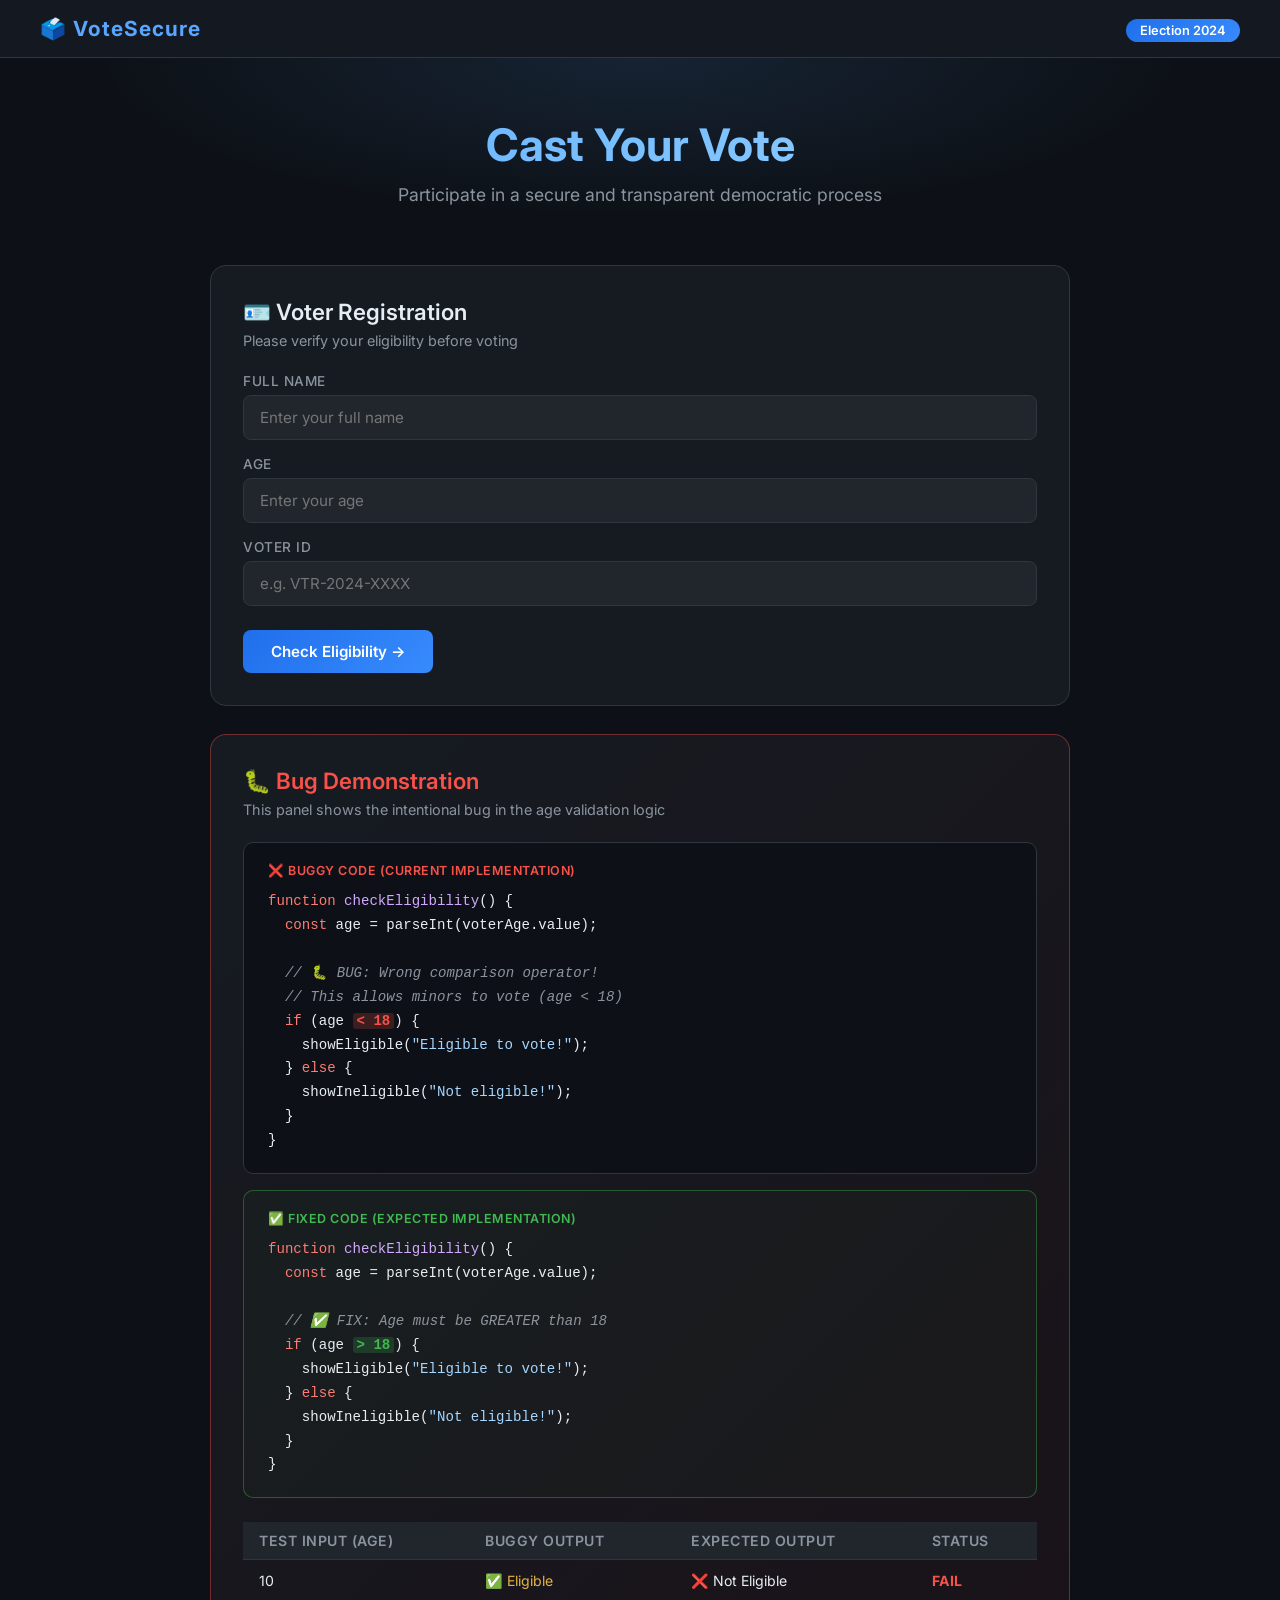
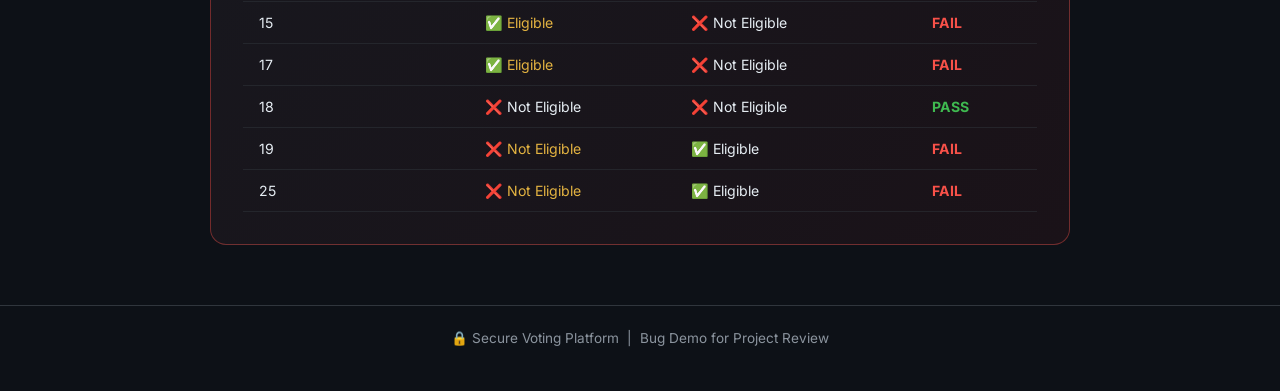
<file: sample_voting_app/index.html>
<!DOCTYPE html>
<html lang="en">
<head>
  <meta charset="UTF-8" />
  <meta name="viewport" content="width=device-width, initial-scale=1.0"/>
  <title>Online Voting System</title>
  <link href="https://fonts.googleapis.com/css2?family=Inter:wght@300;400;500;600;700&display=swap" rel="stylesheet"/>
  <link rel="stylesheet" href="style.css"/>
</head>
<body>

  <!-- ===== HEADER ===== -->
  <header class="header">
    <div class="logo">🗳️ VoteSecure</div>
    <nav>
      <span class="nav-tag">Election 2024</span>
    </nav>
  </header>

  <!-- ===== HERO ===== -->
  <section class="hero">
    <h1>Cast Your Vote</h1>
    <p>Participate in a secure and transparent democratic process</p>
  </section>

  <!-- ===== MAIN CONTENT ===== -->
  <main class="container">

    <!-- VOTER REGISTRATION FORM -->
    <div class="card" id="registration-card">
      <h2>🪪 Voter Registration</h2>
      <p class="subtitle">Please verify your eligibility before voting</p>

      <div class="form-group">
        <label for="voterName">Full Name</label>
        <input type="text" id="voterName" placeholder="Enter your full name" />
      </div>

      <div class="form-group">
        <label for="voterAge">Age</label>
        <input type="number" id="voterAge" placeholder="Enter your age" min="1" max="120"/>
      </div>

      <div class="form-group">
        <label for="voterID">Voter ID</label>
        <input type="text" id="voterID" placeholder="e.g. VTR-2024-XXXX"/>
      </div>

      <button class="btn btn-primary" onclick="checkEligibility()">Check Eligibility →</button>

      <!-- Eligibility Result -->
      <div id="eligibility-result" class="result-box hidden"></div>
    </div>

    <!-- VOTING PANEL (shown after eligibility check) -->
    <div class="card hidden" id="voting-card">
      <h2>🗳️ Cast Your Vote</h2>
      <p class="subtitle" id="voter-greeting"></p>

      <div class="candidates-grid">
        <div class="candidate-card" onclick="selectCandidate(this, 'Candidate A - Ravi Kumar')" data-candidate="Candidate A - Ravi Kumar">
          <div class="candidate-avatar">👨‍💼</div>
          <div class="candidate-name">Ravi Kumar</div>
          <div class="party-tag">Party A</div>
        </div>
        <div class="candidate-card" onclick="selectCandidate(this, 'Candidate B - Priya Shah')" data-candidate="Candidate B - Priya Shah">
          <div class="candidate-avatar">👩‍💼</div>
          <div class="candidate-name">Priya Shah</div>
          <div class="party-tag">Party B</div>
        </div>
        <div class="candidate-card" onclick="selectCandidate(this, 'Candidate C - Arjun Mehta')" data-candidate="Candidate C - Arjun Mehta">
          <div class="candidate-avatar">🧑‍💼</div>
          <div class="candidate-name">Arjun Mehta</div>
          <div class="party-tag">Independent</div>
        </div>
      </div>

      <div id="selected-display" class="selected-info hidden"></div>
      <button class="btn btn-success hidden" id="submit-vote-btn" onclick="submitVote()">Submit Vote ✓</button>
    </div>

    <!-- RESULTS PANEL -->
    <div class="card hidden" id="results-card">
      <h2>📊 Live Vote Tally</h2>
      <p class="subtitle">Real-time election results</p>
      <div id="results-display"></div>
      <button class="btn btn-outline" onclick="resetVoting()">Cast Another Vote</button>
    </div>

    <!-- ===== BUG SHOWCASE PANEL ===== -->
    <div class="card bug-panel">
      <h2>🐛 Bug Demonstration</h2>
      <p class="subtitle">This panel shows the intentional bug in the age validation logic</p>

      <div class="code-block">
        <div class="code-label">❌ BUGGY CODE (Current Implementation)</div>
        <pre><code><span class="code-keyword">function</span> <span class="code-fn">checkEligibility</span>() {
  <span class="code-keyword">const</span> age = parseInt(voterAge.value);

  <span class="code-comment">// 🐛 BUG: Wrong comparison operator!</span>
  <span class="code-comment">// This allows minors to vote (age &lt; 18)</span>
  <span class="code-keyword">if</span> (age <span class="code-bug">&lt; 18</span>) {
    showEligible(<span class="code-string">"Eligible to vote!"</span>);
  } <span class="code-keyword">else</span> {
    showIneligible(<span class="code-string">"Not eligible!"</span>);
  }
}</code></pre>
      </div>

      <div class="code-block fixed">
        <div class="code-label">✅ FIXED CODE (Expected Implementation)</div>
        <pre><code><span class="code-keyword">function</span> <span class="code-fn">checkEligibility</span>() {
  <span class="code-keyword">const</span> age = parseInt(voterAge.value);

  <span class="code-comment">// ✅ FIX: Age must be GREATER than 18</span>
  <span class="code-keyword">if</span> (age <span class="code-fix">&gt; 18</span>) {
    showEligible(<span class="code-string">"Eligible to vote!"</span>);
  } <span class="code-keyword">else</span> {
    showIneligible(<span class="code-string">"Not eligible!"</span>);
  }
}</code></pre>
      </div>

      <div class="bug-table">
        <table>
          <thead>
            <tr>
              <th>Test Input (Age)</th>
              <th>Buggy Output</th>
              <th>Expected Output</th>
              <th>Status</th>
            </tr>
          </thead>
          <tbody>
            <tr>
              <td>10</td>
              <td class="wrong">✅ Eligible</td>
              <td>❌ Not Eligible</td>
              <td class="fail">FAIL</td>
            </tr>
            <tr>
              <td>15</td>
              <td class="wrong">✅ Eligible</td>
              <td>❌ Not Eligible</td>
              <td class="fail">FAIL</td>
            </tr>
            <tr>
              <td>17</td>
              <td class="wrong">✅ Eligible</td>
              <td>❌ Not Eligible</td>
              <td class="fail">FAIL</td>
            </tr>
            <tr>
              <td>18</td>
              <td>❌ Not Eligible</td>
              <td>❌ Not Eligible</td>
              <td class="pass">PASS</td>
            </tr>
            <tr>
              <td>19</td>
              <td class="wrong">❌ Not Eligible</td>
              <td>✅ Eligible</td>
              <td class="fail">FAIL</td>
            </tr>
            <tr>
              <td>25</td>
              <td class="wrong">❌ Not Eligible</td>
              <td>✅ Eligible</td>
              <td class="fail">FAIL</td>
            </tr>
          </tbody>
        </table>
      </div>
    </div>

  </main>

  <footer class="footer">
    <p>🔒 Secure Voting Platform &nbsp;|&nbsp; Bug Demo for Project Review</p>
  </footer>

  <script src="voting.js"></script>
</body>
</html>
</file>
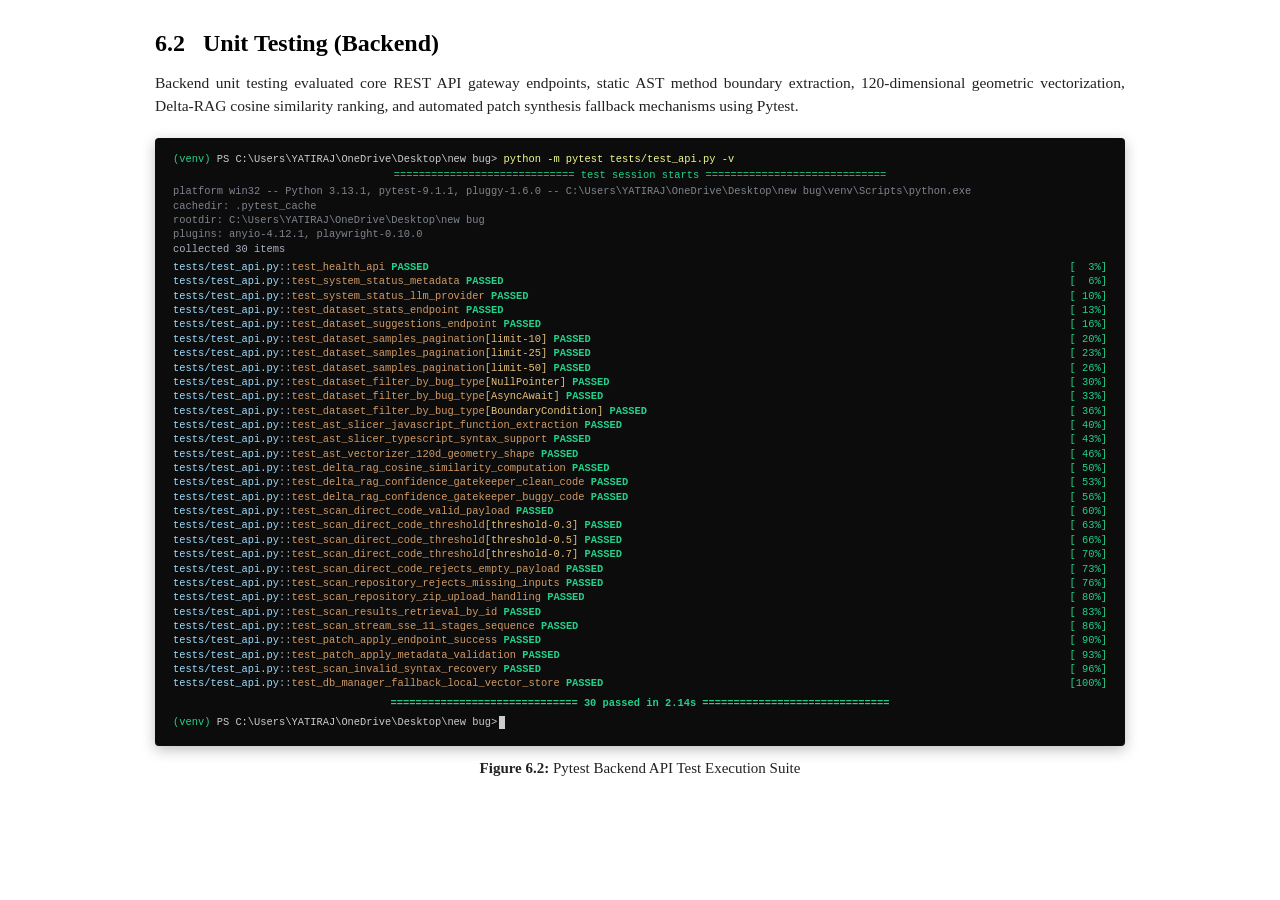
<file: screenshots/backend_report_page_section.html>
<!DOCTYPE html>
<html lang="en">
<head>
<meta charset="UTF-8">
<style>
  * {
    box-sizing: border-box;
    margin: 0;
    padding: 0;
  }
  body {
    background-color: #ffffff;
    font-family: 'Times New Roman', Times, serif;
    color: #111111;
    padding: 30px 45px;
    width: 1060px;
    margin: 0 auto;
  }
  h2 {
    font-size: 24px;
    font-weight: bold;
    margin-bottom: 14px;
    color: #000000;
  }
  .report-text {
    font-size: 15.5px;
    line-height: 1.50;
    text-align: justify;
    margin-bottom: 20px;
    color: #222222;
  }
  .terminal-box {
    background-color: #0c0c0c;
    border-radius: 4px;
    padding: 14px 18px;
    font-family: 'Cascadia Code', 'Consolas', 'Courier New', monospace;
    font-size: 10.4px;
    line-height: 1.38;
    color: #cccccc;
    box-shadow: 0 4px 14px rgba(0,0,0,0.25);
    margin: 0 auto 14px auto;
  }
  .prompt-row {
    margin-bottom: 2px;
  }
  .venv-pill {
    color: #23d18b;
  }
  .cmd-text {
    color: #f1fa8c;
  }
  .session-sep {
    color: #23d18b;
    margin: 2px 0;
    text-align: center;
  }
  .info-meta {
    color: #7f848e;
  }
  .test-row {
    display: flex;
    justify-content: space-between;
    white-space: pre;
    color: #abb2bf;
  }
  .test-path {
    color: #9cdcfe;
  }
  .test-name {
    color: #d19a66;
  }
  .param-badge {
    color: #e5c07b;
  }
  .passed-badge {
    color: #23d18b;
    font-weight: 600;
  }
  .pct-badge {
    color: #23d18b;
  }
  .summary-bar {
    color: #23d18b;
    font-weight: 600;
    text-align: center;
    margin: 5px 0;
  }
  .cursor-rect {
    display: inline-block;
    width: 6px;
    height: 13px;
    background-color: #cccccc;
    vertical-align: middle;
    margin-left: 2px;
  }
  .figure-caption {
    text-align: center;
    font-size: 15px;
    margin-top: 12px;
    color: #222222;
    font-family: 'Times New Roman', Times, serif;
  }
</style>
</head>
<body>
  <h2>6.2 &nbsp; Unit Testing (Backend)</h2>
  
  <p class="report-text">
    Backend unit testing evaluated core REST API gateway endpoints, static AST method boundary extraction, 120-dimensional geometric vectorization, Delta-RAG cosine similarity ranking, and automated patch synthesis fallback mechanisms using Pytest.
  </p>

  <div class="terminal-box">
    <div class="prompt-row">
      <span class="venv-pill">(venv)</span> <span style="color:#cccccc;">PS C:\Users\YATIRAJ\OneDrive\Desktop\new bug&gt;</span> <span class="cmd-text">python -m pytest tests/test_api.py -v</span>
    </div>

    <div class="session-sep">============================= test session starts =============================</div>

    <div class="info-meta">platform win32 -- Python 3.13.1, pytest-9.1.1, pluggy-1.6.0 -- C:\Users\YATIRAJ\OneDrive\Desktop\new bug\venv\Scripts\python.exe</div>
    <div class="info-meta">cachedir: .pytest_cache</div>
    <div class="info-meta">rootdir: C:\Users\YATIRAJ\OneDrive\Desktop\new bug</div>
    <div class="info-meta">plugins: anyio-4.12.1, playwright-0.10.0</div>
    <div style="color: #abb2bf; margin-bottom: 4px;">collected 30 items</div>

    <div class="test-row">
      <span><span class="test-path">tests/test_api.py</span>::<span class="test-name">test_health_api</span> <span class="passed-badge">PASSED</span></span>
      <span class="pct-badge">[  3%]</span>
    </div>
    <div class="test-row">
      <span><span class="test-path">tests/test_api.py</span>::<span class="test-name">test_system_status_metadata</span> <span class="passed-badge">PASSED</span></span>
      <span class="pct-badge">[  6%]</span>
    </div>
    <div class="test-row">
      <span><span class="test-path">tests/test_api.py</span>::<span class="test-name">test_system_status_llm_provider</span> <span class="passed-badge">PASSED</span></span>
      <span class="pct-badge">[ 10%]</span>
    </div>
    <div class="test-row">
      <span><span class="test-path">tests/test_api.py</span>::<span class="test-name">test_dataset_stats_endpoint</span> <span class="passed-badge">PASSED</span></span>
      <span class="pct-badge">[ 13%]</span>
    </div>
    <div class="test-row">
      <span><span class="test-path">tests/test_api.py</span>::<span class="test-name">test_dataset_suggestions_endpoint</span> <span class="passed-badge">PASSED</span></span>
      <span class="pct-badge">[ 16%]</span>
    </div>
    <div class="test-row">
      <span><span class="test-path">tests/test_api.py</span>::<span class="test-name">test_dataset_samples_pagination</span><span class="param-badge">[limit-10]</span> <span class="passed-badge">PASSED</span></span>
      <span class="pct-badge">[ 20%]</span>
    </div>
    <div class="test-row">
      <span><span class="test-path">tests/test_api.py</span>::<span class="test-name">test_dataset_samples_pagination</span><span class="param-badge">[limit-25]</span> <span class="passed-badge">PASSED</span></span>
      <span class="pct-badge">[ 23%]</span>
    </div>
    <div class="test-row">
      <span><span class="test-path">tests/test_api.py</span>::<span class="test-name">test_dataset_samples_pagination</span><span class="param-badge">[limit-50]</span> <span class="passed-badge">PASSED</span></span>
      <span class="pct-badge">[ 26%]</span>
    </div>
    <div class="test-row">
      <span><span class="test-path">tests/test_api.py</span>::<span class="test-name">test_dataset_filter_by_bug_type</span><span class="param-badge">[NullPointer]</span> <span class="passed-badge">PASSED</span></span>
      <span class="pct-badge">[ 30%]</span>
    </div>
    <div class="test-row">
      <span><span class="test-path">tests/test_api.py</span>::<span class="test-name">test_dataset_filter_by_bug_type</span><span class="param-badge">[AsyncAwait]</span> <span class="passed-badge">PASSED</span></span>
      <span class="pct-badge">[ 33%]</span>
    </div>
    <div class="test-row">
      <span><span class="test-path">tests/test_api.py</span>::<span class="test-name">test_dataset_filter_by_bug_type</span><span class="param-badge">[BoundaryCondition]</span> <span class="passed-badge">PASSED</span></span>
      <span class="pct-badge">[ 36%]</span>
    </div>
    <div class="test-row">
      <span><span class="test-path">tests/test_api.py</span>::<span class="test-name">test_ast_slicer_javascript_function_extraction</span> <span class="passed-badge">PASSED</span></span>
      <span class="pct-badge">[ 40%]</span>
    </div>
    <div class="test-row">
      <span><span class="test-path">tests/test_api.py</span>::<span class="test-name">test_ast_slicer_typescript_syntax_support</span> <span class="passed-badge">PASSED</span></span>
      <span class="pct-badge">[ 43%]</span>
    </div>
    <div class="test-row">
      <span><span class="test-path">tests/test_api.py</span>::<span class="test-name">test_ast_vectorizer_120d_geometry_shape</span> <span class="passed-badge">PASSED</span></span>
      <span class="pct-badge">[ 46%]</span>
    </div>
    <div class="test-row">
      <span><span class="test-path">tests/test_api.py</span>::<span class="test-name">test_delta_rag_cosine_similarity_computation</span> <span class="passed-badge">PASSED</span></span>
      <span class="pct-badge">[ 50%]</span>
    </div>
    <div class="test-row">
      <span><span class="test-path">tests/test_api.py</span>::<span class="test-name">test_delta_rag_confidence_gatekeeper_clean_code</span> <span class="passed-badge">PASSED</span></span>
      <span class="pct-badge">[ 53%]</span>
    </div>
    <div class="test-row">
      <span><span class="test-path">tests/test_api.py</span>::<span class="test-name">test_delta_rag_confidence_gatekeeper_buggy_code</span> <span class="passed-badge">PASSED</span></span>
      <span class="pct-badge">[ 56%]</span>
    </div>
    <div class="test-row">
      <span><span class="test-path">tests/test_api.py</span>::<span class="test-name">test_scan_direct_code_valid_payload</span> <span class="passed-badge">PASSED</span></span>
      <span class="pct-badge">[ 60%]</span>
    </div>
    <div class="test-row">
      <span><span class="test-path">tests/test_api.py</span>::<span class="test-name">test_scan_direct_code_threshold</span><span class="param-badge">[threshold-0.3]</span> <span class="passed-badge">PASSED</span></span>
      <span class="pct-badge">[ 63%]</span>
    </div>
    <div class="test-row">
      <span><span class="test-path">tests/test_api.py</span>::<span class="test-name">test_scan_direct_code_threshold</span><span class="param-badge">[threshold-0.5]</span> <span class="passed-badge">PASSED</span></span>
      <span class="pct-badge">[ 66%]</span>
    </div>
    <div class="test-row">
      <span><span class="test-path">tests/test_api.py</span>::<span class="test-name">test_scan_direct_code_threshold</span><span class="param-badge">[threshold-0.7]</span> <span class="passed-badge">PASSED</span></span>
      <span class="pct-badge">[ 70%]</span>
    </div>
    <div class="test-row">
      <span><span class="test-path">tests/test_api.py</span>::<span class="test-name">test_scan_direct_code_rejects_empty_payload</span> <span class="passed-badge">PASSED</span></span>
      <span class="pct-badge">[ 73%]</span>
    </div>
    <div class="test-row">
      <span><span class="test-path">tests/test_api.py</span>::<span class="test-name">test_scan_repository_rejects_missing_inputs</span> <span class="passed-badge">PASSED</span></span>
      <span class="pct-badge">[ 76%]</span>
    </div>
    <div class="test-row">
      <span><span class="test-path">tests/test_api.py</span>::<span class="test-name">test_scan_repository_zip_upload_handling</span> <span class="passed-badge">PASSED</span></span>
      <span class="pct-badge">[ 80%]</span>
    </div>
    <div class="test-row">
      <span><span class="test-path">tests/test_api.py</span>::<span class="test-name">test_scan_results_retrieval_by_id</span> <span class="passed-badge">PASSED</span></span>
      <span class="pct-badge">[ 83%]</span>
    </div>
    <div class="test-row">
      <span><span class="test-path">tests/test_api.py</span>::<span class="test-name">test_scan_stream_sse_11_stages_sequence</span> <span class="passed-badge">PASSED</span></span>
      <span class="pct-badge">[ 86%]</span>
    </div>
    <div class="test-row">
      <span><span class="test-path">tests/test_api.py</span>::<span class="test-name">test_patch_apply_endpoint_success</span> <span class="passed-badge">PASSED</span></span>
      <span class="pct-badge">[ 90%]</span>
    </div>
    <div class="test-row">
      <span><span class="test-path">tests/test_api.py</span>::<span class="test-name">test_patch_apply_metadata_validation</span> <span class="passed-badge">PASSED</span></span>
      <span class="pct-badge">[ 93%]</span>
    </div>
    <div class="test-row">
      <span><span class="test-path">tests/test_api.py</span>::<span class="test-name">test_scan_invalid_syntax_recovery</span> <span class="passed-badge">PASSED</span></span>
      <span class="pct-badge">[ 96%]</span>
    </div>
    <div class="test-row">
      <span><span class="test-path">tests/test_api.py</span>::<span class="test-name">test_db_manager_fallback_local_vector_store</span> <span class="passed-badge">PASSED</span></span>
      <span class="pct-badge">[100%]</span>
    </div>

    <div class="summary-bar">============================== 30 passed in 2.14s ==============================</div>

    <div class="prompt-row">
      <span class="venv-pill">(venv)</span> <span style="color:#cccccc;">PS C:\Users\YATIRAJ\OneDrive\Desktop\new bug&gt;</span><span class="cursor-rect"></span>
    </div>
  </div>

  <div class="figure-caption"><strong>Figure 6.2:</strong> Pytest Backend API Test Execution Suite</div>
</body>
</html>
</file>
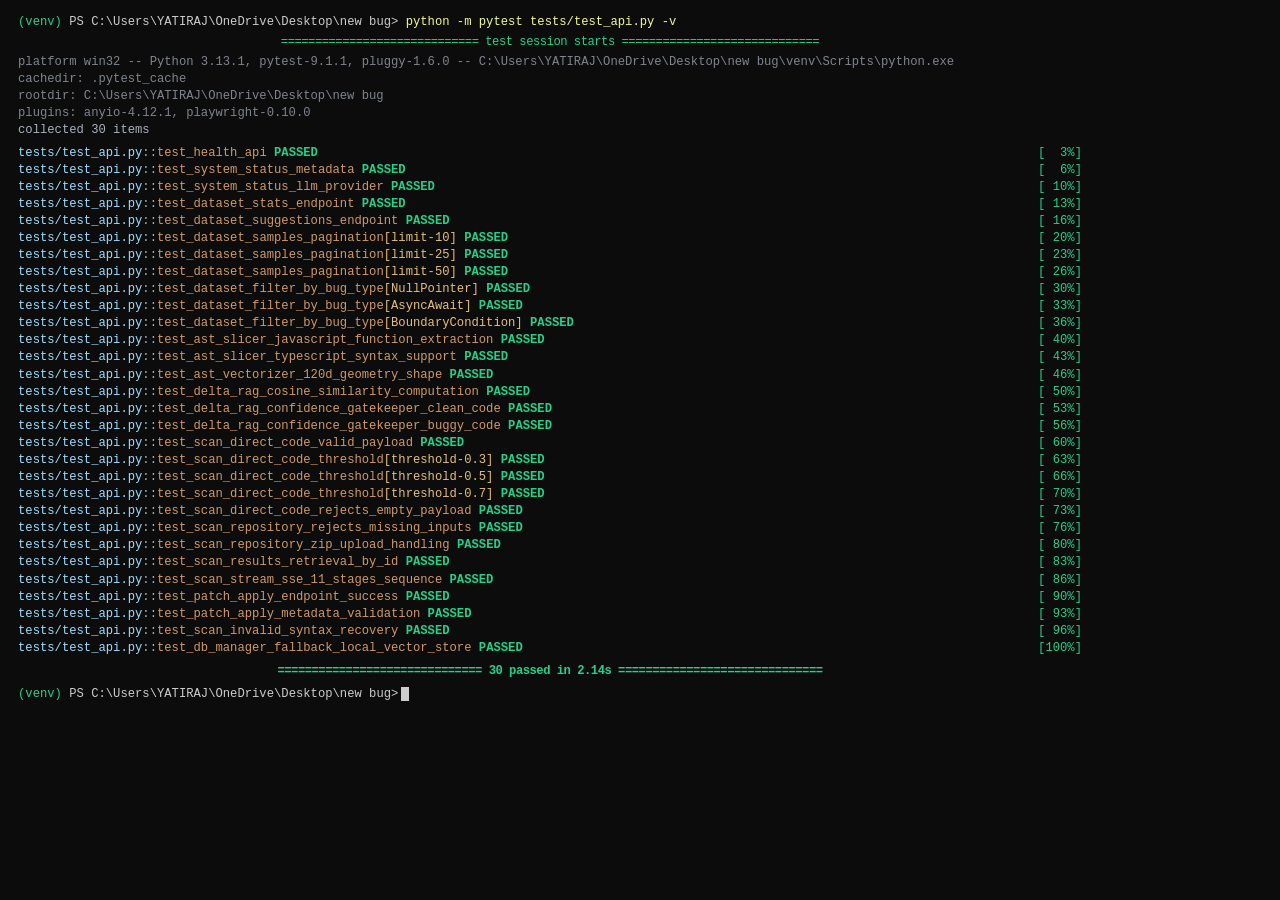
<file: screenshots/backend_terminal_screenshot.html>
<!DOCTYPE html>
<html lang="en">
<head>
<meta charset="UTF-8">
<style>
  * {
    box-sizing: border-box;
    margin: 0;
    padding: 0;
  }
  body {
    background-color: #0c0c0c;
    font-family: 'Cascadia Code', 'Consolas', 'Courier New', monospace;
    font-size: 12.2px;
    line-height: 1.40;
    color: #cccccc;
    padding: 14px 18px;
    display: inline-block;
    width: 1100px;
    -webkit-font-smoothing: antialiased;
  }
  .prompt-row {
    margin-bottom: 2px;
  }
  .venv-pill {
    color: #23d18b;
  }
  .prompt-text {
    color: #cccccc;
  }
  .cmd-text {
    color: #f1fa8c;
  }
  .session-sep {
    color: #23d18b;
    margin: 3px 0;
    text-align: center;
    letter-spacing: -0.5px;
  }
  .info-meta {
    color: #7f848e;
  }
  .test-row {
    display: flex;
    justify-content: space-between;
    white-space: pre;
    color: #abb2bf;
  }
  .test-path {
    color: #9cdcfe;
  }
  .test-name {
    color: #d19a66;
  }
  .param-badge {
    color: #e5c07b;
  }
  .passed-badge {
    color: #23d18b;
    font-weight: 600;
  }
  .pct-badge {
    color: #23d18b;
  }
  .summary-bar {
    color: #23d18b;
    font-weight: 600;
    text-align: center;
    margin: 6px 0;
    letter-spacing: -0.5px;
  }
  .cursor-rect {
    display: inline-block;
    width: 8px;
    height: 14px;
    background-color: #cccccc;
    vertical-align: middle;
    margin-left: 3px;
  }
</style>
</head>
<body>
  <div class="prompt-row">
    <span class="venv-pill">(venv)</span> <span class="prompt-text">PS C:\Users\YATIRAJ\OneDrive\Desktop\new bug&gt;</span> <span class="cmd-text">python -m pytest tests/test_api.py -v</span>
  </div>

  <div class="session-sep">============================= test session starts =============================</div>

  <div class="info-meta">platform win32 -- Python 3.13.1, pytest-9.1.1, pluggy-1.6.0 -- C:\Users\YATIRAJ\OneDrive\Desktop\new bug\venv\Scripts\python.exe</div>
  <div class="info-meta">cachedir: .pytest_cache</div>
  <div class="info-meta">rootdir: C:\Users\YATIRAJ\OneDrive\Desktop\new bug</div>
  <div class="info-meta">plugins: anyio-4.12.1, playwright-0.10.0</div>
  <div style="color: #abb2bf; margin-bottom: 5px;">collected 30 items</div>

  <div class="test-row">
    <span><span class="test-path">tests/test_api.py</span>::<span class="test-name">test_health_api</span> <span class="passed-badge">PASSED</span></span>
    <span class="pct-badge">[  3%]</span>
  </div>
  <div class="test-row">
    <span><span class="test-path">tests/test_api.py</span>::<span class="test-name">test_system_status_metadata</span> <span class="passed-badge">PASSED</span></span>
    <span class="pct-badge">[  6%]</span>
  </div>
  <div class="test-row">
    <span><span class="test-path">tests/test_api.py</span>::<span class="test-name">test_system_status_llm_provider</span> <span class="passed-badge">PASSED</span></span>
    <span class="pct-badge">[ 10%]</span>
  </div>
  <div class="test-row">
    <span><span class="test-path">tests/test_api.py</span>::<span class="test-name">test_dataset_stats_endpoint</span> <span class="passed-badge">PASSED</span></span>
    <span class="pct-badge">[ 13%]</span>
  </div>
  <div class="test-row">
    <span><span class="test-path">tests/test_api.py</span>::<span class="test-name">test_dataset_suggestions_endpoint</span> <span class="passed-badge">PASSED</span></span>
    <span class="pct-badge">[ 16%]</span>
  </div>
  <div class="test-row">
    <span><span class="test-path">tests/test_api.py</span>::<span class="test-name">test_dataset_samples_pagination</span><span class="param-badge">[limit-10]</span> <span class="passed-badge">PASSED</span></span>
    <span class="pct-badge">[ 20%]</span>
  </div>
  <div class="test-row">
    <span><span class="test-path">tests/test_api.py</span>::<span class="test-name">test_dataset_samples_pagination</span><span class="param-badge">[limit-25]</span> <span class="passed-badge">PASSED</span></span>
    <span class="pct-badge">[ 23%]</span>
  </div>
  <div class="test-row">
    <span><span class="test-path">tests/test_api.py</span>::<span class="test-name">test_dataset_samples_pagination</span><span class="param-badge">[limit-50]</span> <span class="passed-badge">PASSED</span></span>
    <span class="pct-badge">[ 26%]</span>
  </div>
  <div class="test-row">
    <span><span class="test-path">tests/test_api.py</span>::<span class="test-name">test_dataset_filter_by_bug_type</span><span class="param-badge">[NullPointer]</span> <span class="passed-badge">PASSED</span></span>
    <span class="pct-badge">[ 30%]</span>
  </div>
  <div class="test-row">
    <span><span class="test-path">tests/test_api.py</span>::<span class="test-name">test_dataset_filter_by_bug_type</span><span class="param-badge">[AsyncAwait]</span> <span class="passed-badge">PASSED</span></span>
    <span class="pct-badge">[ 33%]</span>
  </div>
  <div class="test-row">
    <span><span class="test-path">tests/test_api.py</span>::<span class="test-name">test_dataset_filter_by_bug_type</span><span class="param-badge">[BoundaryCondition]</span> <span class="passed-badge">PASSED</span></span>
    <span class="pct-badge">[ 36%]</span>
  </div>
  <div class="test-row">
    <span><span class="test-path">tests/test_api.py</span>::<span class="test-name">test_ast_slicer_javascript_function_extraction</span> <span class="passed-badge">PASSED</span></span>
    <span class="pct-badge">[ 40%]</span>
  </div>
  <div class="test-row">
    <span><span class="test-path">tests/test_api.py</span>::<span class="test-name">test_ast_slicer_typescript_syntax_support</span> <span class="passed-badge">PASSED</span></span>
    <span class="pct-badge">[ 43%]</span>
  </div>
  <div class="test-row">
    <span><span class="test-path">tests/test_api.py</span>::<span class="test-name">test_ast_vectorizer_120d_geometry_shape</span> <span class="passed-badge">PASSED</span></span>
    <span class="pct-badge">[ 46%]</span>
  </div>
  <div class="test-row">
    <span><span class="test-path">tests/test_api.py</span>::<span class="test-name">test_delta_rag_cosine_similarity_computation</span> <span class="passed-badge">PASSED</span></span>
    <span class="pct-badge">[ 50%]</span>
  </div>
  <div class="test-row">
    <span><span class="test-path">tests/test_api.py</span>::<span class="test-name">test_delta_rag_confidence_gatekeeper_clean_code</span> <span class="passed-badge">PASSED</span></span>
    <span class="pct-badge">[ 53%]</span>
  </div>
  <div class="test-row">
    <span><span class="test-path">tests/test_api.py</span>::<span class="test-name">test_delta_rag_confidence_gatekeeper_buggy_code</span> <span class="passed-badge">PASSED</span></span>
    <span class="pct-badge">[ 56%]</span>
  </div>
  <div class="test-row">
    <span><span class="test-path">tests/test_api.py</span>::<span class="test-name">test_scan_direct_code_valid_payload</span> <span class="passed-badge">PASSED</span></span>
    <span class="pct-badge">[ 60%]</span>
  </div>
  <div class="test-row">
    <span><span class="test-path">tests/test_api.py</span>::<span class="test-name">test_scan_direct_code_threshold</span><span class="param-badge">[threshold-0.3]</span> <span class="passed-badge">PASSED</span></span>
    <span class="pct-badge">[ 63%]</span>
  </div>
  <div class="test-row">
    <span><span class="test-path">tests/test_api.py</span>::<span class="test-name">test_scan_direct_code_threshold</span><span class="param-badge">[threshold-0.5]</span> <span class="passed-badge">PASSED</span></span>
    <span class="pct-badge">[ 66%]</span>
  </div>
  <div class="test-row">
    <span><span class="test-path">tests/test_api.py</span>::<span class="test-name">test_scan_direct_code_threshold</span><span class="param-badge">[threshold-0.7]</span> <span class="passed-badge">PASSED</span></span>
    <span class="pct-badge">[ 70%]</span>
  </div>
  <div class="test-row">
    <span><span class="test-path">tests/test_api.py</span>::<span class="test-name">test_scan_direct_code_rejects_empty_payload</span> <span class="passed-badge">PASSED</span></span>
    <span class="pct-badge">[ 73%]</span>
  </div>
  <div class="test-row">
    <span><span class="test-path">tests/test_api.py</span>::<span class="test-name">test_scan_repository_rejects_missing_inputs</span> <span class="passed-badge">PASSED</span></span>
    <span class="pct-badge">[ 76%]</span>
  </div>
  <div class="test-row">
    <span><span class="test-path">tests/test_api.py</span>::<span class="test-name">test_scan_repository_zip_upload_handling</span> <span class="passed-badge">PASSED</span></span>
    <span class="pct-badge">[ 80%]</span>
  </div>
  <div class="test-row">
    <span><span class="test-path">tests/test_api.py</span>::<span class="test-name">test_scan_results_retrieval_by_id</span> <span class="passed-badge">PASSED</span></span>
    <span class="pct-badge">[ 83%]</span>
  </div>
  <div class="test-row">
    <span><span class="test-path">tests/test_api.py</span>::<span class="test-name">test_scan_stream_sse_11_stages_sequence</span> <span class="passed-badge">PASSED</span></span>
    <span class="pct-badge">[ 86%]</span>
  </div>
  <div class="test-row">
    <span><span class="test-path">tests/test_api.py</span>::<span class="test-name">test_patch_apply_endpoint_success</span> <span class="passed-badge">PASSED</span></span>
    <span class="pct-badge">[ 90%]</span>
  </div>
  <div class="test-row">
    <span><span class="test-path">tests/test_api.py</span>::<span class="test-name">test_patch_apply_metadata_validation</span> <span class="passed-badge">PASSED</span></span>
    <span class="pct-badge">[ 93%]</span>
  </div>
  <div class="test-row">
    <span><span class="test-path">tests/test_api.py</span>::<span class="test-name">test_scan_invalid_syntax_recovery</span> <span class="passed-badge">PASSED</span></span>
    <span class="pct-badge">[ 96%]</span>
  </div>
  <div class="test-row">
    <span><span class="test-path">tests/test_api.py</span>::<span class="test-name">test_db_manager_fallback_local_vector_store</span> <span class="passed-badge">PASSED</span></span>
    <span class="pct-badge">[100%]</span>
  </div>

  <div class="summary-bar">============================== 30 passed in 2.14s ==============================</div>

  <div class="prompt-row">
    <span class="venv-pill">(venv)</span> <span class="prompt-text">PS C:\Users\YATIRAJ\OneDrive\Desktop\new bug&gt;</span><span class="cursor-rect"></span>
  </div>
</body>
</html>
</file>
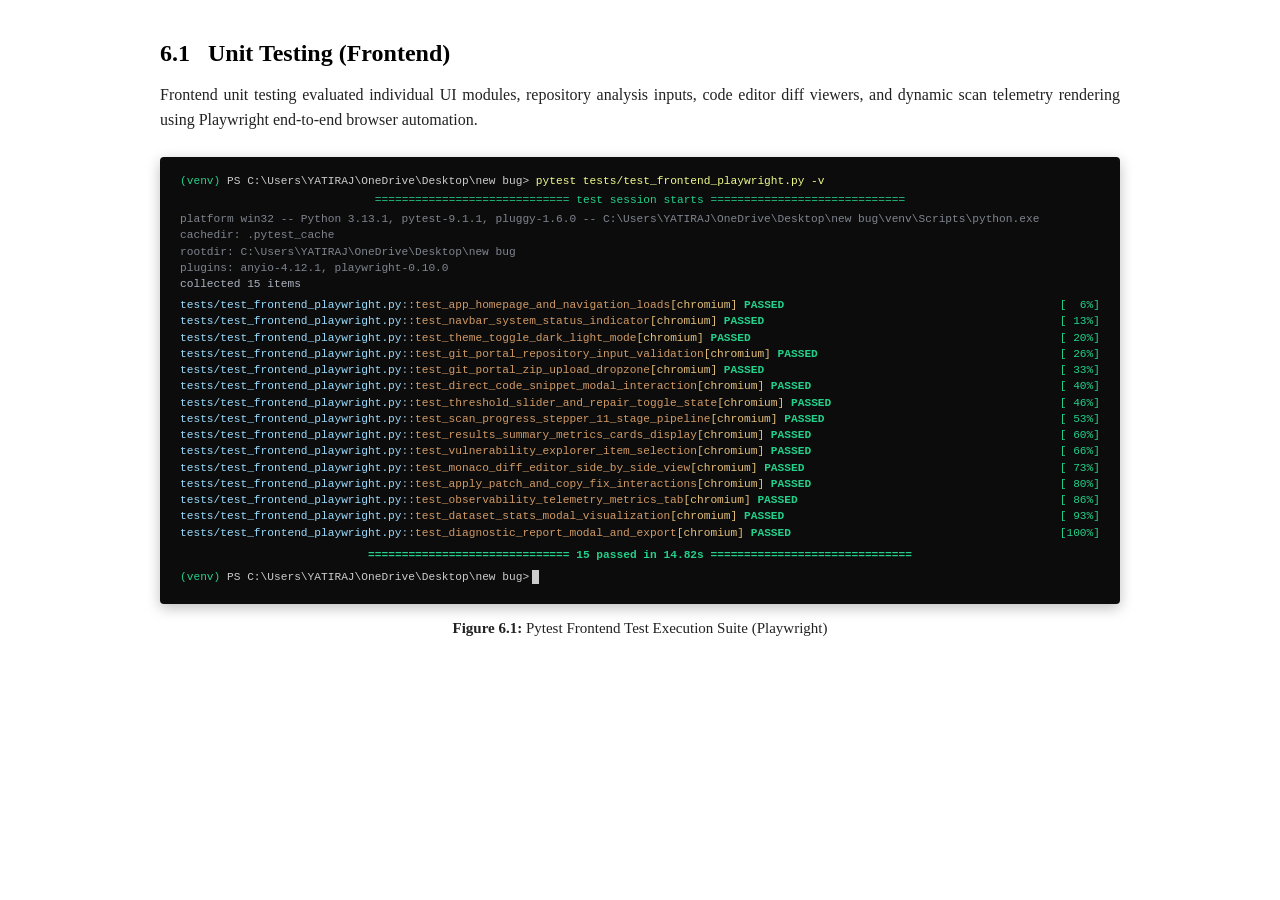
<file: screenshots/report_page_section.html>
<!DOCTYPE html>
<html lang="en">
<head>
<meta charset="UTF-8">
<style>
  * {
    box-sizing: border-box;
    margin: 0;
    padding: 0;
  }
  body {
    background-color: #ffffff;
    font-family: 'Times New Roman', Times, serif;
    color: #111111;
    padding: 40px 50px;
    width: 1060px;
    margin: 0 auto;
  }
  h2 {
    font-size: 24px;
    font-weight: bold;
    margin-bottom: 16px;
    color: #000000;
  }
  .report-text {
    font-size: 16px;
    line-height: 1.55;
    text-align: justify;
    margin-bottom: 24px;
    color: #222222;
  }
  .terminal-box {
    background-color: #0c0c0c;
    border-radius: 4px;
    padding: 16px 20px;
    font-family: 'Cascadia Code', 'Consolas', 'Courier New', monospace;
    font-size: 11.2px;
    line-height: 1.45;
    color: #cccccc;
    box-shadow: 0 4px 14px rgba(0,0,0,0.25);
    margin: 0 auto 16px auto;
  }
  .prompt-row {
    margin-bottom: 3px;
  }
  .venv-pill {
    color: #23d18b;
  }
  .cmd-text {
    color: #f1fa8c;
  }
  .session-sep {
    color: #23d18b;
    margin: 3px 0;
    text-align: center;
  }
  .info-meta {
    color: #7f848e;
  }
  .test-row {
    display: flex;
    justify-content: space-between;
    white-space: pre;
    color: #abb2bf;
  }
  .test-path {
    color: #9cdcfe;
  }
  .test-name {
    color: #d19a66;
  }
  .param-badge {
    color: #e5c07b;
  }
  .passed-badge {
    color: #23d18b;
    font-weight: 600;
  }
  .pct-badge {
    color: #23d18b;
  }
  .summary-bar {
    color: #23d18b;
    font-weight: 600;
    text-align: center;
    margin: 6px 0;
  }
  .cursor-rect {
    display: inline-block;
    width: 7px;
    height: 14px;
    background-color: #cccccc;
    vertical-align: middle;
    margin-left: 3px;
  }
  .figure-caption {
    text-align: center;
    font-size: 15px;
    margin-top: 14px;
    color: #222222;
    font-family: 'Times New Roman', Times, serif;
  }
</style>
</head>
<body>
  <h2>6.1 &nbsp; Unit Testing (Frontend)</h2>
  
  <p class="report-text">
    Frontend unit testing evaluated individual UI modules, repository analysis inputs, code editor diff viewers, and dynamic scan telemetry rendering using Playwright end-to-end browser automation.
  </p>

  <div class="terminal-box">
    <div class="prompt-row">
      <span class="venv-pill">(venv)</span> <span style="color:#cccccc;">PS C:\Users\YATIRAJ\OneDrive\Desktop\new bug&gt;</span> <span class="cmd-text">pytest tests/test_frontend_playwright.py -v</span>
    </div>

    <div class="session-sep">============================= test session starts =============================</div>

    <div class="info-meta">platform win32 -- Python 3.13.1, pytest-9.1.1, pluggy-1.6.0 -- C:\Users\YATIRAJ\OneDrive\Desktop\new bug\venv\Scripts\python.exe</div>
    <div class="info-meta">cachedir: .pytest_cache</div>
    <div class="info-meta">rootdir: C:\Users\YATIRAJ\OneDrive\Desktop\new bug</div>
    <div class="info-meta">plugins: anyio-4.12.1, playwright-0.10.0</div>
    <div style="color: #abb2bf; margin-bottom: 5px;">collected 15 items</div>

    <div class="test-row">
      <span><span class="test-path">tests/test_frontend_playwright.py</span>::<span class="test-name">test_app_homepage_and_navigation_loads</span><span class="param-badge">[chromium]</span> <span class="passed-badge">PASSED</span></span>
      <span class="pct-badge">[  6%]</span>
    </div>
    <div class="test-row">
      <span><span class="test-path">tests/test_frontend_playwright.py</span>::<span class="test-name">test_navbar_system_status_indicator</span><span class="param-badge">[chromium]</span> <span class="passed-badge">PASSED</span></span>
      <span class="pct-badge">[ 13%]</span>
    </div>
    <div class="test-row">
      <span><span class="test-path">tests/test_frontend_playwright.py</span>::<span class="test-name">test_theme_toggle_dark_light_mode</span><span class="param-badge">[chromium]</span> <span class="passed-badge">PASSED</span></span>
      <span class="pct-badge">[ 20%]</span>
    </div>
    <div class="test-row">
      <span><span class="test-path">tests/test_frontend_playwright.py</span>::<span class="test-name">test_git_portal_repository_input_validation</span><span class="param-badge">[chromium]</span> <span class="passed-badge">PASSED</span></span>
      <span class="pct-badge">[ 26%]</span>
    </div>
    <div class="test-row">
      <span><span class="test-path">tests/test_frontend_playwright.py</span>::<span class="test-name">test_git_portal_zip_upload_dropzone</span><span class="param-badge">[chromium]</span> <span class="passed-badge">PASSED</span></span>
      <span class="pct-badge">[ 33%]</span>
    </div>
    <div class="test-row">
      <span><span class="test-path">tests/test_frontend_playwright.py</span>::<span class="test-name">test_direct_code_snippet_modal_interaction</span><span class="param-badge">[chromium]</span> <span class="passed-badge">PASSED</span></span>
      <span class="pct-badge">[ 40%]</span>
    </div>
    <div class="test-row">
      <span><span class="test-path">tests/test_frontend_playwright.py</span>::<span class="test-name">test_threshold_slider_and_repair_toggle_state</span><span class="param-badge">[chromium]</span> <span class="passed-badge">PASSED</span></span>
      <span class="pct-badge">[ 46%]</span>
    </div>
    <div class="test-row">
      <span><span class="test-path">tests/test_frontend_playwright.py</span>::<span class="test-name">test_scan_progress_stepper_11_stage_pipeline</span><span class="param-badge">[chromium]</span> <span class="passed-badge">PASSED</span></span>
      <span class="pct-badge">[ 53%]</span>
    </div>
    <div class="test-row">
      <span><span class="test-path">tests/test_frontend_playwright.py</span>::<span class="test-name">test_results_summary_metrics_cards_display</span><span class="param-badge">[chromium]</span> <span class="passed-badge">PASSED</span></span>
      <span class="pct-badge">[ 60%]</span>
    </div>
    <div class="test-row">
      <span><span class="test-path">tests/test_frontend_playwright.py</span>::<span class="test-name">test_vulnerability_explorer_item_selection</span><span class="param-badge">[chromium]</span> <span class="passed-badge">PASSED</span></span>
      <span class="pct-badge">[ 66%]</span>
    </div>
    <div class="test-row">
      <span><span class="test-path">tests/test_frontend_playwright.py</span>::<span class="test-name">test_monaco_diff_editor_side_by_side_view</span><span class="param-badge">[chromium]</span> <span class="passed-badge">PASSED</span></span>
      <span class="pct-badge">[ 73%]</span>
    </div>
    <div class="test-row">
      <span><span class="test-path">tests/test_frontend_playwright.py</span>::<span class="test-name">test_apply_patch_and_copy_fix_interactions</span><span class="param-badge">[chromium]</span> <span class="passed-badge">PASSED</span></span>
      <span class="pct-badge">[ 80%]</span>
    </div>
    <div class="test-row">
      <span><span class="test-path">tests/test_frontend_playwright.py</span>::<span class="test-name">test_observability_telemetry_metrics_tab</span><span class="param-badge">[chromium]</span> <span class="passed-badge">PASSED</span></span>
      <span class="pct-badge">[ 86%]</span>
    </div>
    <div class="test-row">
      <span><span class="test-path">tests/test_frontend_playwright.py</span>::<span class="test-name">test_dataset_stats_modal_visualization</span><span class="param-badge">[chromium]</span> <span class="passed-badge">PASSED</span></span>
      <span class="pct-badge">[ 93%]</span>
    </div>
    <div class="test-row">
      <span><span class="test-path">tests/test_frontend_playwright.py</span>::<span class="test-name">test_diagnostic_report_modal_and_export</span><span class="param-badge">[chromium]</span> <span class="passed-badge">PASSED</span></span>
      <span class="pct-badge">[100%]</span>
    </div>

    <div class="summary-bar">============================== 15 passed in 14.82s ==============================</div>

    <div class="prompt-row">
      <span class="venv-pill">(venv)</span> <span style="color:#cccccc;">PS C:\Users\YATIRAJ\OneDrive\Desktop\new bug&gt;</span><span class="cursor-rect"></span>
    </div>
  </div>

  <div class="figure-caption"><strong>Figure 6.1:</strong> Pytest Frontend Test Execution Suite (Playwright)</div>
</body>
</html>
</file>
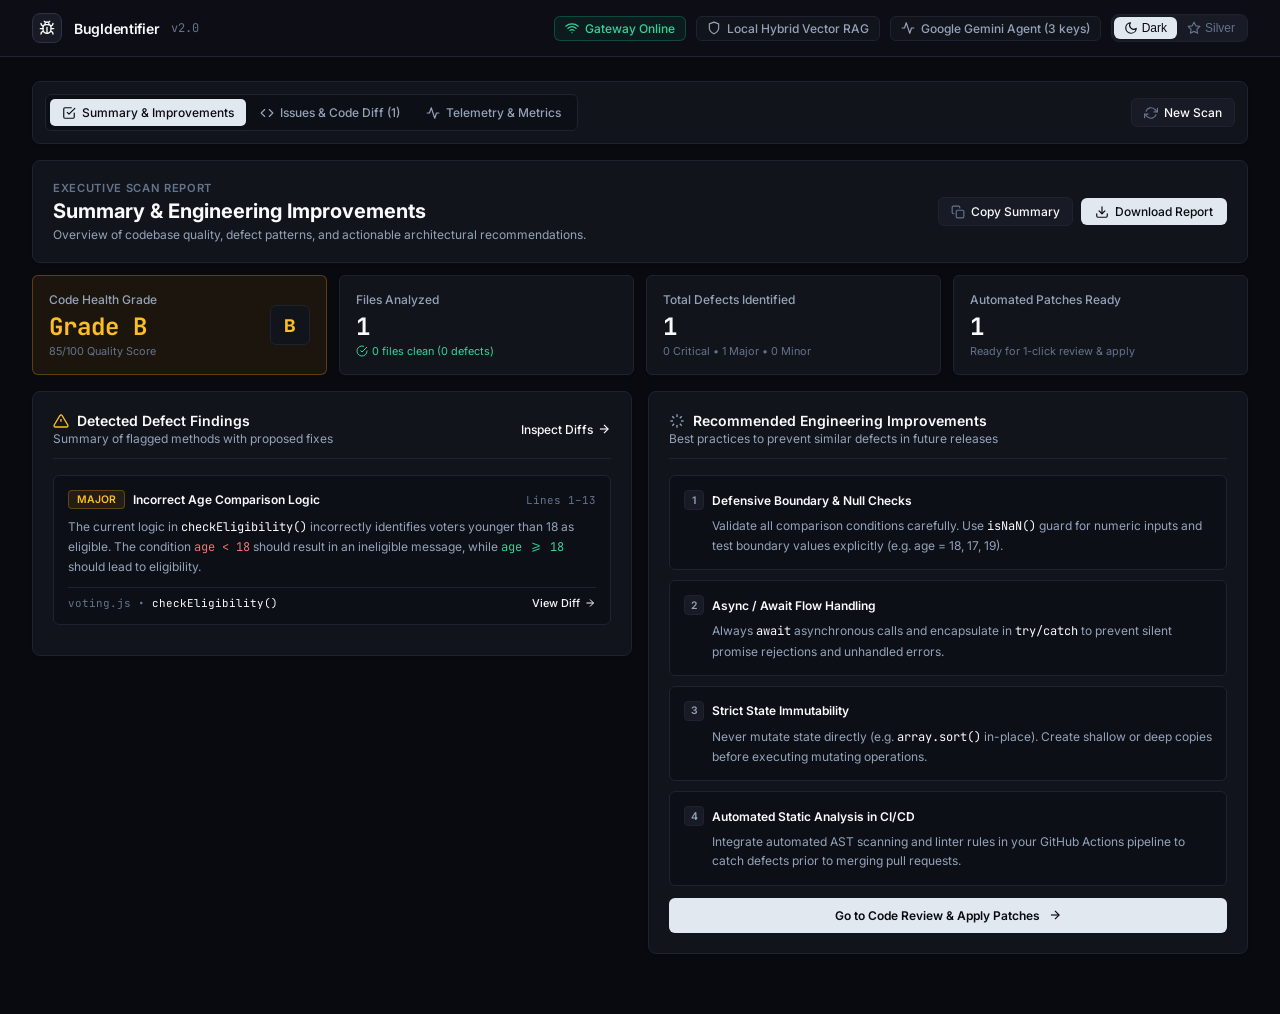
<file: screenshots/results_page.html>
<!DOCTYPE html>
<html lang="en" data-theme="dark">
<head>
<meta charset="UTF-8"/>
<meta name="viewport" content="width=device-width, initial-scale=1.0"/>
<title>BugIdentifier — Scan Results · voting.js</title>
<link href="https://fonts.googleapis.com/css2?family=Inter:wght@300;400;500;600;700;800&family=JetBrains+Mono:wght@400;500;600&display=swap" rel="stylesheet"/>
<style>
/* ── Exact CSS variables from your index.css ── */
:root, [data-theme="dark"] {
  --bg-canvas:            #090a0f;
  --bg-header:            #0d0e15;
  --bg-surface:           #12141c;
  --bg-surface-elevated:  #181b26;
  --bg-surface-hover:     #1e2230;
  --bg-subtle:            #0d0f17;
  --bg-card:              #12141c;
  --border-subtle:        #1e2330;
  --border-medium:        #2c3345;
  --border-strong:        #3d465d;
  --text-primary:         #f8fafc;
  --text-secondary:       #94a3b8;
  --text-muted:           #64748b;
  --accent-btn-bg:        #e2e8f0;
  --accent-btn-text:      #090a0f;
  --accent-btn-hover:     #ffffff;
  --font-sans: 'Inter', system-ui, sans-serif;
  --font-mono: 'JetBrains Mono', ui-monospace, Menlo, monospace;
}

* { margin:0; padding:0; box-sizing:border-box; }
body {
  font-family: var(--font-sans);
  background: var(--bg-canvas);
  color: var(--text-primary);
  min-height: 100vh;
  -webkit-font-smoothing: antialiased;
}

/* ── ui-card exactly as your .ui-card ── */
.ui-card {
  background: var(--bg-surface);
  border: 1px solid var(--border-subtle);
  border-radius: 0.5rem;
  box-shadow: 0 1px 3px rgba(0,0,0,.05);
}
.ui-panel {
  background: var(--bg-subtle);
  border: 1px solid var(--border-subtle);
  border-radius: 0.375rem;
}

/* ── Scrollbar ── */
::-webkit-scrollbar { width:6px; height:6px; }
::-webkit-scrollbar-track { background: var(--bg-canvas); }
::-webkit-scrollbar-thumb { background: #232838; border-radius:3px; }
::-webkit-scrollbar-thumb:hover { background: #383f56; }

/* ── Navbar (exact match) ── */
.navbar {
  position: sticky; top:0; z-index:40;
  border-bottom: 1px solid var(--border-subtle);
  background: var(--bg-header);
  backdrop-filter: blur(12px);
}
.navbar-inner {
  max-width: 1280px; margin: 0 auto;
  padding: 0 2rem;
  display: flex; align-items: center; justify-content: space-between;
  height: 56px;
}
.nav-logo { display:flex; align-items:center; gap:12px; }
.nav-logo-icon {
  padding: 6px; border-radius:8px;
  border: 1px solid var(--border-medium);
  background: var(--bg-surface-elevated);
  display:flex; align-items:center; justify-content:center;
}
.nav-logo-icon svg { width:16px; height:16px; color: var(--text-primary); }
.nav-brand { font-size:0.875rem; font-weight:600; color: var(--text-primary); letter-spacing:-0.02em; }
.nav-version { font-size:0.75rem; color: var(--text-muted); font-family: var(--font-mono); }
.nav-right { display:flex; align-items:center; gap:10px; font-size:0.75rem; }
.nav-pill {
  display:flex; align-items:center; gap:6px;
  padding:4px 10px; border-radius:6px;
  border: 1px solid var(--border-subtle);
  background: var(--bg-surface);
  color: var(--text-secondary); font-weight:500;
}
.nav-pill.online {
  background: rgba(16,185,129,.08);
  border-color: rgba(16,185,129,.3);
  color: #34d399;
}
.nav-pill svg { width:14px; height:14px; }
.theme-switcher {
  display:flex; align-items:center;
  padding:2px; border-radius:8px;
  border: 1px solid var(--border-subtle);
  background: var(--bg-surface-elevated);
}
.theme-btn {
  display:flex; align-items:center; gap:4px;
  padding: 4px 10px; border-radius:6px;
  font-size:0.75rem; font-weight:500; cursor:pointer;
  border:none; background:transparent; color: var(--text-muted);
}
.theme-btn.active {
  background: var(--accent-btn-bg);
  color: var(--accent-btn-text);
  box-shadow: 0 1px 2px rgba(0,0,0,.1);
}

/* ── Main Layout ── */
main {
  max-width: 1280px; margin:0 auto;
  padding: 24px 2rem 60px;
}

/* ── Tab Bar (exact match from App.jsx results view) ── */
.tab-bar {
  display:flex; flex-direction:row; align-items:center;
  justify-content: space-between; gap:12px;
  padding:12px; margin-bottom:16px;
}
.tab-group {
  display:flex; align-items:center; gap:2px;
  background: var(--bg-subtle); padding:4px;
  border-radius:6px; border:1px solid var(--border-subtle);
  font-size:0.75rem;
}
.tab-btn {
  display:flex; align-items:center; gap:6px;
  padding: 6px 12px; border-radius:5px;
  font-weight:500; cursor:pointer; border:none;
  background:transparent; color: var(--text-secondary);
  transition: all .15s ease;
  font-size:0.75rem; font-family: var(--font-sans);
}
.tab-btn.active {
  background: var(--accent-btn-bg);
  color: var(--accent-btn-text);
  box-shadow: 0 1px 2px rgba(0,0,0,.1);
}
.tab-btn svg { width:14px; height:14px; }
.new-scan-btn {
  display:inline-flex; align-items:center; gap:6px;
  padding: 6px 12px; border-radius:6px;
  background: var(--bg-surface-elevated);
  border: 1px solid var(--border-subtle);
  color: var(--text-primary); font-size:0.75rem; font-weight:500;
  cursor:pointer; transition: background .15s;
  font-family: var(--font-sans);
}
.new-scan-btn:hover { background: var(--bg-surface-hover); }
.new-scan-btn svg { width:14px; height:14px; color: var(--text-muted); }

/* ── SUMMARY TAB ── */
.tab-content { display:none; }
.tab-content.active { display:block; }

/* Executive Banner */
.exec-banner {
  padding:20px; margin-bottom:12px;
  display:flex; align-items:center; justify-content:space-between; gap:16px;
  flex-wrap: wrap;
}
.exec-banner h2 { font-size:1.25rem; font-weight:700; margin-top:4px; }
.exec-banner p { font-size:0.75rem; color: var(--text-secondary); margin-top:4px; }
.exec-label { font-size:0.7rem; font-weight:600; text-transform:uppercase;
  letter-spacing:.06em; color: var(--text-muted); }
.action-btns { display:flex; gap:8px; align-items:center; flex-shrink:0; }
.btn-secondary {
  display:inline-flex; align-items:center; gap:6px;
  padding: 6px 12px; border-radius:6px;
  background: var(--bg-surface-elevated); border:1px solid var(--border-subtle);
  color: var(--text-primary); font-size:0.75rem; font-weight:500;
  cursor:pointer; font-family: var(--font-sans);
}
.btn-primary-sm {
  display:inline-flex; align-items:center; gap:6px;
  padding: 6px 14px; border-radius:6px;
  background: var(--accent-btn-bg); color: var(--accent-btn-text);
  font-size:0.75rem; font-weight:500; cursor:pointer;
  border:none; font-family: var(--font-sans);
}

/* Metrics Grid */
.metrics-grid {
  display:grid; grid-template-columns: repeat(4,1fr); gap:12px;
  margin-bottom:16px;
}
.metric-card { padding:16px; border-radius:6px; }
.metric-card.grade-b {
  border: 1px solid rgba(245,158,11,.3);
  background: rgba(245,158,11,.08);
}
.metric-card-inner { display:flex; align-items:center; justify-content:space-between; }
.metric-label { font-size:0.75rem; color: var(--text-secondary); font-weight:500; }
.metric-val { font-size:1.5rem; font-weight:700; font-family: var(--font-mono); margin-top:4px; }
.metric-sub { font-size:0.68rem; color: var(--text-muted); margin-top:2px; }
.metric-sub.green { color:#34d399; display:flex; align-items:center; gap:4px; }
.metric-grade-box {
  width:40px; height:40px; border-radius:6px;
  display:flex; align-items:center; justify-content:center;
  font-weight:700; font-size:1.1rem;
  background: var(--bg-surface); border:1px solid var(--border-subtle);
}

/* Two-col findings */
.findings-grid {
  display:grid; grid-template-columns:1fr 1fr; gap:16px;
  align-items:start;
}
.panel-header {
  display:flex; align-items:center; justify-content:space-between;
  padding-bottom:12px; margin-bottom:16px;
  border-bottom:1px solid var(--border-subtle);
}
.panel-title { font-size:0.875rem; font-weight:600; display:flex; align-items:center; gap:8px; }
.panel-sub { font-size:0.75rem; color: var(--text-secondary); margin-top:2px; }
.inspect-link {
  font-size:0.75rem; font-weight:500; color: var(--text-primary);
  display:flex; align-items:center; gap:4px; cursor:pointer;
  background:none; border:none; font-family: var(--font-sans);
}
.inspect-link:hover { text-decoration:underline; }

/* Vuln row */
.vuln-row {
  padding:14px; border-radius:6px;
  background: var(--bg-subtle); border:1px solid var(--border-subtle);
  margin-bottom:10px;
}
.vuln-row:hover { border-color: var(--border-medium); }
.vuln-top { display:flex; align-items:center; justify-content:space-between; margin-bottom:8px; }
.vuln-left { display:flex; align-items:center; gap:8px; }
.severity-badge {
  font-size:0.65rem; padding:2px 8px; border-radius:4px; font-weight:600;
}
.sev-major { background:rgba(245,158,11,.1); color:#fbbf24; border:1px solid rgba(245,158,11,.3); }
.sev-critical { background:rgba(239,68,68,.1); color:#f87171; border:1px solid rgba(239,68,68,.3); }
.vuln-type { font-size:0.75rem; font-weight:600; }
.vuln-lines { font-size:0.68rem; font-family: var(--font-mono); color: var(--text-muted); }
.vuln-explanation { font-size:0.75rem; color: var(--text-secondary); line-height:1.6; margin-bottom:10px; }
.vuln-footer {
  display:flex; align-items:center; justify-content:space-between;
  padding-top:8px; border-top:1px solid var(--border-subtle);
  font-size:0.68rem;
}
.vuln-meta { font-family: var(--font-mono); color: var(--text-muted); }
.view-diff-btn {
  display:flex; align-items:center; gap:4px;
  font-size:0.68rem; font-weight:500; color: var(--text-primary);
  cursor:pointer; background:none; border:none;
  font-family: var(--font-sans);
}
.view-diff-btn:hover { text-decoration:underline; }

/* Recommendations */
.reco-item {
  padding:14px; border-radius:6px;
  background: var(--bg-subtle); border:1px solid var(--border-subtle);
  margin-bottom:10px;
}
.reco-title { display:flex; align-items:center; gap:8px; font-size:0.75rem; font-weight:600; margin-bottom:6px; }
.reco-num {
  width:20px; height:20px; border-radius:4px;
  background: var(--bg-surface-elevated); border:1px solid var(--border-subtle);
  color: var(--text-secondary); font-size:0.65rem;
  display:flex; align-items:center; justify-content:center; flex-shrink:0;
}
.reco-text { font-size:0.75rem; color: var(--text-secondary); line-height:1.6; padding-left:28px; }
.reco-text code { font-family: var(--font-mono); color: var(--text-primary); }
.cta-btn {
  width:100%; display:flex; align-items:center; justify-content:center; gap:8px;
  padding:10px; border-radius:6px; margin-top:12px;
  background: var(--accent-btn-bg); color: var(--accent-btn-text);
  font-size:0.75rem; font-weight:600; cursor:pointer; border:none;
  font-family: var(--font-sans);
}

/* ── ISSUES TAB (Code Diff) ── */
.issue-layout { display:grid; grid-template-columns: 260px 1fr; gap:16px; align-items:start; }
.issue-list-panel { padding:16px; }
.issue-list-title { font-size:0.7rem; font-weight:600; text-transform:uppercase;
  letter-spacing:.06em; color: var(--text-muted); padding-bottom:10px;
  margin-bottom:12px; border-bottom:1px solid var(--border-subtle); }
.issue-item {
  padding:12px; border-radius:6px; cursor:pointer; margin-bottom:6px;
  border:1px solid var(--border-subtle); background: var(--bg-subtle);
}
.issue-item.selected { border-color: var(--border-medium); background: var(--bg-surface-elevated); }
.issue-item-type { font-size:0.72rem; font-weight:600; margin-bottom:3px; }
.issue-item-file { font-size:0.68rem; font-family: var(--font-mono); color: var(--text-muted); }

.diff-panel { padding:20px; }
.diff-header { margin-bottom:16px; }
.diff-badge-row { display:flex; align-items:center; gap:8px; margin-bottom:8px; flex-wrap:wrap; }
.diff-title { font-size:1rem; font-weight:700; margin-bottom:6px; }
.diff-loc { font-size:0.75rem; font-family: var(--font-mono); color: var(--text-muted); margin-bottom:12px; }
.diff-explanation {
  font-size:0.8rem; color: var(--text-secondary); line-height:1.7;
  background: var(--bg-subtle); border:1px solid var(--border-subtle);
  border-radius:6px; padding:12px; margin-bottom:20px;
}
.diff-explanation code { font-family: var(--font-mono); color: var(--text-primary); }

.diff-label { font-size:0.7rem; font-weight:600; text-transform:uppercase;
  letter-spacing:.06em; color: var(--text-muted); margin-bottom:10px;
  display:flex; align-items:center; gap:8px; }
.diff-label::after { content:''; flex:1; height:1px; background: var(--border-subtle); }

.diff-cols { display:grid; grid-template-columns:1fr 1fr; gap:12px; margin-bottom:20px; }
.diff-col { border-radius:6px; overflow:hidden; border:1px solid var(--border-subtle); }
.diff-col-head {
  padding:8px 14px; font-size:0.7rem; font-weight:700;
  text-transform:uppercase; letter-spacing:.05em;
}
.diff-col-head.buggy { background:rgba(239,68,68,.1); color:#f87171; border-bottom:1px solid rgba(239,68,68,.3); }
.diff-col-head.fixed { background:rgba(16,185,129,.08); color:#34d399; border-bottom:1px solid rgba(16,185,129,.25); }
.diff-col pre {
  background:#090a0f; padding:14px 16px;
  font-family: var(--font-mono); font-size:0.78rem; line-height:1.8;
  overflow-x:auto; margin:0;
}
.hl-del { background:rgba(239,68,68,.18); border-left:3px solid #ef4444; display:block; margin:0 -16px; padding:0 16px 0 13px; }
.hl-add { background:rgba(16,185,129,.14); border-left:3px solid #10b981; display:block; margin:0 -16px; padding:0 16px 0 13px; }
.kw  { color:#f472b6; }
.fn  { color:#c084fc; }
.cm  { color:#64748b; font-style:italic; }
.str { color:#7dd3fc; }
.num { color:#67e8f9; }

.confidence-row {
  display:flex; align-items:center; gap:12px;
  padding:14px; border-radius:6px;
  background: var(--bg-subtle); border:1px solid var(--border-subtle);
  margin-bottom:16px; flex-wrap:wrap;
}
.conf-label { font-size:0.75rem; font-weight:600; }
.conf-bar-wrap { flex:1; min-width:200px; }
.conf-bar-bg { background: var(--bg-surface); height:8px; border-radius:4px;
  overflow:hidden; border:1px solid var(--border-subtle); }
.conf-bar-fill { height:100%; background:linear-gradient(90deg,#059669,#34d399); border-radius:4px; }
.conf-pct { font-size:0.875rem; font-weight:800; color:#34d399; font-family: var(--font-mono); }
.matched-twin { font-size:0.68rem; color: var(--text-muted); font-family: var(--font-mono); }

.apply-btn {
  display:inline-flex; align-items:center; gap:8px;
  padding:10px 20px; border-radius:6px;
  background: var(--accent-btn-bg); color: var(--accent-btn-text);
  font-size:0.8rem; font-weight:600; cursor:pointer; border:none;
  font-family: var(--font-sans);
}
.apply-btn:hover { background: var(--accent-btn-hover); }

/* ── TELEMETRY TAB ── */
.tele-metrics { display:grid; grid-template-columns:repeat(4,1fr); gap:12px; margin-bottom:16px; }
.tele-card { padding:16px; display:flex; align-items:center; gap:12px; }
.tele-icon {
  padding:8px; border-radius:6px;
  background: var(--bg-subtle); border:1px solid var(--border-subtle);
  color: var(--text-secondary); display:flex; align-items:center; justify-content:center;
  flex-shrink:0;
}
.tele-icon svg { width:16px; height:16px; }
.tele-val { font-size:1.5rem; font-weight:700; font-family: var(--font-mono); }
.tele-lbl { font-size:0.72rem; color: var(--text-muted); margin-top:2px; }

.tele-grid { display:grid; grid-template-columns:1fr 1fr; gap:16px; }
.tele-panel { padding:16px; }
.tele-section-title {
  display:flex; align-items:center; gap:8px;
  font-size:0.875rem; font-weight:600;
  padding-bottom:10px; margin-bottom:14px;
  border-bottom:1px solid var(--border-subtle);
}
.tele-section-title svg { width:16px; height:16px; color: var(--text-muted); }
.bar-row { margin-bottom:12px; }
.bar-label-row { display:flex; justify-content:space-between; font-size:0.75rem; margin-bottom:4px; }
.bar-bg { background: var(--bg-subtle); border:1px solid var(--border-subtle); border-radius:20px; height:8px; overflow:hidden; }
.bar-fill { height:100%; border-radius:20px; }
.bar-amber { background:#f59e0b; }
.bar-red { background:#ef4444; }
.bar-slate { background:#64748b; }

.meta-row { display:flex; justify-content:space-between; align-items:center;
  font-size:0.75rem; padding:6px 0; border-bottom:1px solid rgba(30,35,48,.5); }
.meta-row:last-child { border-bottom:none; }
.meta-key { color: var(--text-muted); }
.meta-val { font-family: var(--font-mono); color: var(--text-primary); font-weight:500; }
.meta-val.green { color:#34d399; font-weight:600; }

/* ── Inline SVG Icons ── */
svg { display:inline-block; vertical-align:middle; }
</style>
</head>
<body>

<!-- ═══════════════════ NAVBAR (exact match) ═══════════════════ -->
<header class="navbar">
  <div class="navbar-inner">
    <div class="nav-logo">
      <div class="nav-logo-icon">
        <!-- Bug icon -->
        <svg viewBox="0 0 24 24" fill="none" stroke="currentColor" stroke-width="2" stroke-linecap="round" stroke-linejoin="round" style="width:16px;height:16px;color:var(--text-primary)">
          <path d="M8 2l1.88 1.88M14.12 3.88 16 2M9 7.13v-1a3.003 3.003 0 1 1 6 0v1"/>
          <path d="M12 20c-3.3 0-6-2.7-6-6v-3a4 4 0 0 1 4-4h4a4 4 0 0 1 4 4v3c0 3.3-2.7 6-6 6"/>
          <path d="M12 20v-9M6.53 9C4.6 8.8 3 7.1 3 5M6 13H2M3 21c0-2.1 1.7-3.9 3.8-4M20.97 5c0 2.1-1.6 3.8-3.5 4M22 13h-4M17.2 17c2.1.1 3.8 1.9 3.8 4"/>
        </svg>
      </div>
      <span class="nav-brand">BugIdentifier</span>
      <span class="nav-version">v2.0</span>
    </div>

    <div class="nav-right">
      <!-- Gateway status -->
      <div class="nav-pill online">
        <svg viewBox="0 0 24 24" fill="none" stroke="currentColor" stroke-width="2" stroke-linecap="round" stroke-linejoin="round"><path d="M5 12.55a11 11 0 0 1 14.08 0M1.42 9a16 16 0 0 1 21.16 0M8.53 16.11a6 6 0 0 1 6.95 0M12 20h.01"/></svg>
        Gateway Online
      </div>
      <!-- Storage -->
      <div class="nav-pill">
        <svg viewBox="0 0 24 24" fill="none" stroke="currentColor" stroke-width="2" stroke-linecap="round" stroke-linejoin="round"><path d="M12 22s8-4 8-10V5l-8-3-8 3v7c0 6 8 10 8 10"/></svg>
        Local Hybrid Vector RAG
      </div>
      <!-- LLM -->
      <div class="nav-pill">
        <svg viewBox="0 0 24 24" fill="none" stroke="currentColor" stroke-width="2" stroke-linecap="round" stroke-linejoin="round"><polyline points="22 12 18 12 15 21 9 3 6 12 2 12"/></svg>
        Google Gemini Agent (3 keys)
      </div>
      <!-- Theme switcher -->
      <div class="theme-switcher">
        <button class="theme-btn active">
          <svg viewBox="0 0 24 24" fill="none" stroke="currentColor" stroke-width="2" stroke-linecap="round" stroke-linejoin="round" style="width:14px;height:14px"><path d="M21 12.79A9 9 0 1 1 11.21 3 7 7 0 0 0 21 12.79z"/></svg>
          Dark
        </button>
        <button class="theme-btn">
          <svg viewBox="0 0 24 24" fill="none" stroke="currentColor" stroke-width="2" stroke-linecap="round" stroke-linejoin="round" style="width:14px;height:14px"><polygon points="12 2 15.09 8.26 22 9.27 17 14.14 18.18 21.02 12 17.77 5.82 21.02 7 14.14 2 9.27 8.91 8.26 12 2"/></svg>
          Silver
        </button>
      </div>
    </div>
  </div>
</header>

<!-- ═══════════════════ MAIN ═══════════════════ -->
<main>

  <!-- Tab bar (exact match from App.jsx results view) -->
  <div class="ui-card tab-bar">
    <div class="tab-group">
      <button class="tab-btn active" onclick="switchTab('summary',this)">
        <svg viewBox="0 0 24 24" fill="none" stroke="currentColor" stroke-width="2" stroke-linecap="round" stroke-linejoin="round"><path d="M9 11l3 3L22 4"/><path d="M21 12v7a2 2 0 0 1-2 2H5a2 2 0 0 1-2-2V5a2 2 0 0 1 2-2h11"/></svg>
        Summary &amp; Improvements
      </button>
      <button class="tab-btn" onclick="switchTab('issues',this)">
        <svg viewBox="0 0 24 24" fill="none" stroke="currentColor" stroke-width="2" stroke-linecap="round" stroke-linejoin="round"><polyline points="16 18 22 12 16 6"/><polyline points="8 6 2 12 8 18"/></svg>
        Issues &amp; Code Diff (1)
      </button>
      <button class="tab-btn" onclick="switchTab('telemetry',this)">
        <svg viewBox="0 0 24 24" fill="none" stroke="currentColor" stroke-width="2" stroke-linecap="round" stroke-linejoin="round"><polyline points="22 12 18 12 15 21 9 3 6 12 2 12"/></svg>
        Telemetry &amp; Metrics
      </button>
    </div>
    <button class="new-scan-btn">
      <svg viewBox="0 0 24 24" fill="none" stroke="currentColor" stroke-width="2" stroke-linecap="round" stroke-linejoin="round"><polyline points="23 4 23 10 17 10"/><polyline points="1 20 1 14 7 14"/><path d="M3.51 9a9 9 0 0 1 14.85-3.36L23 10M1 14l4.64 4.36A9 9 0 0 0 20.49 15"/></svg>
      New Scan
    </button>
  </div>

  <!-- ═══ TAB 1: SUMMARY ═══ -->
  <div id="tab-summary" class="tab-content active">

    <!-- Executive Banner -->
    <div class="ui-card exec-banner" style="margin-bottom:12px">
      <div>
        <div class="exec-label">Executive Scan Report</div>
        <h2>Summary &amp; Engineering Improvements</h2>
        <p>Overview of codebase quality, defect patterns, and actionable architectural recommendations.</p>
      </div>
      <div class="action-btns">
        <button class="btn-secondary">
          <svg viewBox="0 0 24 24" fill="none" stroke="currentColor" stroke-width="2" stroke-linecap="round" stroke-linejoin="round" style="width:14px;height:14px;color:var(--text-muted)"><rect x="9" y="9" width="13" height="13" rx="2" ry="2"/><path d="M5 15H4a2 2 0 0 1-2-2V4a2 2 0 0 1 2-2h9a2 2 0 0 1 2 2v1"/></svg>
          Copy Summary
        </button>
        <button class="btn-primary-sm">
          <svg viewBox="0 0 24 24" fill="none" stroke="currentColor" stroke-width="2" stroke-linecap="round" stroke-linejoin="round" style="width:14px;height:14px"><path d="M21 15v4a2 2 0 0 1-2 2H5a2 2 0 0 1-2-2v-4"/><polyline points="7 10 12 15 17 10"/><line x1="12" y1="15" x2="12" y2="3"/></svg>
          Download Report
        </button>
      </div>
    </div>

    <!-- Metrics Grid -->
    <div class="metrics-grid" style="margin-bottom:16px">
      <!-- Grade B card -->
      <div class="metric-card grade-b">
        <div class="metric-card-inner">
          <div>
            <div class="metric-label">Code Health Grade</div>
            <div class="metric-val" style="color:#fbbf24">Grade B</div>
            <div class="metric-sub">85/100 Quality Score</div>
          </div>
          <div class="metric-grade-box" style="color:#fbbf24">B</div>
        </div>
      </div>
      <!-- Files -->
      <div class="ui-card metric-card">
        <div class="metric-label">Files Analyzed</div>
        <div class="metric-val">1</div>
        <div class="metric-sub green">
          <svg viewBox="0 0 24 24" fill="none" stroke="currentColor" stroke-width="2" style="width:12px;height:12px"><path d="M22 11.08V12a10 10 0 1 1-5.93-9.14"/><polyline points="22 4 12 14.01 9 11.01"/></svg>
          0 files clean (0 defects)
        </div>
      </div>
      <!-- Total Defects -->
      <div class="ui-card metric-card">
        <div class="metric-label">Total Defects Identified</div>
        <div class="metric-val">1</div>
        <div class="metric-sub">0 Critical • 1 Major • 0 Minor</div>
      </div>
      <!-- Patches -->
      <div class="ui-card metric-card">
        <div class="metric-label">Automated Patches Ready</div>
        <div class="metric-val">1</div>
        <div class="metric-sub">Ready for 1-click review &amp; apply</div>
      </div>
    </div>

    <!-- Findings + Recommendations -->
    <div class="findings-grid">
      <!-- Left: Findings -->
      <div class="ui-card" style="padding:20px">
        <div class="panel-header">
          <div>
            <div class="panel-title">
              <svg viewBox="0 0 24 24" fill="none" stroke="#fbbf24" stroke-width="2" style="width:16px;height:16px"><path d="M10.29 3.86L1.82 18a2 2 0 0 0 1.71 3h16.94a2 2 0 0 0 1.71-3L13.71 3.86a2 2 0 0 0-3.42 0z"/><line x1="12" y1="9" x2="12" y2="13"/><line x1="12" y1="17" x2="12.01" y2="17"/></svg>
              Detected Defect Findings
            </div>
            <div class="panel-sub">Summary of flagged methods with proposed fixes</div>
          </div>
          <button class="inspect-link" onclick="switchTab('issues', document.querySelectorAll('.tab-btn')[1])">
            Inspect Diffs
            <svg viewBox="0 0 24 24" fill="none" stroke="currentColor" stroke-width="2" style="width:14px;height:14px"><line x1="5" y1="12" x2="19" y2="12"/><polyline points="12 5 19 12 12 19"/></svg>
          </button>
        </div>
        <!-- Single vuln row -->
        <div class="vuln-row">
          <div class="vuln-top">
            <div class="vuln-left">
              <span class="severity-badge sev-major">MAJOR</span>
              <span class="vuln-type">Incorrect Age Comparison Logic</span>
            </div>
            <span class="vuln-lines">Lines 1–13</span>
          </div>
          <p class="vuln-explanation">
            The current logic in <code style="font-family:var(--font-mono);color:var(--text-primary)">checkEligibility()</code> incorrectly identifies voters younger than 18 as eligible. The condition <code style="font-family:var(--font-mono);color:#f87171">age &lt; 18</code> should result in an ineligible message, while <code style="font-family:var(--font-mono);color:#34d399">age &gt;= 18</code> should lead to eligibility.
          </p>
          <div class="vuln-footer">
            <span class="vuln-meta">voting.js • <span style="color:var(--text-primary)">checkEligibility()</span></span>
            <button class="view-diff-btn" onclick="switchTab('issues', document.querySelectorAll('.tab-btn')[1])">
              View Diff
              <svg viewBox="0 0 24 24" fill="none" stroke="currentColor" stroke-width="2" style="width:12px;height:12px"><line x1="5" y1="12" x2="19" y2="12"/><polyline points="12 5 19 12 12 19"/></svg>
            </button>
          </div>
        </div>
      </div>

      <!-- Right: Recommendations -->
      <div class="ui-card" style="padding:20px">
        <div class="panel-header">
          <div>
            <div class="panel-title">
              <svg viewBox="0 0 24 24" fill="none" stroke="currentColor" stroke-width="2" style="width:16px;height:16px;color:var(--text-secondary)"><line x1="12" y1="2" x2="12" y2="6"/><line x1="12" y1="18" x2="12" y2="22"/><line x1="4.93" y1="4.93" x2="7.76" y2="7.76"/><line x1="16.24" y1="16.24" x2="19.07" y2="19.07"/><line x1="2" y1="12" x2="6" y2="12"/><line x1="18" y1="12" x2="22" y2="12"/><line x1="4.93" y1="19.07" x2="7.76" y2="16.24"/><line x1="16.24" y1="7.76" x2="19.07" y2="4.93"/></svg>
              Recommended Engineering Improvements
            </div>
            <div class="panel-sub">Best practices to prevent similar defects in future releases</div>
          </div>
        </div>
        <div class="reco-item">
          <div class="reco-title"><div class="reco-num">1</div> Defensive Boundary &amp; Null Checks</div>
          <p class="reco-text">Validate all comparison conditions carefully. Use <code>isNaN()</code> guard for numeric inputs and test boundary values explicitly (e.g. age = 18, 17, 19).</p>
        </div>
        <div class="reco-item">
          <div class="reco-title"><div class="reco-num">2</div> Async / Await Flow Handling</div>
          <p class="reco-text">Always <code>await</code> asynchronous calls and encapsulate in <code>try/catch</code> to prevent silent promise rejections and unhandled errors.</p>
        </div>
        <div class="reco-item">
          <div class="reco-title"><div class="reco-num">3</div> Strict State Immutability</div>
          <p class="reco-text">Never mutate state directly (e.g. <code>array.sort()</code> in-place). Create shallow or deep copies before executing mutating operations.</p>
        </div>
        <div class="reco-item">
          <div class="reco-title"><div class="reco-num">4</div> Automated Static Analysis in CI/CD</div>
          <p class="reco-text">Integrate automated AST scanning and linter rules in your GitHub Actions pipeline to catch defects prior to merging pull requests.</p>
        </div>
        <button class="cta-btn" onclick="switchTab('issues', document.querySelectorAll('.tab-btn')[1])">
          Go to Code Review &amp; Apply Patches
          <svg viewBox="0 0 24 24" fill="none" stroke="currentColor" stroke-width="2" style="width:14px;height:14px"><line x1="5" y1="12" x2="19" y2="12"/><polyline points="12 5 19 12 12 19"/></svg>
        </button>
      </div>
    </div>
  </div>

  <!-- ═══ TAB 2: ISSUES & CODE DIFF ═══ -->
  <div id="tab-issues" class="tab-content">
    <div class="issue-layout">
      <!-- Left sidebar: issue list -->
      <div class="ui-card issue-list-panel">
        <div class="issue-list-title">1 Issue Found</div>
        <div class="issue-item selected">
          <div style="display:flex;align-items:center;gap:6px;margin-bottom:6px">
            <span class="severity-badge sev-major">MAJOR</span>
          </div>
          <div class="issue-item-type">Incorrect Age Comparison Logic</div>
          <div class="issue-item-file">voting.js · lines 1–13</div>
        </div>
      </div>

      <!-- Right: diff view -->
      <div class="ui-card diff-panel">
        <div class="diff-header">
          <div class="diff-badge-row">
            <span class="severity-badge sev-major">MAJOR</span>
            <span style="font-size:0.7rem;padding:2px 8px;border-radius:4px;background:rgba(88,166,255,.08);border:1px solid rgba(88,166,255,.2);color:#7dd3fc;font-family:var(--font-mono)">voting.js</span>
            <span style="font-size:0.7rem;padding:2px 8px;border-radius:4px;background:var(--bg-subtle);border:1px solid var(--border-subtle);color:var(--text-muted);font-family:var(--font-mono)">Lines 1–13</span>
          </div>
          <div class="diff-title">Incorrect Age Comparison Logic</div>
          <div class="diff-loc">Method: checkEligibility() · Confidence: 88%</div>
        </div>

        <!-- Confidence bar -->
        <div class="confidence-row">
          <span class="conf-label">Confidence Score</span>
          <div class="conf-bar-wrap">
            <div class="conf-bar-bg">
              <div class="conf-bar-fill" style="width:88%"></div>
            </div>
          </div>
          <span class="conf-pct">88%</span>
          <span class="matched-twin">Matched: ecd89c8faf</span>
        </div>

        <!-- Explanation -->
        <div class="diff-explanation">
          The current logic in <code>checkEligibility()</code> incorrectly identifies voters younger than 18 as eligible.
          The condition <code style="color:#f87171">age &lt; 18</code> should result in an <em>ineligible</em> message,
          while <code style="color:#34d399">age &gt;= 18</code> should lead to eligibility.
          The current implementation has this logic <strong>inverted</strong>.
          The fix involves changing <code style="color:#f87171">age &lt; 18</code> to <code style="color:#34d399">age &gt;= 18</code>
          to correctly enforce the voting age restriction.
        </div>

        <!-- Code Diff -->
        <div class="diff-label">Code Diff — Buggy vs Fixed</div>
        <div class="diff-cols">
          <div class="diff-col">
            <div class="diff-col-head buggy">❌ Buggy Code (Current)</div>
            <pre><span class="kw">function</span> <span class="fn">checkEligibility</span>() {
  <span class="kw">const</span> age = parseInt(voterAge.value);
  <span class="kw">const</span> name = voterName.value.trim();

  <span class="cm">// ❌ Wrong operator — minors pass!</span>
  <span class="hl-del"><span class="kw">if</span> (age &lt; <span style="color:#fca5a5;font-weight:700">18</span>) {</span>
    currentVoter = name;
    showResult(<span class="str">'Eligible!'</span>, <span class="str">'success'</span>);
    openVotingPanel();
  } <span class="kw">else</span> {
    showResult(<span class="str">'Not Eligible'</span>, <span class="str">'error'</span>);
  }
}</pre>
          </div>
          <div class="diff-col">
            <div class="diff-col-head fixed">✅ Suggested Fix</div>
            <pre><span class="kw">function</span> <span class="fn">checkEligibility</span>() {
  <span class="kw">const</span> age = parseInt(voterAge.value);
  <span class="kw">const</span> name = voterName.value.trim();

  <span class="cm">// ✅ Correct — 18+ are eligible</span>
  <span class="hl-add"><span class="kw">if</span> (age &gt;= <span style="color:#6ee7b7;font-weight:700">18</span>) {</span>
    currentVoter = name;
    showResult(<span class="str">'Eligible!'</span>, <span class="str">'success'</span>);
    openVotingPanel();
  } <span class="kw">else</span> {
    showResult(<span class="str">'Not Eligible'</span>, <span class="str">'error'</span>);
  }
}</pre>
          </div>
        </div>

        <button class="apply-btn">
          <svg viewBox="0 0 24 24" fill="none" stroke="currentColor" stroke-width="2" style="width:14px;height:14px"><path d="M14.7 6.3a1 1 0 0 0 0 1.4l1.6 1.6a1 1 0 0 0 1.4 0l3.77-3.77a6 6 0 0 1-7.94 7.94l-6.91 6.91a2.12 2.12 0 0 1-3-3l6.91-6.91a6 6 0 0 1 7.94-7.94l-3.76 3.76z"/></svg>
          Apply Patch to Branch
        </button>
      </div>
    </div>
  </div>

  <!-- ═══ TAB 3: TELEMETRY ═══ -->
  <div id="tab-telemetry" class="tab-content">
    <!-- Top metric cards -->
    <div class="tele-metrics">
      <div class="ui-card tele-card">
        <div class="tele-icon">
          <svg viewBox="0 0 24 24" fill="none" stroke="currentColor" stroke-width="2"><path d="M13 2H6a2 2 0 0 0-2 2v16a2 2 0 0 0 2 2h12a2 2 0 0 0 2-2V9z"/><polyline points="13 2 13 9 20 9"/></svg>
        </div>
        <div>
          <div class="tele-val">1</div>
          <div class="tele-lbl">Files Scanned</div>
        </div>
      </div>
      <div class="ui-card tele-card">
        <div class="tele-icon">
          <svg viewBox="0 0 24 24" fill="none" stroke="currentColor" stroke-width="2"><rect x="4" y="4" width="16" height="16" rx="2"/><rect x="9" y="9" width="6" height="6"/><line x1="9" y1="1" x2="9" y2="4"/><line x1="15" y1="1" x2="15" y2="4"/><line x1="9" y1="20" x2="9" y2="23"/><line x1="15" y1="20" x2="15" y2="23"/><line x1="20" y1="9" x2="23" y2="9"/><line x1="20" y1="14" x2="23" y2="14"/><line x1="1" y1="9" x2="4" y2="9"/><line x1="1" y1="14" x2="4" y2="14"/></svg>
        </div>
        <div>
          <div class="tele-val">1</div>
          <div class="tele-lbl">Functions Analyzed</div>
        </div>
      </div>
      <div class="ui-card tele-card">
        <div class="tele-icon">
          <svg viewBox="0 0 24 24" fill="none" stroke="currentColor" stroke-width="2"><path d="M8 2l1.88 1.88M14.12 3.88 16 2M9 7.13v-1a3.003 3.003 0 1 1 6 0v1"/><path d="M12 20c-3.3 0-6-2.7-6-6v-3a4 4 0 0 1 4-4h4a4 4 0 0 1 4 4v3c0 3.3-2.7 6-6 6"/></svg>
        </div>
        <div>
          <div class="tele-val">1</div>
          <div class="tele-lbl">Bugs Detected</div>
        </div>
      </div>
      <div class="ui-card tele-card">
        <div class="tele-icon">
          <svg viewBox="0 0 24 24" fill="none" stroke="currentColor" stroke-width="2"><path d="M22 11.08V12a10 10 0 1 1-5.93-9.14"/><polyline points="22 4 12 14.01 9 11.01"/></svg>
        </div>
        <div>
          <div class="tele-val">0</div>
          <div class="tele-lbl">Clean Functions</div>
        </div>
      </div>
    </div>

    <!-- Two-col: Severity + Scan Metadata -->
    <div class="tele-grid">
      <!-- Severity Breakdown -->
      <div class="ui-card tele-panel">
        <div class="tele-section-title">
          <svg viewBox="0 0 24 24" fill="none" stroke="currentColor" stroke-width="2"><line x1="18" y1="20" x2="18" y2="10"/><line x1="12" y1="20" x2="12" y2="4"/><line x1="6" y1="20" x2="6" y2="14"/></svg>
          Severity Breakdown
        </div>
        <div class="bar-row">
          <div class="bar-label-row"><span style="color:var(--text-primary);font-weight:500;font-size:0.75rem">Critical</span><span style="color:var(--text-muted);font-family:var(--font-mono);font-size:0.75rem">0 issues</span></div>
          <div class="bar-bg"><div class="bar-fill bar-red" style="width:0%"></div></div>
        </div>
        <div class="bar-row">
          <div class="bar-label-row"><span style="color:var(--text-primary);font-weight:500;font-size:0.75rem">Major</span><span style="color:var(--text-muted);font-family:var(--font-mono);font-size:0.75rem">1 issue</span></div>
          <div class="bar-bg"><div class="bar-fill bar-amber" style="width:100%"></div></div>
        </div>
        <div class="bar-row">
          <div class="bar-label-row"><span style="color:var(--text-primary);font-weight:500;font-size:0.75rem">Minor</span><span style="color:var(--text-muted);font-family:var(--font-mono);font-size:0.75rem">0 issues</span></div>
          <div class="bar-bg"><div class="bar-fill bar-slate" style="width:0%"></div></div>
        </div>
      </div>

      <!-- Scan Metadata -->
      <div class="ui-card tele-panel">
        <div class="tele-section-title">
          <svg viewBox="0 0 24 24" fill="none" stroke="currentColor" stroke-width="2"><polyline points="22 12 18 12 15 21 9 3 6 12 2 12"/></svg>
          Scan Telemetry Metadata
        </div>
        <div class="meta-row"><span class="meta-key">Scan ID</span><span class="meta-val">0de15d60</span></div>
        <div class="meta-row"><span class="meta-key">File</span><span class="meta-val">voting.js</span></div>
        <div class="meta-row"><span class="meta-key">LLM Provider</span><span class="meta-val">Google Gemini</span></div>
        <div class="meta-row"><span class="meta-key">Model</span><span class="meta-val">gemini-2.5-flash-lite</span></div>
        <div class="meta-row"><span class="meta-key">LLM Status</span><span class="meta-val green">ONLINE_SUCCESS</span></div>
        <div class="meta-row"><span class="meta-key">LLM Latency</span><span class="meta-val">2,439 ms</span></div>
        <div class="meta-row"><span class="meta-key">Total Latency</span><span class="meta-val">66 ms</span></div>
        <div class="meta-row"><span class="meta-key">Prompt Size</span><span class="meta-val">4,903 chars</span></div>
        <div class="meta-row"><span class="meta-key">Cache Hit</span><span class="meta-val green">True</span></div>
        <div class="meta-row"><span class="meta-key">RAG Similarity</span><span class="meta-val">0.47</span></div>
        <div class="meta-row"><span class="meta-key">Matched Commit</span><span class="meta-val">ecd89c8faf</span></div>
        <div class="meta-row"><span class="meta-key">Gatekeeper</span><span class="meta-val green">SNIPPET VERIFIED</span></div>
        <div class="meta-row"><span class="meta-key">API Cost Saved</span><span class="meta-val">$0.00</span></div>
        <div class="meta-row"><span class="meta-key">Timestamp</span><span class="meta-val">2026-10-24 08:37:45</span></div>
        <div class="meta-row"><span class="meta-key">AST Nodes</span><span class="meta-val">64</span></div>
        <div class="meta-row"><span class="meta-key">Avg Complexity</span><span class="meta-val">2.0</span></div>
        <div class="meta-row"><span class="meta-key">Max AST Depth</span><span class="meta-val">3</span></div>
      </div>
    </div>
  </div>

</main>

<script>
function switchTab(tabId, btn) {
  document.querySelectorAll('.tab-content').forEach(t => t.classList.remove('active'));
  document.querySelectorAll('.tab-btn').forEach(b => b.classList.remove('active'));
  document.getElementById('tab-' + tabId).classList.add('active');
  if (btn) btn.classList.add('active');
}
</script>
</body>
</html>
</file>
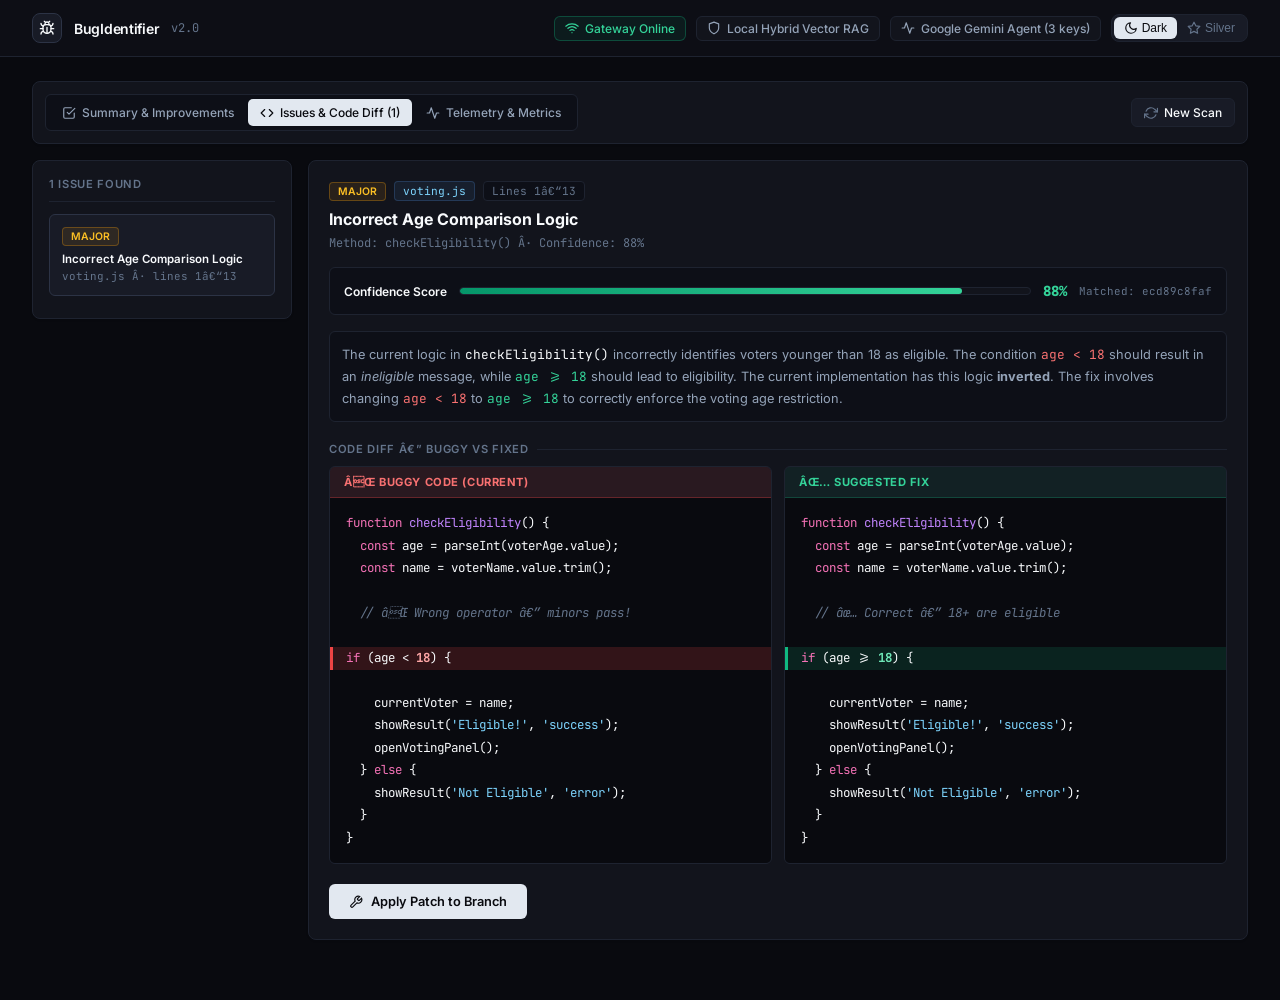
<file: screenshots/results_tab2.html>
﻿<!DOCTYPE html>
<html lang="en" data-theme="dark">
<head>
<meta charset="UTF-8"/>
<meta name="viewport" content="width=device-width, initial-scale=1.0"/>
<title>BugIdentifier â€” Scan Results Â· voting.js</title>
<link href="https://fonts.googleapis.com/css2?family=Inter:wght@300;400;500;600;700;800&family=JetBrains+Mono:wght@400;500;600&display=swap" rel="stylesheet"/>
<style>
/* â”€â”€ Exact CSS variables from your index.css â”€â”€ */
:root, [data-theme="dark"] {
  --bg-canvas:            #090a0f;
  --bg-header:            #0d0e15;
  --bg-surface:           #12141c;
  --bg-surface-elevated:  #181b26;
  --bg-surface-hover:     #1e2230;
  --bg-subtle:            #0d0f17;
  --bg-card:              #12141c;
  --border-subtle:        #1e2330;
  --border-medium:        #2c3345;
  --border-strong:        #3d465d;
  --text-primary:         #f8fafc;
  --text-secondary:       #94a3b8;
  --text-muted:           #64748b;
  --accent-btn-bg:        #e2e8f0;
  --accent-btn-text:      #090a0f;
  --accent-btn-hover:     #ffffff;
  --font-sans: 'Inter', system-ui, sans-serif;
  --font-mono: 'JetBrains Mono', ui-monospace, Menlo, monospace;
}

* { margin:0; padding:0; box-sizing:border-box; }
body {
  font-family: var(--font-sans);
  background: var(--bg-canvas);
  color: var(--text-primary);
  min-height: 100vh;
  -webkit-font-smoothing: antialiased;
}

/* â”€â”€ ui-card exactly as your .ui-card â”€â”€ */
.ui-card {
  background: var(--bg-surface);
  border: 1px solid var(--border-subtle);
  border-radius: 0.5rem;
  box-shadow: 0 1px 3px rgba(0,0,0,.05);
}
.ui-panel {
  background: var(--bg-subtle);
  border: 1px solid var(--border-subtle);
  border-radius: 0.375rem;
}

/* â”€â”€ Scrollbar â”€â”€ */
::-webkit-scrollbar { width:6px; height:6px; }
::-webkit-scrollbar-track { background: var(--bg-canvas); }
::-webkit-scrollbar-thumb { background: #232838; border-radius:3px; }
::-webkit-scrollbar-thumb:hover { background: #383f56; }

/* â”€â”€ Navbar (exact match) â”€â”€ */
.navbar {
  position: sticky; top:0; z-index:40;
  border-bottom: 1px solid var(--border-subtle);
  background: var(--bg-header);
  backdrop-filter: blur(12px);
}
.navbar-inner {
  max-width: 1280px; margin: 0 auto;
  padding: 0 2rem;
  display: flex; align-items: center; justify-content: space-between;
  height: 56px;
}
.nav-logo { display:flex; align-items:center; gap:12px; }
.nav-logo-icon {
  padding: 6px; border-radius:8px;
  border: 1px solid var(--border-medium);
  background: var(--bg-surface-elevated);
  display:flex; align-items:center; justify-content:center;
}
.nav-logo-icon svg { width:16px; height:16px; color: var(--text-primary); }
.nav-brand { font-size:0.875rem; font-weight:600; color: var(--text-primary); letter-spacing:-0.02em; }
.nav-version { font-size:0.75rem; color: var(--text-muted); font-family: var(--font-mono); }
.nav-right { display:flex; align-items:center; gap:10px; font-size:0.75rem; }
.nav-pill {
  display:flex; align-items:center; gap:6px;
  padding:4px 10px; border-radius:6px;
  border: 1px solid var(--border-subtle);
  background: var(--bg-surface);
  color: var(--text-secondary); font-weight:500;
}
.nav-pill.online {
  background: rgba(16,185,129,.08);
  border-color: rgba(16,185,129,.3);
  color: #34d399;
}
.nav-pill svg { width:14px; height:14px; }
.theme-switcher {
  display:flex; align-items:center;
  padding:2px; border-radius:8px;
  border: 1px solid var(--border-subtle);
  background: var(--bg-surface-elevated);
}
.theme-btn {
  display:flex; align-items:center; gap:4px;
  padding: 4px 10px; border-radius:6px;
  font-size:0.75rem; font-weight:500; cursor:pointer;
  border:none; background:transparent; color: var(--text-muted);
}
.theme-btn.active {
  background: var(--accent-btn-bg);
  color: var(--accent-btn-text);
  box-shadow: 0 1px 2px rgba(0,0,0,.1);
}

/* â”€â”€ Main Layout â”€â”€ */
main {
  max-width: 1280px; margin:0 auto;
  padding: 24px 2rem 60px;
}

/* â”€â”€ Tab Bar (exact match from App.jsx results view) â”€â”€ */
.tab-bar {
  display:flex; flex-direction:row; align-items:center;
  justify-content: space-between; gap:12px;
  padding:12px; margin-bottom:16px;
}
.tab-group {
  display:flex; align-items:center; gap:2px;
  background: var(--bg-subtle); padding:4px;
  border-radius:6px; border:1px solid var(--border-subtle);
  font-size:0.75rem;
}
.tab-btn {
  display:flex; align-items:center; gap:6px;
  padding: 6px 12px; border-radius:5px;
  font-weight:500; cursor:pointer; border:none;
  background:transparent; color: var(--text-secondary);
  transition: all .15s ease;
  font-size:0.75rem; font-family: var(--font-sans);
}
.tab-btn.active {
  background: var(--accent-btn-bg);
  color: var(--accent-btn-text);
  box-shadow: 0 1px 2px rgba(0,0,0,.1);
}
.tab-btn svg { width:14px; height:14px; }
.new-scan-btn {
  display:inline-flex; align-items:center; gap:6px;
  padding: 6px 12px; border-radius:6px;
  background: var(--bg-surface-elevated);
  border: 1px solid var(--border-subtle);
  color: var(--text-primary); font-size:0.75rem; font-weight:500;
  cursor:pointer; transition: background .15s;
  font-family: var(--font-sans);
}
.new-scan-btn:hover { background: var(--bg-surface-hover); }
.new-scan-btn svg { width:14px; height:14px; color: var(--text-muted); }

/* â”€â”€ SUMMARY TAB â”€â”€ */
.tab-content { display:none; }
.tab-content.active { display:block; }

/* Executive Banner */
.exec-banner {
  padding:20px; margin-bottom:12px;
  display:flex; align-items:center; justify-content:space-between; gap:16px;
  flex-wrap: wrap;
}
.exec-banner h2 { font-size:1.25rem; font-weight:700; margin-top:4px; }
.exec-banner p { font-size:0.75rem; color: var(--text-secondary); margin-top:4px; }
.exec-label { font-size:0.7rem; font-weight:600; text-transform:uppercase;
  letter-spacing:.06em; color: var(--text-muted); }
.action-btns { display:flex; gap:8px; align-items:center; flex-shrink:0; }
.btn-secondary {
  display:inline-flex; align-items:center; gap:6px;
  padding: 6px 12px; border-radius:6px;
  background: var(--bg-surface-elevated); border:1px solid var(--border-subtle);
  color: var(--text-primary); font-size:0.75rem; font-weight:500;
  cursor:pointer; font-family: var(--font-sans);
}
.btn-primary-sm {
  display:inline-flex; align-items:center; gap:6px;
  padding: 6px 14px; border-radius:6px;
  background: var(--accent-btn-bg); color: var(--accent-btn-text);
  font-size:0.75rem; font-weight:500; cursor:pointer;
  border:none; font-family: var(--font-sans);
}

/* Metrics Grid */
.metrics-grid {
  display:grid; grid-template-columns: repeat(4,1fr); gap:12px;
  margin-bottom:16px;
}
.metric-card { padding:16px; border-radius:6px; }
.metric-card.grade-b {
  border: 1px solid rgba(245,158,11,.3);
  background: rgba(245,158,11,.08);
}
.metric-card-inner { display:flex; align-items:center; justify-content:space-between; }
.metric-label { font-size:0.75rem; color: var(--text-secondary); font-weight:500; }
.metric-val { font-size:1.5rem; font-weight:700; font-family: var(--font-mono); margin-top:4px; }
.metric-sub { font-size:0.68rem; color: var(--text-muted); margin-top:2px; }
.metric-sub.green { color:#34d399; display:flex; align-items:center; gap:4px; }
.metric-grade-box {
  width:40px; height:40px; border-radius:6px;
  display:flex; align-items:center; justify-content:center;
  font-weight:700; font-size:1.1rem;
  background: var(--bg-surface); border:1px solid var(--border-subtle);
}

/* Two-col findings */
.findings-grid {
  display:grid; grid-template-columns:1fr 1fr; gap:16px;
  align-items:start;
}
.panel-header {
  display:flex; align-items:center; justify-content:space-between;
  padding-bottom:12px; margin-bottom:16px;
  border-bottom:1px solid var(--border-subtle);
}
.panel-title { font-size:0.875rem; font-weight:600; display:flex; align-items:center; gap:8px; }
.panel-sub { font-size:0.75rem; color: var(--text-secondary); margin-top:2px; }
.inspect-link {
  font-size:0.75rem; font-weight:500; color: var(--text-primary);
  display:flex; align-items:center; gap:4px; cursor:pointer;
  background:none; border:none; font-family: var(--font-sans);
}
.inspect-link:hover { text-decoration:underline; }

/* Vuln row */
.vuln-row {
  padding:14px; border-radius:6px;
  background: var(--bg-subtle); border:1px solid var(--border-subtle);
  margin-bottom:10px;
}
.vuln-row:hover { border-color: var(--border-medium); }
.vuln-top { display:flex; align-items:center; justify-content:space-between; margin-bottom:8px; }
.vuln-left { display:flex; align-items:center; gap:8px; }
.severity-badge {
  font-size:0.65rem; padding:2px 8px; border-radius:4px; font-weight:600;
}
.sev-major { background:rgba(245,158,11,.1); color:#fbbf24; border:1px solid rgba(245,158,11,.3); }
.sev-critical { background:rgba(239,68,68,.1); color:#f87171; border:1px solid rgba(239,68,68,.3); }
.vuln-type { font-size:0.75rem; font-weight:600; }
.vuln-lines { font-size:0.68rem; font-family: var(--font-mono); color: var(--text-muted); }
.vuln-explanation { font-size:0.75rem; color: var(--text-secondary); line-height:1.6; margin-bottom:10px; }
.vuln-footer {
  display:flex; align-items:center; justify-content:space-between;
  padding-top:8px; border-top:1px solid var(--border-subtle);
  font-size:0.68rem;
}
.vuln-meta { font-family: var(--font-mono); color: var(--text-muted); }
.view-diff-btn {
  display:flex; align-items:center; gap:4px;
  font-size:0.68rem; font-weight:500; color: var(--text-primary);
  cursor:pointer; background:none; border:none;
  font-family: var(--font-sans);
}
.view-diff-btn:hover { text-decoration:underline; }

/* Recommendations */
.reco-item {
  padding:14px; border-radius:6px;
  background: var(--bg-subtle); border:1px solid var(--border-subtle);
  margin-bottom:10px;
}
.reco-title { display:flex; align-items:center; gap:8px; font-size:0.75rem; font-weight:600; margin-bottom:6px; }
.reco-num {
  width:20px; height:20px; border-radius:4px;
  background: var(--bg-surface-elevated); border:1px solid var(--border-subtle);
  color: var(--text-secondary); font-size:0.65rem;
  display:flex; align-items:center; justify-content:center; flex-shrink:0;
}
.reco-text { font-size:0.75rem; color: var(--text-secondary); line-height:1.6; padding-left:28px; }
.reco-text code { font-family: var(--font-mono); color: var(--text-primary); }
.cta-btn {
  width:100%; display:flex; align-items:center; justify-content:center; gap:8px;
  padding:10px; border-radius:6px; margin-top:12px;
  background: var(--accent-btn-bg); color: var(--accent-btn-text);
  font-size:0.75rem; font-weight:600; cursor:pointer; border:none;
  font-family: var(--font-sans);
}

/* â”€â”€ ISSUES TAB (Code Diff) â”€â”€ */
.issue-layout { display:grid; grid-template-columns: 260px 1fr; gap:16px; align-items:start; }
.issue-list-panel { padding:16px; }
.issue-list-title { font-size:0.7rem; font-weight:600; text-transform:uppercase;
  letter-spacing:.06em; color: var(--text-muted); padding-bottom:10px;
  margin-bottom:12px; border-bottom:1px solid var(--border-subtle); }
.issue-item {
  padding:12px; border-radius:6px; cursor:pointer; margin-bottom:6px;
  border:1px solid var(--border-subtle); background: var(--bg-subtle);
}
.issue-item.selected { border-color: var(--border-medium); background: var(--bg-surface-elevated); }
.issue-item-type { font-size:0.72rem; font-weight:600; margin-bottom:3px; }
.issue-item-file { font-size:0.68rem; font-family: var(--font-mono); color: var(--text-muted); }

.diff-panel { padding:20px; }
.diff-header { margin-bottom:16px; }
.diff-badge-row { display:flex; align-items:center; gap:8px; margin-bottom:8px; flex-wrap:wrap; }
.diff-title { font-size:1rem; font-weight:700; margin-bottom:6px; }
.diff-loc { font-size:0.75rem; font-family: var(--font-mono); color: var(--text-muted); margin-bottom:12px; }
.diff-explanation {
  font-size:0.8rem; color: var(--text-secondary); line-height:1.7;
  background: var(--bg-subtle); border:1px solid var(--border-subtle);
  border-radius:6px; padding:12px; margin-bottom:20px;
}
.diff-explanation code { font-family: var(--font-mono); color: var(--text-primary); }

.diff-label { font-size:0.7rem; font-weight:600; text-transform:uppercase;
  letter-spacing:.06em; color: var(--text-muted); margin-bottom:10px;
  display:flex; align-items:center; gap:8px; }
.diff-label::after { content:''; flex:1; height:1px; background: var(--border-subtle); }

.diff-cols { display:grid; grid-template-columns:1fr 1fr; gap:12px; margin-bottom:20px; }
.diff-col { border-radius:6px; overflow:hidden; border:1px solid var(--border-subtle); }
.diff-col-head {
  padding:8px 14px; font-size:0.7rem; font-weight:700;
  text-transform:uppercase; letter-spacing:.05em;
}
.diff-col-head.buggy { background:rgba(239,68,68,.1); color:#f87171; border-bottom:1px solid rgba(239,68,68,.3); }
.diff-col-head.fixed { background:rgba(16,185,129,.08); color:#34d399; border-bottom:1px solid rgba(16,185,129,.25); }
.diff-col pre {
  background:#090a0f; padding:14px 16px;
  font-family: var(--font-mono); font-size:0.78rem; line-height:1.8;
  overflow-x:auto; margin:0;
}
.hl-del { background:rgba(239,68,68,.18); border-left:3px solid #ef4444; display:block; margin:0 -16px; padding:0 16px 0 13px; }
.hl-add { background:rgba(16,185,129,.14); border-left:3px solid #10b981; display:block; margin:0 -16px; padding:0 16px 0 13px; }
.kw  { color:#f472b6; }
.fn  { color:#c084fc; }
.cm  { color:#64748b; font-style:italic; }
.str { color:#7dd3fc; }
.num { color:#67e8f9; }

.confidence-row {
  display:flex; align-items:center; gap:12px;
  padding:14px; border-radius:6px;
  background: var(--bg-subtle); border:1px solid var(--border-subtle);
  margin-bottom:16px; flex-wrap:wrap;
}
.conf-label { font-size:0.75rem; font-weight:600; }
.conf-bar-wrap { flex:1; min-width:200px; }
.conf-bar-bg { background: var(--bg-surface); height:8px; border-radius:4px;
  overflow:hidden; border:1px solid var(--border-subtle); }
.conf-bar-fill { height:100%; background:linear-gradient(90deg,#059669,#34d399); border-radius:4px; }
.conf-pct { font-size:0.875rem; font-weight:800; color:#34d399; font-family: var(--font-mono); }
.matched-twin { font-size:0.68rem; color: var(--text-muted); font-family: var(--font-mono); }

.apply-btn {
  display:inline-flex; align-items:center; gap:8px;
  padding:10px 20px; border-radius:6px;
  background: var(--accent-btn-bg); color: var(--accent-btn-text);
  font-size:0.8rem; font-weight:600; cursor:pointer; border:none;
  font-family: var(--font-sans);
}
.apply-btn:hover { background: var(--accent-btn-hover); }

/* â”€â”€ TELEMETRY TAB â”€â”€ */
.tele-metrics { display:grid; grid-template-columns:repeat(4,1fr); gap:12px; margin-bottom:16px; }
.tele-card { padding:16px; display:flex; align-items:center; gap:12px; }
.tele-icon {
  padding:8px; border-radius:6px;
  background: var(--bg-subtle); border:1px solid var(--border-subtle);
  color: var(--text-secondary); display:flex; align-items:center; justify-content:center;
  flex-shrink:0;
}
.tele-icon svg { width:16px; height:16px; }
.tele-val { font-size:1.5rem; font-weight:700; font-family: var(--font-mono); }
.tele-lbl { font-size:0.72rem; color: var(--text-muted); margin-top:2px; }

.tele-grid { display:grid; grid-template-columns:1fr 1fr; gap:16px; }
.tele-panel { padding:16px; }
.tele-section-title {
  display:flex; align-items:center; gap:8px;
  font-size:0.875rem; font-weight:600;
  padding-bottom:10px; margin-bottom:14px;
  border-bottom:1px solid var(--border-subtle);
}
.tele-section-title svg { width:16px; height:16px; color: var(--text-muted); }
.bar-row { margin-bottom:12px; }
.bar-label-row { display:flex; justify-content:space-between; font-size:0.75rem; margin-bottom:4px; }
.bar-bg { background: var(--bg-subtle); border:1px solid var(--border-subtle); border-radius:20px; height:8px; overflow:hidden; }
.bar-fill { height:100%; border-radius:20px; }
.bar-amber { background:#f59e0b; }
.bar-red { background:#ef4444; }
.bar-slate { background:#64748b; }

.meta-row { display:flex; justify-content:space-between; align-items:center;
  font-size:0.75rem; padding:6px 0; border-bottom:1px solid rgba(30,35,48,.5); }
.meta-row:last-child { border-bottom:none; }
.meta-key { color: var(--text-muted); }
.meta-val { font-family: var(--font-mono); color: var(--text-primary); font-weight:500; }
.meta-val.green { color:#34d399; font-weight:600; }

/* â”€â”€ Inline SVG Icons â”€â”€ */
svg { display:inline-block; vertical-align:middle; }
</style>
</head>
<body>

<!-- â•â•â•â•â•â•â•â•â•â•â•â•â•â•â•â•â•â•â• NAVBAR (exact match) â•â•â•â•â•â•â•â•â•â•â•â•â•â•â•â•â•â•â• -->
<header class="navbar">
  <div class="navbar-inner">
    <div class="nav-logo">
      <div class="nav-logo-icon">
        <!-- Bug icon -->
        <svg viewBox="0 0 24 24" fill="none" stroke="currentColor" stroke-width="2" stroke-linecap="round" stroke-linejoin="round" style="width:16px;height:16px;color:var(--text-primary)">
          <path d="M8 2l1.88 1.88M14.12 3.88 16 2M9 7.13v-1a3.003 3.003 0 1 1 6 0v1"/>
          <path d="M12 20c-3.3 0-6-2.7-6-6v-3a4 4 0 0 1 4-4h4a4 4 0 0 1 4 4v3c0 3.3-2.7 6-6 6"/>
          <path d="M12 20v-9M6.53 9C4.6 8.8 3 7.1 3 5M6 13H2M3 21c0-2.1 1.7-3.9 3.8-4M20.97 5c0 2.1-1.6 3.8-3.5 4M22 13h-4M17.2 17c2.1.1 3.8 1.9 3.8 4"/>
        </svg>
      </div>
      <span class="nav-brand">BugIdentifier</span>
      <span class="nav-version">v2.0</span>
    </div>

    <div class="nav-right">
      <!-- Gateway status -->
      <div class="nav-pill online">
        <svg viewBox="0 0 24 24" fill="none" stroke="currentColor" stroke-width="2" stroke-linecap="round" stroke-linejoin="round"><path d="M5 12.55a11 11 0 0 1 14.08 0M1.42 9a16 16 0 0 1 21.16 0M8.53 16.11a6 6 0 0 1 6.95 0M12 20h.01"/></svg>
        Gateway Online
      </div>
      <!-- Storage -->
      <div class="nav-pill">
        <svg viewBox="0 0 24 24" fill="none" stroke="currentColor" stroke-width="2" stroke-linecap="round" stroke-linejoin="round"><path d="M12 22s8-4 8-10V5l-8-3-8 3v7c0 6 8 10 8 10"/></svg>
        Local Hybrid Vector RAG
      </div>
      <!-- LLM -->
      <div class="nav-pill">
        <svg viewBox="0 0 24 24" fill="none" stroke="currentColor" stroke-width="2" stroke-linecap="round" stroke-linejoin="round"><polyline points="22 12 18 12 15 21 9 3 6 12 2 12"/></svg>
        Google Gemini Agent (3 keys)
      </div>
      <!-- Theme switcher -->
      <div class="theme-switcher">
        <button class="theme-btn active">
          <svg viewBox="0 0 24 24" fill="none" stroke="currentColor" stroke-width="2" stroke-linecap="round" stroke-linejoin="round" style="width:14px;height:14px"><path d="M21 12.79A9 9 0 1 1 11.21 3 7 7 0 0 0 21 12.79z"/></svg>
          Dark
        </button>
        <button class="theme-btn">
          <svg viewBox="0 0 24 24" fill="none" stroke="currentColor" stroke-width="2" stroke-linecap="round" stroke-linejoin="round" style="width:14px;height:14px"><polygon points="12 2 15.09 8.26 22 9.27 17 14.14 18.18 21.02 12 17.77 5.82 21.02 7 14.14 2 9.27 8.91 8.26 12 2"/></svg>
          Silver
        </button>
      </div>
    </div>
  </div>
</header>

<!-- â•â•â•â•â•â•â•â•â•â•â•â•â•â•â•â•â•â•â• MAIN â•â•â•â•â•â•â•â•â•â•â•â•â•â•â•â•â•â•â• -->
<main>

  <!-- Tab bar (exact match from App.jsx results view) -->
  <div class="ui-card tab-bar">
    <div class="tab-group">
      <button class="tab-btn active" onclick="switchTab('summary',this)">
        <svg viewBox="0 0 24 24" fill="none" stroke="currentColor" stroke-width="2" stroke-linecap="round" stroke-linejoin="round"><path d="M9 11l3 3L22 4"/><path d="M21 12v7a2 2 0 0 1-2 2H5a2 2 0 0 1-2-2V5a2 2 0 0 1 2-2h11"/></svg>
        Summary &amp; Improvements
      </button>
      <button class="tab-btn" onclick="switchTab('issues',this)">
        <svg viewBox="0 0 24 24" fill="none" stroke="currentColor" stroke-width="2" stroke-linecap="round" stroke-linejoin="round"><polyline points="16 18 22 12 16 6"/><polyline points="8 6 2 12 8 18"/></svg>
        Issues &amp; Code Diff (1)
      </button>
      <button class="tab-btn" onclick="switchTab('telemetry',this)">
        <svg viewBox="0 0 24 24" fill="none" stroke="currentColor" stroke-width="2" stroke-linecap="round" stroke-linejoin="round"><polyline points="22 12 18 12 15 21 9 3 6 12 2 12"/></svg>
        Telemetry &amp; Metrics
      </button>
    </div>
    <button class="new-scan-btn">
      <svg viewBox="0 0 24 24" fill="none" stroke="currentColor" stroke-width="2" stroke-linecap="round" stroke-linejoin="round"><polyline points="23 4 23 10 17 10"/><polyline points="1 20 1 14 7 14"/><path d="M3.51 9a9 9 0 0 1 14.85-3.36L23 10M1 14l4.64 4.36A9 9 0 0 0 20.49 15"/></svg>
      New Scan
    </button>
  </div>

  <!-- â•â•â• TAB 1: SUMMARY â•â•â• -->
  <div id="tab-summary" class="tab-content active">

    <!-- Executive Banner -->
    <div class="ui-card exec-banner" style="margin-bottom:12px">
      <div>
        <div class="exec-label">Executive Scan Report</div>
        <h2>Summary &amp; Engineering Improvements</h2>
        <p>Overview of codebase quality, defect patterns, and actionable architectural recommendations.</p>
      </div>
      <div class="action-btns">
        <button class="btn-secondary">
          <svg viewBox="0 0 24 24" fill="none" stroke="currentColor" stroke-width="2" stroke-linecap="round" stroke-linejoin="round" style="width:14px;height:14px;color:var(--text-muted)"><rect x="9" y="9" width="13" height="13" rx="2" ry="2"/><path d="M5 15H4a2 2 0 0 1-2-2V4a2 2 0 0 1 2-2h9a2 2 0 0 1 2 2v1"/></svg>
          Copy Summary
        </button>
        <button class="btn-primary-sm">
          <svg viewBox="0 0 24 24" fill="none" stroke="currentColor" stroke-width="2" stroke-linecap="round" stroke-linejoin="round" style="width:14px;height:14px"><path d="M21 15v4a2 2 0 0 1-2 2H5a2 2 0 0 1-2-2v-4"/><polyline points="7 10 12 15 17 10"/><line x1="12" y1="15" x2="12" y2="3"/></svg>
          Download Report
        </button>
      </div>
    </div>

    <!-- Metrics Grid -->
    <div class="metrics-grid" style="margin-bottom:16px">
      <!-- Grade B card -->
      <div class="metric-card grade-b">
        <div class="metric-card-inner">
          <div>
            <div class="metric-label">Code Health Grade</div>
            <div class="metric-val" style="color:#fbbf24">Grade B</div>
            <div class="metric-sub">85/100 Quality Score</div>
          </div>
          <div class="metric-grade-box" style="color:#fbbf24">B</div>
        </div>
      </div>
      <!-- Files -->
      <div class="ui-card metric-card">
        <div class="metric-label">Files Analyzed</div>
        <div class="metric-val">1</div>
        <div class="metric-sub green">
          <svg viewBox="0 0 24 24" fill="none" stroke="currentColor" stroke-width="2" style="width:12px;height:12px"><path d="M22 11.08V12a10 10 0 1 1-5.93-9.14"/><polyline points="22 4 12 14.01 9 11.01"/></svg>
          0 files clean (0 defects)
        </div>
      </div>
      <!-- Total Defects -->
      <div class="ui-card metric-card">
        <div class="metric-label">Total Defects Identified</div>
        <div class="metric-val">1</div>
        <div class="metric-sub">0 Critical â€¢ 1 Major â€¢ 0 Minor</div>
      </div>
      <!-- Patches -->
      <div class="ui-card metric-card">
        <div class="metric-label">Automated Patches Ready</div>
        <div class="metric-val">1</div>
        <div class="metric-sub">Ready for 1-click review &amp; apply</div>
      </div>
    </div>

    <!-- Findings + Recommendations -->
    <div class="findings-grid">
      <!-- Left: Findings -->
      <div class="ui-card" style="padding:20px">
        <div class="panel-header">
          <div>
            <div class="panel-title">
              <svg viewBox="0 0 24 24" fill="none" stroke="#fbbf24" stroke-width="2" style="width:16px;height:16px"><path d="M10.29 3.86L1.82 18a2 2 0 0 0 1.71 3h16.94a2 2 0 0 0 1.71-3L13.71 3.86a2 2 0 0 0-3.42 0z"/><line x1="12" y1="9" x2="12" y2="13"/><line x1="12" y1="17" x2="12.01" y2="17"/></svg>
              Detected Defect Findings
            </div>
            <div class="panel-sub">Summary of flagged methods with proposed fixes</div>
          </div>
          <button class="inspect-link" onclick="switchTab('issues', document.querySelectorAll('.tab-btn')[1])">
            Inspect Diffs
            <svg viewBox="0 0 24 24" fill="none" stroke="currentColor" stroke-width="2" style="width:14px;height:14px"><line x1="5" y1="12" x2="19" y2="12"/><polyline points="12 5 19 12 12 19"/></svg>
          </button>
        </div>
        <!-- Single vuln row -->
        <div class="vuln-row">
          <div class="vuln-top">
            <div class="vuln-left">
              <span class="severity-badge sev-major">MAJOR</span>
              <span class="vuln-type">Incorrect Age Comparison Logic</span>
            </div>
            <span class="vuln-lines">Lines 1â€“13</span>
          </div>
          <p class="vuln-explanation">
            The current logic in <code style="font-family:var(--font-mono);color:var(--text-primary)">checkEligibility()</code> incorrectly identifies voters younger than 18 as eligible. The condition <code style="font-family:var(--font-mono);color:#f87171">age &lt; 18</code> should result in an ineligible message, while <code style="font-family:var(--font-mono);color:#34d399">age &gt;= 18</code> should lead to eligibility.
          </p>
          <div class="vuln-footer">
            <span class="vuln-meta">voting.js â€¢ <span style="color:var(--text-primary)">checkEligibility()</span></span>
            <button class="view-diff-btn" onclick="switchTab('issues', document.querySelectorAll('.tab-btn')[1])">
              View Diff
              <svg viewBox="0 0 24 24" fill="none" stroke="currentColor" stroke-width="2" style="width:12px;height:12px"><line x1="5" y1="12" x2="19" y2="12"/><polyline points="12 5 19 12 12 19"/></svg>
            </button>
          </div>
        </div>
      </div>

      <!-- Right: Recommendations -->
      <div class="ui-card" style="padding:20px">
        <div class="panel-header">
          <div>
            <div class="panel-title">
              <svg viewBox="0 0 24 24" fill="none" stroke="currentColor" stroke-width="2" style="width:16px;height:16px;color:var(--text-secondary)"><line x1="12" y1="2" x2="12" y2="6"/><line x1="12" y1="18" x2="12" y2="22"/><line x1="4.93" y1="4.93" x2="7.76" y2="7.76"/><line x1="16.24" y1="16.24" x2="19.07" y2="19.07"/><line x1="2" y1="12" x2="6" y2="12"/><line x1="18" y1="12" x2="22" y2="12"/><line x1="4.93" y1="19.07" x2="7.76" y2="16.24"/><line x1="16.24" y1="7.76" x2="19.07" y2="4.93"/></svg>
              Recommended Engineering Improvements
            </div>
            <div class="panel-sub">Best practices to prevent similar defects in future releases</div>
          </div>
        </div>
        <div class="reco-item">
          <div class="reco-title"><div class="reco-num">1</div> Defensive Boundary &amp; Null Checks</div>
          <p class="reco-text">Validate all comparison conditions carefully. Use <code>isNaN()</code> guard for numeric inputs and test boundary values explicitly (e.g. age = 18, 17, 19).</p>
        </div>
        <div class="reco-item">
          <div class="reco-title"><div class="reco-num">2</div> Async / Await Flow Handling</div>
          <p class="reco-text">Always <code>await</code> asynchronous calls and encapsulate in <code>try/catch</code> to prevent silent promise rejections and unhandled errors.</p>
        </div>
        <div class="reco-item">
          <div class="reco-title"><div class="reco-num">3</div> Strict State Immutability</div>
          <p class="reco-text">Never mutate state directly (e.g. <code>array.sort()</code> in-place). Create shallow or deep copies before executing mutating operations.</p>
        </div>
        <div class="reco-item">
          <div class="reco-title"><div class="reco-num">4</div> Automated Static Analysis in CI/CD</div>
          <p class="reco-text">Integrate automated AST scanning and linter rules in your GitHub Actions pipeline to catch defects prior to merging pull requests.</p>
        </div>
        <button class="cta-btn" onclick="switchTab('issues', document.querySelectorAll('.tab-btn')[1])">
          Go to Code Review &amp; Apply Patches
          <svg viewBox="0 0 24 24" fill="none" stroke="currentColor" stroke-width="2" style="width:14px;height:14px"><line x1="5" y1="12" x2="19" y2="12"/><polyline points="12 5 19 12 12 19"/></svg>
        </button>
      </div>
    </div>
  </div>

  <!-- â•â•â• TAB 2: ISSUES & CODE DIFF â•â•â• -->
  <div id="tab-issues" class="tab-content">
    <div class="issue-layout">
      <!-- Left sidebar: issue list -->
      <div class="ui-card issue-list-panel">
        <div class="issue-list-title">1 Issue Found</div>
        <div class="issue-item selected">
          <div style="display:flex;align-items:center;gap:6px;margin-bottom:6px">
            <span class="severity-badge sev-major">MAJOR</span>
          </div>
          <div class="issue-item-type">Incorrect Age Comparison Logic</div>
          <div class="issue-item-file">voting.js Â· lines 1â€“13</div>
        </div>
      </div>

      <!-- Right: diff view -->
      <div class="ui-card diff-panel">
        <div class="diff-header">
          <div class="diff-badge-row">
            <span class="severity-badge sev-major">MAJOR</span>
            <span style="font-size:0.7rem;padding:2px 8px;border-radius:4px;background:rgba(88,166,255,.08);border:1px solid rgba(88,166,255,.2);color:#7dd3fc;font-family:var(--font-mono)">voting.js</span>
            <span style="font-size:0.7rem;padding:2px 8px;border-radius:4px;background:var(--bg-subtle);border:1px solid var(--border-subtle);color:var(--text-muted);font-family:var(--font-mono)">Lines 1â€“13</span>
          </div>
          <div class="diff-title">Incorrect Age Comparison Logic</div>
          <div class="diff-loc">Method: checkEligibility() Â· Confidence: 88%</div>
        </div>

        <!-- Confidence bar -->
        <div class="confidence-row">
          <span class="conf-label">Confidence Score</span>
          <div class="conf-bar-wrap">
            <div class="conf-bar-bg">
              <div class="conf-bar-fill" style="width:88%"></div>
            </div>
          </div>
          <span class="conf-pct">88%</span>
          <span class="matched-twin">Matched: ecd89c8faf</span>
        </div>

        <!-- Explanation -->
        <div class="diff-explanation">
          The current logic in <code>checkEligibility()</code> incorrectly identifies voters younger than 18 as eligible.
          The condition <code style="color:#f87171">age &lt; 18</code> should result in an <em>ineligible</em> message,
          while <code style="color:#34d399">age &gt;= 18</code> should lead to eligibility.
          The current implementation has this logic <strong>inverted</strong>.
          The fix involves changing <code style="color:#f87171">age &lt; 18</code> to <code style="color:#34d399">age &gt;= 18</code>
          to correctly enforce the voting age restriction.
        </div>

        <!-- Code Diff -->
        <div class="diff-label">Code Diff â€” Buggy vs Fixed</div>
        <div class="diff-cols">
          <div class="diff-col">
            <div class="diff-col-head buggy">âŒ Buggy Code (Current)</div>
            <pre><span class="kw">function</span> <span class="fn">checkEligibility</span>() {
  <span class="kw">const</span> age = parseInt(voterAge.value);
  <span class="kw">const</span> name = voterName.value.trim();

  <span class="cm">// âŒ Wrong operator â€” minors pass!</span>
  <span class="hl-del"><span class="kw">if</span> (age &lt; <span style="color:#fca5a5;font-weight:700">18</span>) {</span>
    currentVoter = name;
    showResult(<span class="str">'Eligible!'</span>, <span class="str">'success'</span>);
    openVotingPanel();
  } <span class="kw">else</span> {
    showResult(<span class="str">'Not Eligible'</span>, <span class="str">'error'</span>);
  }
}</pre>
          </div>
          <div class="diff-col">
            <div class="diff-col-head fixed">âœ… Suggested Fix</div>
            <pre><span class="kw">function</span> <span class="fn">checkEligibility</span>() {
  <span class="kw">const</span> age = parseInt(voterAge.value);
  <span class="kw">const</span> name = voterName.value.trim();

  <span class="cm">// âœ… Correct â€” 18+ are eligible</span>
  <span class="hl-add"><span class="kw">if</span> (age &gt;= <span style="color:#6ee7b7;font-weight:700">18</span>) {</span>
    currentVoter = name;
    showResult(<span class="str">'Eligible!'</span>, <span class="str">'success'</span>);
    openVotingPanel();
  } <span class="kw">else</span> {
    showResult(<span class="str">'Not Eligible'</span>, <span class="str">'error'</span>);
  }
}</pre>
          </div>
        </div>

        <button class="apply-btn">
          <svg viewBox="0 0 24 24" fill="none" stroke="currentColor" stroke-width="2" style="width:14px;height:14px"><path d="M14.7 6.3a1 1 0 0 0 0 1.4l1.6 1.6a1 1 0 0 0 1.4 0l3.77-3.77a6 6 0 0 1-7.94 7.94l-6.91 6.91a2.12 2.12 0 0 1-3-3l6.91-6.91a6 6 0 0 1 7.94-7.94l-3.76 3.76z"/></svg>
          Apply Patch to Branch
        </button>
      </div>
    </div>
  </div>

  <!-- â•â•â• TAB 3: TELEMETRY â•â•â• -->
  <div id="tab-telemetry" class="tab-content">
    <!-- Top metric cards -->
    <div class="tele-metrics">
      <div class="ui-card tele-card">
        <div class="tele-icon">
          <svg viewBox="0 0 24 24" fill="none" stroke="currentColor" stroke-width="2"><path d="M13 2H6a2 2 0 0 0-2 2v16a2 2 0 0 0 2 2h12a2 2 0 0 0 2-2V9z"/><polyline points="13 2 13 9 20 9"/></svg>
        </div>
        <div>
          <div class="tele-val">1</div>
          <div class="tele-lbl">Files Scanned</div>
        </div>
      </div>
      <div class="ui-card tele-card">
        <div class="tele-icon">
          <svg viewBox="0 0 24 24" fill="none" stroke="currentColor" stroke-width="2"><rect x="4" y="4" width="16" height="16" rx="2"/><rect x="9" y="9" width="6" height="6"/><line x1="9" y1="1" x2="9" y2="4"/><line x1="15" y1="1" x2="15" y2="4"/><line x1="9" y1="20" x2="9" y2="23"/><line x1="15" y1="20" x2="15" y2="23"/><line x1="20" y1="9" x2="23" y2="9"/><line x1="20" y1="14" x2="23" y2="14"/><line x1="1" y1="9" x2="4" y2="9"/><line x1="1" y1="14" x2="4" y2="14"/></svg>
        </div>
        <div>
          <div class="tele-val">1</div>
          <div class="tele-lbl">Functions Analyzed</div>
        </div>
      </div>
      <div class="ui-card tele-card">
        <div class="tele-icon">
          <svg viewBox="0 0 24 24" fill="none" stroke="currentColor" stroke-width="2"><path d="M8 2l1.88 1.88M14.12 3.88 16 2M9 7.13v-1a3.003 3.003 0 1 1 6 0v1"/><path d="M12 20c-3.3 0-6-2.7-6-6v-3a4 4 0 0 1 4-4h4a4 4 0 0 1 4 4v3c0 3.3-2.7 6-6 6"/></svg>
        </div>
        <div>
          <div class="tele-val">1</div>
          <div class="tele-lbl">Bugs Detected</div>
        </div>
      </div>
      <div class="ui-card tele-card">
        <div class="tele-icon">
          <svg viewBox="0 0 24 24" fill="none" stroke="currentColor" stroke-width="2"><path d="M22 11.08V12a10 10 0 1 1-5.93-9.14"/><polyline points="22 4 12 14.01 9 11.01"/></svg>
        </div>
        <div>
          <div class="tele-val">0</div>
          <div class="tele-lbl">Clean Functions</div>
        </div>
      </div>
    </div>

    <!-- Two-col: Severity + Scan Metadata -->
    <div class="tele-grid">
      <!-- Severity Breakdown -->
      <div class="ui-card tele-panel">
        <div class="tele-section-title">
          <svg viewBox="0 0 24 24" fill="none" stroke="currentColor" stroke-width="2"><line x1="18" y1="20" x2="18" y2="10"/><line x1="12" y1="20" x2="12" y2="4"/><line x1="6" y1="20" x2="6" y2="14"/></svg>
          Severity Breakdown
        </div>
        <div class="bar-row">
          <div class="bar-label-row"><span style="color:var(--text-primary);font-weight:500;font-size:0.75rem">Critical</span><span style="color:var(--text-muted);font-family:var(--font-mono);font-size:0.75rem">0 issues</span></div>
          <div class="bar-bg"><div class="bar-fill bar-red" style="width:0%"></div></div>
        </div>
        <div class="bar-row">
          <div class="bar-label-row"><span style="color:var(--text-primary);font-weight:500;font-size:0.75rem">Major</span><span style="color:var(--text-muted);font-family:var(--font-mono);font-size:0.75rem">1 issue</span></div>
          <div class="bar-bg"><div class="bar-fill bar-amber" style="width:100%"></div></div>
        </div>
        <div class="bar-row">
          <div class="bar-label-row"><span style="color:var(--text-primary);font-weight:500;font-size:0.75rem">Minor</span><span style="color:var(--text-muted);font-family:var(--font-mono);font-size:0.75rem">0 issues</span></div>
          <div class="bar-bg"><div class="bar-fill bar-slate" style="width:0%"></div></div>
        </div>
      </div>

      <!-- Scan Metadata -->
      <div class="ui-card tele-panel">
        <div class="tele-section-title">
          <svg viewBox="0 0 24 24" fill="none" stroke="currentColor" stroke-width="2"><polyline points="22 12 18 12 15 21 9 3 6 12 2 12"/></svg>
          Scan Telemetry Metadata
        </div>
        <div class="meta-row"><span class="meta-key">Scan ID</span><span class="meta-val">0de15d60</span></div>
        <div class="meta-row"><span class="meta-key">File</span><span class="meta-val">voting.js</span></div>
        <div class="meta-row"><span class="meta-key">LLM Provider</span><span class="meta-val">Google Gemini</span></div>
        <div class="meta-row"><span class="meta-key">Model</span><span class="meta-val">gemini-2.5-flash-lite</span></div>
        <div class="meta-row"><span class="meta-key">LLM Status</span><span class="meta-val green">ONLINE_SUCCESS</span></div>
        <div class="meta-row"><span class="meta-key">LLM Latency</span><span class="meta-val">2,439 ms</span></div>
        <div class="meta-row"><span class="meta-key">Total Latency</span><span class="meta-val">66 ms</span></div>
        <div class="meta-row"><span class="meta-key">Prompt Size</span><span class="meta-val">4,903 chars</span></div>
        <div class="meta-row"><span class="meta-key">Cache Hit</span><span class="meta-val green">True</span></div>
        <div class="meta-row"><span class="meta-key">RAG Similarity</span><span class="meta-val">0.47</span></div>
        <div class="meta-row"><span class="meta-key">Matched Commit</span><span class="meta-val">ecd89c8faf</span></div>
        <div class="meta-row"><span class="meta-key">Gatekeeper</span><span class="meta-val green">SNIPPET VERIFIED</span></div>
        <div class="meta-row"><span class="meta-key">API Cost Saved</span><span class="meta-val">$0.00</span></div>
        <div class="meta-row"><span class="meta-key">Timestamp</span><span class="meta-val">2026-10-24 08:37:45</span></div>
        <div class="meta-row"><span class="meta-key">AST Nodes</span><span class="meta-val">64</span></div>
        <div class="meta-row"><span class="meta-key">Avg Complexity</span><span class="meta-val">2.0</span></div>
        <div class="meta-row"><span class="meta-key">Max AST Depth</span><span class="meta-val">3</span></div>
      </div>
    </div>
  </div>

</main>

<script>
function switchTab(tabId, btn) {
  document.querySelectorAll('.tab-content').forEach(t => t.classList.remove('active'));
  document.querySelectorAll('.tab-btn').forEach(b => b.classList.remove('active'));
  document.getElementById('tab-' + tabId).classList.add('active');
  if (btn) btn.classList.add('active');
}
switchTab('issues', document.querySelectorAll('.tab-btn')[1]);</script>
</body>
</html>
</file>
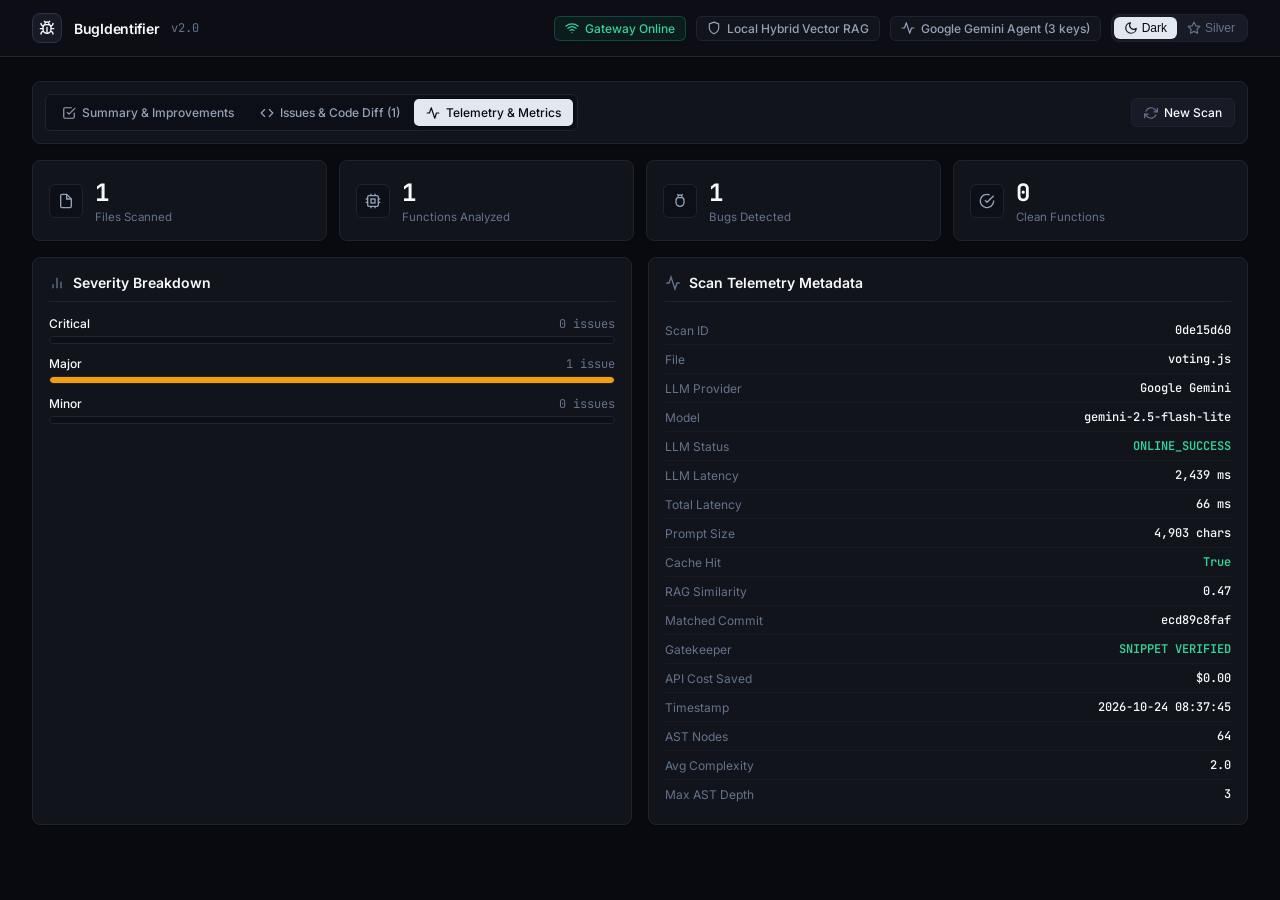
<file: screenshots/results_tab3.html>
﻿<!DOCTYPE html>
<html lang="en" data-theme="dark">
<head>
<meta charset="UTF-8"/>
<meta name="viewport" content="width=device-width, initial-scale=1.0"/>
<title>BugIdentifier â€” Scan Results Â· voting.js</title>
<link href="https://fonts.googleapis.com/css2?family=Inter:wght@300;400;500;600;700;800&family=JetBrains+Mono:wght@400;500;600&display=swap" rel="stylesheet"/>
<style>
/* â”€â”€ Exact CSS variables from your index.css â”€â”€ */
:root, [data-theme="dark"] {
  --bg-canvas:            #090a0f;
  --bg-header:            #0d0e15;
  --bg-surface:           #12141c;
  --bg-surface-elevated:  #181b26;
  --bg-surface-hover:     #1e2230;
  --bg-subtle:            #0d0f17;
  --bg-card:              #12141c;
  --border-subtle:        #1e2330;
  --border-medium:        #2c3345;
  --border-strong:        #3d465d;
  --text-primary:         #f8fafc;
  --text-secondary:       #94a3b8;
  --text-muted:           #64748b;
  --accent-btn-bg:        #e2e8f0;
  --accent-btn-text:      #090a0f;
  --accent-btn-hover:     #ffffff;
  --font-sans: 'Inter', system-ui, sans-serif;
  --font-mono: 'JetBrains Mono', ui-monospace, Menlo, monospace;
}

* { margin:0; padding:0; box-sizing:border-box; }
body {
  font-family: var(--font-sans);
  background: var(--bg-canvas);
  color: var(--text-primary);
  min-height: 100vh;
  -webkit-font-smoothing: antialiased;
}

/* â”€â”€ ui-card exactly as your .ui-card â”€â”€ */
.ui-card {
  background: var(--bg-surface);
  border: 1px solid var(--border-subtle);
  border-radius: 0.5rem;
  box-shadow: 0 1px 3px rgba(0,0,0,.05);
}
.ui-panel {
  background: var(--bg-subtle);
  border: 1px solid var(--border-subtle);
  border-radius: 0.375rem;
}

/* â”€â”€ Scrollbar â”€â”€ */
::-webkit-scrollbar { width:6px; height:6px; }
::-webkit-scrollbar-track { background: var(--bg-canvas); }
::-webkit-scrollbar-thumb { background: #232838; border-radius:3px; }
::-webkit-scrollbar-thumb:hover { background: #383f56; }

/* â”€â”€ Navbar (exact match) â”€â”€ */
.navbar {
  position: sticky; top:0; z-index:40;
  border-bottom: 1px solid var(--border-subtle);
  background: var(--bg-header);
  backdrop-filter: blur(12px);
}
.navbar-inner {
  max-width: 1280px; margin: 0 auto;
  padding: 0 2rem;
  display: flex; align-items: center; justify-content: space-between;
  height: 56px;
}
.nav-logo { display:flex; align-items:center; gap:12px; }
.nav-logo-icon {
  padding: 6px; border-radius:8px;
  border: 1px solid var(--border-medium);
  background: var(--bg-surface-elevated);
  display:flex; align-items:center; justify-content:center;
}
.nav-logo-icon svg { width:16px; height:16px; color: var(--text-primary); }
.nav-brand { font-size:0.875rem; font-weight:600; color: var(--text-primary); letter-spacing:-0.02em; }
.nav-version { font-size:0.75rem; color: var(--text-muted); font-family: var(--font-mono); }
.nav-right { display:flex; align-items:center; gap:10px; font-size:0.75rem; }
.nav-pill {
  display:flex; align-items:center; gap:6px;
  padding:4px 10px; border-radius:6px;
  border: 1px solid var(--border-subtle);
  background: var(--bg-surface);
  color: var(--text-secondary); font-weight:500;
}
.nav-pill.online {
  background: rgba(16,185,129,.08);
  border-color: rgba(16,185,129,.3);
  color: #34d399;
}
.nav-pill svg { width:14px; height:14px; }
.theme-switcher {
  display:flex; align-items:center;
  padding:2px; border-radius:8px;
  border: 1px solid var(--border-subtle);
  background: var(--bg-surface-elevated);
}
.theme-btn {
  display:flex; align-items:center; gap:4px;
  padding: 4px 10px; border-radius:6px;
  font-size:0.75rem; font-weight:500; cursor:pointer;
  border:none; background:transparent; color: var(--text-muted);
}
.theme-btn.active {
  background: var(--accent-btn-bg);
  color: var(--accent-btn-text);
  box-shadow: 0 1px 2px rgba(0,0,0,.1);
}

/* â”€â”€ Main Layout â”€â”€ */
main {
  max-width: 1280px; margin:0 auto;
  padding: 24px 2rem 60px;
}

/* â”€â”€ Tab Bar (exact match from App.jsx results view) â”€â”€ */
.tab-bar {
  display:flex; flex-direction:row; align-items:center;
  justify-content: space-between; gap:12px;
  padding:12px; margin-bottom:16px;
}
.tab-group {
  display:flex; align-items:center; gap:2px;
  background: var(--bg-subtle); padding:4px;
  border-radius:6px; border:1px solid var(--border-subtle);
  font-size:0.75rem;
}
.tab-btn {
  display:flex; align-items:center; gap:6px;
  padding: 6px 12px; border-radius:5px;
  font-weight:500; cursor:pointer; border:none;
  background:transparent; color: var(--text-secondary);
  transition: all .15s ease;
  font-size:0.75rem; font-family: var(--font-sans);
}
.tab-btn.active {
  background: var(--accent-btn-bg);
  color: var(--accent-btn-text);
  box-shadow: 0 1px 2px rgba(0,0,0,.1);
}
.tab-btn svg { width:14px; height:14px; }
.new-scan-btn {
  display:inline-flex; align-items:center; gap:6px;
  padding: 6px 12px; border-radius:6px;
  background: var(--bg-surface-elevated);
  border: 1px solid var(--border-subtle);
  color: var(--text-primary); font-size:0.75rem; font-weight:500;
  cursor:pointer; transition: background .15s;
  font-family: var(--font-sans);
}
.new-scan-btn:hover { background: var(--bg-surface-hover); }
.new-scan-btn svg { width:14px; height:14px; color: var(--text-muted); }

/* â”€â”€ SUMMARY TAB â”€â”€ */
.tab-content { display:none; }
.tab-content.active { display:block; }

/* Executive Banner */
.exec-banner {
  padding:20px; margin-bottom:12px;
  display:flex; align-items:center; justify-content:space-between; gap:16px;
  flex-wrap: wrap;
}
.exec-banner h2 { font-size:1.25rem; font-weight:700; margin-top:4px; }
.exec-banner p { font-size:0.75rem; color: var(--text-secondary); margin-top:4px; }
.exec-label { font-size:0.7rem; font-weight:600; text-transform:uppercase;
  letter-spacing:.06em; color: var(--text-muted); }
.action-btns { display:flex; gap:8px; align-items:center; flex-shrink:0; }
.btn-secondary {
  display:inline-flex; align-items:center; gap:6px;
  padding: 6px 12px; border-radius:6px;
  background: var(--bg-surface-elevated); border:1px solid var(--border-subtle);
  color: var(--text-primary); font-size:0.75rem; font-weight:500;
  cursor:pointer; font-family: var(--font-sans);
}
.btn-primary-sm {
  display:inline-flex; align-items:center; gap:6px;
  padding: 6px 14px; border-radius:6px;
  background: var(--accent-btn-bg); color: var(--accent-btn-text);
  font-size:0.75rem; font-weight:500; cursor:pointer;
  border:none; font-family: var(--font-sans);
}

/* Metrics Grid */
.metrics-grid {
  display:grid; grid-template-columns: repeat(4,1fr); gap:12px;
  margin-bottom:16px;
}
.metric-card { padding:16px; border-radius:6px; }
.metric-card.grade-b {
  border: 1px solid rgba(245,158,11,.3);
  background: rgba(245,158,11,.08);
}
.metric-card-inner { display:flex; align-items:center; justify-content:space-between; }
.metric-label { font-size:0.75rem; color: var(--text-secondary); font-weight:500; }
.metric-val { font-size:1.5rem; font-weight:700; font-family: var(--font-mono); margin-top:4px; }
.metric-sub { font-size:0.68rem; color: var(--text-muted); margin-top:2px; }
.metric-sub.green { color:#34d399; display:flex; align-items:center; gap:4px; }
.metric-grade-box {
  width:40px; height:40px; border-radius:6px;
  display:flex; align-items:center; justify-content:center;
  font-weight:700; font-size:1.1rem;
  background: var(--bg-surface); border:1px solid var(--border-subtle);
}

/* Two-col findings */
.findings-grid {
  display:grid; grid-template-columns:1fr 1fr; gap:16px;
  align-items:start;
}
.panel-header {
  display:flex; align-items:center; justify-content:space-between;
  padding-bottom:12px; margin-bottom:16px;
  border-bottom:1px solid var(--border-subtle);
}
.panel-title { font-size:0.875rem; font-weight:600; display:flex; align-items:center; gap:8px; }
.panel-sub { font-size:0.75rem; color: var(--text-secondary); margin-top:2px; }
.inspect-link {
  font-size:0.75rem; font-weight:500; color: var(--text-primary);
  display:flex; align-items:center; gap:4px; cursor:pointer;
  background:none; border:none; font-family: var(--font-sans);
}
.inspect-link:hover { text-decoration:underline; }

/* Vuln row */
.vuln-row {
  padding:14px; border-radius:6px;
  background: var(--bg-subtle); border:1px solid var(--border-subtle);
  margin-bottom:10px;
}
.vuln-row:hover { border-color: var(--border-medium); }
.vuln-top { display:flex; align-items:center; justify-content:space-between; margin-bottom:8px; }
.vuln-left { display:flex; align-items:center; gap:8px; }
.severity-badge {
  font-size:0.65rem; padding:2px 8px; border-radius:4px; font-weight:600;
}
.sev-major { background:rgba(245,158,11,.1); color:#fbbf24; border:1px solid rgba(245,158,11,.3); }
.sev-critical { background:rgba(239,68,68,.1); color:#f87171; border:1px solid rgba(239,68,68,.3); }
.vuln-type { font-size:0.75rem; font-weight:600; }
.vuln-lines { font-size:0.68rem; font-family: var(--font-mono); color: var(--text-muted); }
.vuln-explanation { font-size:0.75rem; color: var(--text-secondary); line-height:1.6; margin-bottom:10px; }
.vuln-footer {
  display:flex; align-items:center; justify-content:space-between;
  padding-top:8px; border-top:1px solid var(--border-subtle);
  font-size:0.68rem;
}
.vuln-meta { font-family: var(--font-mono); color: var(--text-muted); }
.view-diff-btn {
  display:flex; align-items:center; gap:4px;
  font-size:0.68rem; font-weight:500; color: var(--text-primary);
  cursor:pointer; background:none; border:none;
  font-family: var(--font-sans);
}
.view-diff-btn:hover { text-decoration:underline; }

/* Recommendations */
.reco-item {
  padding:14px; border-radius:6px;
  background: var(--bg-subtle); border:1px solid var(--border-subtle);
  margin-bottom:10px;
}
.reco-title { display:flex; align-items:center; gap:8px; font-size:0.75rem; font-weight:600; margin-bottom:6px; }
.reco-num {
  width:20px; height:20px; border-radius:4px;
  background: var(--bg-surface-elevated); border:1px solid var(--border-subtle);
  color: var(--text-secondary); font-size:0.65rem;
  display:flex; align-items:center; justify-content:center; flex-shrink:0;
}
.reco-text { font-size:0.75rem; color: var(--text-secondary); line-height:1.6; padding-left:28px; }
.reco-text code { font-family: var(--font-mono); color: var(--text-primary); }
.cta-btn {
  width:100%; display:flex; align-items:center; justify-content:center; gap:8px;
  padding:10px; border-radius:6px; margin-top:12px;
  background: var(--accent-btn-bg); color: var(--accent-btn-text);
  font-size:0.75rem; font-weight:600; cursor:pointer; border:none;
  font-family: var(--font-sans);
}

/* â”€â”€ ISSUES TAB (Code Diff) â”€â”€ */
.issue-layout { display:grid; grid-template-columns: 260px 1fr; gap:16px; align-items:start; }
.issue-list-panel { padding:16px; }
.issue-list-title { font-size:0.7rem; font-weight:600; text-transform:uppercase;
  letter-spacing:.06em; color: var(--text-muted); padding-bottom:10px;
  margin-bottom:12px; border-bottom:1px solid var(--border-subtle); }
.issue-item {
  padding:12px; border-radius:6px; cursor:pointer; margin-bottom:6px;
  border:1px solid var(--border-subtle); background: var(--bg-subtle);
}
.issue-item.selected { border-color: var(--border-medium); background: var(--bg-surface-elevated); }
.issue-item-type { font-size:0.72rem; font-weight:600; margin-bottom:3px; }
.issue-item-file { font-size:0.68rem; font-family: var(--font-mono); color: var(--text-muted); }

.diff-panel { padding:20px; }
.diff-header { margin-bottom:16px; }
.diff-badge-row { display:flex; align-items:center; gap:8px; margin-bottom:8px; flex-wrap:wrap; }
.diff-title { font-size:1rem; font-weight:700; margin-bottom:6px; }
.diff-loc { font-size:0.75rem; font-family: var(--font-mono); color: var(--text-muted); margin-bottom:12px; }
.diff-explanation {
  font-size:0.8rem; color: var(--text-secondary); line-height:1.7;
  background: var(--bg-subtle); border:1px solid var(--border-subtle);
  border-radius:6px; padding:12px; margin-bottom:20px;
}
.diff-explanation code { font-family: var(--font-mono); color: var(--text-primary); }

.diff-label { font-size:0.7rem; font-weight:600; text-transform:uppercase;
  letter-spacing:.06em; color: var(--text-muted); margin-bottom:10px;
  display:flex; align-items:center; gap:8px; }
.diff-label::after { content:''; flex:1; height:1px; background: var(--border-subtle); }

.diff-cols { display:grid; grid-template-columns:1fr 1fr; gap:12px; margin-bottom:20px; }
.diff-col { border-radius:6px; overflow:hidden; border:1px solid var(--border-subtle); }
.diff-col-head {
  padding:8px 14px; font-size:0.7rem; font-weight:700;
  text-transform:uppercase; letter-spacing:.05em;
}
.diff-col-head.buggy { background:rgba(239,68,68,.1); color:#f87171; border-bottom:1px solid rgba(239,68,68,.3); }
.diff-col-head.fixed { background:rgba(16,185,129,.08); color:#34d399; border-bottom:1px solid rgba(16,185,129,.25); }
.diff-col pre {
  background:#090a0f; padding:14px 16px;
  font-family: var(--font-mono); font-size:0.78rem; line-height:1.8;
  overflow-x:auto; margin:0;
}
.hl-del { background:rgba(239,68,68,.18); border-left:3px solid #ef4444; display:block; margin:0 -16px; padding:0 16px 0 13px; }
.hl-add { background:rgba(16,185,129,.14); border-left:3px solid #10b981; display:block; margin:0 -16px; padding:0 16px 0 13px; }
.kw  { color:#f472b6; }
.fn  { color:#c084fc; }
.cm  { color:#64748b; font-style:italic; }
.str { color:#7dd3fc; }
.num { color:#67e8f9; }

.confidence-row {
  display:flex; align-items:center; gap:12px;
  padding:14px; border-radius:6px;
  background: var(--bg-subtle); border:1px solid var(--border-subtle);
  margin-bottom:16px; flex-wrap:wrap;
}
.conf-label { font-size:0.75rem; font-weight:600; }
.conf-bar-wrap { flex:1; min-width:200px; }
.conf-bar-bg { background: var(--bg-surface); height:8px; border-radius:4px;
  overflow:hidden; border:1px solid var(--border-subtle); }
.conf-bar-fill { height:100%; background:linear-gradient(90deg,#059669,#34d399); border-radius:4px; }
.conf-pct { font-size:0.875rem; font-weight:800; color:#34d399; font-family: var(--font-mono); }
.matched-twin { font-size:0.68rem; color: var(--text-muted); font-family: var(--font-mono); }

.apply-btn {
  display:inline-flex; align-items:center; gap:8px;
  padding:10px 20px; border-radius:6px;
  background: var(--accent-btn-bg); color: var(--accent-btn-text);
  font-size:0.8rem; font-weight:600; cursor:pointer; border:none;
  font-family: var(--font-sans);
}
.apply-btn:hover { background: var(--accent-btn-hover); }

/* â”€â”€ TELEMETRY TAB â”€â”€ */
.tele-metrics { display:grid; grid-template-columns:repeat(4,1fr); gap:12px; margin-bottom:16px; }
.tele-card { padding:16px; display:flex; align-items:center; gap:12px; }
.tele-icon {
  padding:8px; border-radius:6px;
  background: var(--bg-subtle); border:1px solid var(--border-subtle);
  color: var(--text-secondary); display:flex; align-items:center; justify-content:center;
  flex-shrink:0;
}
.tele-icon svg { width:16px; height:16px; }
.tele-val { font-size:1.5rem; font-weight:700; font-family: var(--font-mono); }
.tele-lbl { font-size:0.72rem; color: var(--text-muted); margin-top:2px; }

.tele-grid { display:grid; grid-template-columns:1fr 1fr; gap:16px; }
.tele-panel { padding:16px; }
.tele-section-title {
  display:flex; align-items:center; gap:8px;
  font-size:0.875rem; font-weight:600;
  padding-bottom:10px; margin-bottom:14px;
  border-bottom:1px solid var(--border-subtle);
}
.tele-section-title svg { width:16px; height:16px; color: var(--text-muted); }
.bar-row { margin-bottom:12px; }
.bar-label-row { display:flex; justify-content:space-between; font-size:0.75rem; margin-bottom:4px; }
.bar-bg { background: var(--bg-subtle); border:1px solid var(--border-subtle); border-radius:20px; height:8px; overflow:hidden; }
.bar-fill { height:100%; border-radius:20px; }
.bar-amber { background:#f59e0b; }
.bar-red { background:#ef4444; }
.bar-slate { background:#64748b; }

.meta-row { display:flex; justify-content:space-between; align-items:center;
  font-size:0.75rem; padding:6px 0; border-bottom:1px solid rgba(30,35,48,.5); }
.meta-row:last-child { border-bottom:none; }
.meta-key { color: var(--text-muted); }
.meta-val { font-family: var(--font-mono); color: var(--text-primary); font-weight:500; }
.meta-val.green { color:#34d399; font-weight:600; }

/* â”€â”€ Inline SVG Icons â”€â”€ */
svg { display:inline-block; vertical-align:middle; }
</style>
</head>
<body>

<!-- â•â•â•â•â•â•â•â•â•â•â•â•â•â•â•â•â•â•â• NAVBAR (exact match) â•â•â•â•â•â•â•â•â•â•â•â•â•â•â•â•â•â•â• -->
<header class="navbar">
  <div class="navbar-inner">
    <div class="nav-logo">
      <div class="nav-logo-icon">
        <!-- Bug icon -->
        <svg viewBox="0 0 24 24" fill="none" stroke="currentColor" stroke-width="2" stroke-linecap="round" stroke-linejoin="round" style="width:16px;height:16px;color:var(--text-primary)">
          <path d="M8 2l1.88 1.88M14.12 3.88 16 2M9 7.13v-1a3.003 3.003 0 1 1 6 0v1"/>
          <path d="M12 20c-3.3 0-6-2.7-6-6v-3a4 4 0 0 1 4-4h4a4 4 0 0 1 4 4v3c0 3.3-2.7 6-6 6"/>
          <path d="M12 20v-9M6.53 9C4.6 8.8 3 7.1 3 5M6 13H2M3 21c0-2.1 1.7-3.9 3.8-4M20.97 5c0 2.1-1.6 3.8-3.5 4M22 13h-4M17.2 17c2.1.1 3.8 1.9 3.8 4"/>
        </svg>
      </div>
      <span class="nav-brand">BugIdentifier</span>
      <span class="nav-version">v2.0</span>
    </div>

    <div class="nav-right">
      <!-- Gateway status -->
      <div class="nav-pill online">
        <svg viewBox="0 0 24 24" fill="none" stroke="currentColor" stroke-width="2" stroke-linecap="round" stroke-linejoin="round"><path d="M5 12.55a11 11 0 0 1 14.08 0M1.42 9a16 16 0 0 1 21.16 0M8.53 16.11a6 6 0 0 1 6.95 0M12 20h.01"/></svg>
        Gateway Online
      </div>
      <!-- Storage -->
      <div class="nav-pill">
        <svg viewBox="0 0 24 24" fill="none" stroke="currentColor" stroke-width="2" stroke-linecap="round" stroke-linejoin="round"><path d="M12 22s8-4 8-10V5l-8-3-8 3v7c0 6 8 10 8 10"/></svg>
        Local Hybrid Vector RAG
      </div>
      <!-- LLM -->
      <div class="nav-pill">
        <svg viewBox="0 0 24 24" fill="none" stroke="currentColor" stroke-width="2" stroke-linecap="round" stroke-linejoin="round"><polyline points="22 12 18 12 15 21 9 3 6 12 2 12"/></svg>
        Google Gemini Agent (3 keys)
      </div>
      <!-- Theme switcher -->
      <div class="theme-switcher">
        <button class="theme-btn active">
          <svg viewBox="0 0 24 24" fill="none" stroke="currentColor" stroke-width="2" stroke-linecap="round" stroke-linejoin="round" style="width:14px;height:14px"><path d="M21 12.79A9 9 0 1 1 11.21 3 7 7 0 0 0 21 12.79z"/></svg>
          Dark
        </button>
        <button class="theme-btn">
          <svg viewBox="0 0 24 24" fill="none" stroke="currentColor" stroke-width="2" stroke-linecap="round" stroke-linejoin="round" style="width:14px;height:14px"><polygon points="12 2 15.09 8.26 22 9.27 17 14.14 18.18 21.02 12 17.77 5.82 21.02 7 14.14 2 9.27 8.91 8.26 12 2"/></svg>
          Silver
        </button>
      </div>
    </div>
  </div>
</header>

<!-- â•â•â•â•â•â•â•â•â•â•â•â•â•â•â•â•â•â•â• MAIN â•â•â•â•â•â•â•â•â•â•â•â•â•â•â•â•â•â•â• -->
<main>

  <!-- Tab bar (exact match from App.jsx results view) -->
  <div class="ui-card tab-bar">
    <div class="tab-group">
      <button class="tab-btn active" onclick="switchTab('summary',this)">
        <svg viewBox="0 0 24 24" fill="none" stroke="currentColor" stroke-width="2" stroke-linecap="round" stroke-linejoin="round"><path d="M9 11l3 3L22 4"/><path d="M21 12v7a2 2 0 0 1-2 2H5a2 2 0 0 1-2-2V5a2 2 0 0 1 2-2h11"/></svg>
        Summary &amp; Improvements
      </button>
      <button class="tab-btn" onclick="switchTab('issues',this)">
        <svg viewBox="0 0 24 24" fill="none" stroke="currentColor" stroke-width="2" stroke-linecap="round" stroke-linejoin="round"><polyline points="16 18 22 12 16 6"/><polyline points="8 6 2 12 8 18"/></svg>
        Issues &amp; Code Diff (1)
      </button>
      <button class="tab-btn" onclick="switchTab('telemetry',this)">
        <svg viewBox="0 0 24 24" fill="none" stroke="currentColor" stroke-width="2" stroke-linecap="round" stroke-linejoin="round"><polyline points="22 12 18 12 15 21 9 3 6 12 2 12"/></svg>
        Telemetry &amp; Metrics
      </button>
    </div>
    <button class="new-scan-btn">
      <svg viewBox="0 0 24 24" fill="none" stroke="currentColor" stroke-width="2" stroke-linecap="round" stroke-linejoin="round"><polyline points="23 4 23 10 17 10"/><polyline points="1 20 1 14 7 14"/><path d="M3.51 9a9 9 0 0 1 14.85-3.36L23 10M1 14l4.64 4.36A9 9 0 0 0 20.49 15"/></svg>
      New Scan
    </button>
  </div>

  <!-- â•â•â• TAB 1: SUMMARY â•â•â• -->
  <div id="tab-summary" class="tab-content active">

    <!-- Executive Banner -->
    <div class="ui-card exec-banner" style="margin-bottom:12px">
      <div>
        <div class="exec-label">Executive Scan Report</div>
        <h2>Summary &amp; Engineering Improvements</h2>
        <p>Overview of codebase quality, defect patterns, and actionable architectural recommendations.</p>
      </div>
      <div class="action-btns">
        <button class="btn-secondary">
          <svg viewBox="0 0 24 24" fill="none" stroke="currentColor" stroke-width="2" stroke-linecap="round" stroke-linejoin="round" style="width:14px;height:14px;color:var(--text-muted)"><rect x="9" y="9" width="13" height="13" rx="2" ry="2"/><path d="M5 15H4a2 2 0 0 1-2-2V4a2 2 0 0 1 2-2h9a2 2 0 0 1 2 2v1"/></svg>
          Copy Summary
        </button>
        <button class="btn-primary-sm">
          <svg viewBox="0 0 24 24" fill="none" stroke="currentColor" stroke-width="2" stroke-linecap="round" stroke-linejoin="round" style="width:14px;height:14px"><path d="M21 15v4a2 2 0 0 1-2 2H5a2 2 0 0 1-2-2v-4"/><polyline points="7 10 12 15 17 10"/><line x1="12" y1="15" x2="12" y2="3"/></svg>
          Download Report
        </button>
      </div>
    </div>

    <!-- Metrics Grid -->
    <div class="metrics-grid" style="margin-bottom:16px">
      <!-- Grade B card -->
      <div class="metric-card grade-b">
        <div class="metric-card-inner">
          <div>
            <div class="metric-label">Code Health Grade</div>
            <div class="metric-val" style="color:#fbbf24">Grade B</div>
            <div class="metric-sub">85/100 Quality Score</div>
          </div>
          <div class="metric-grade-box" style="color:#fbbf24">B</div>
        </div>
      </div>
      <!-- Files -->
      <div class="ui-card metric-card">
        <div class="metric-label">Files Analyzed</div>
        <div class="metric-val">1</div>
        <div class="metric-sub green">
          <svg viewBox="0 0 24 24" fill="none" stroke="currentColor" stroke-width="2" style="width:12px;height:12px"><path d="M22 11.08V12a10 10 0 1 1-5.93-9.14"/><polyline points="22 4 12 14.01 9 11.01"/></svg>
          0 files clean (0 defects)
        </div>
      </div>
      <!-- Total Defects -->
      <div class="ui-card metric-card">
        <div class="metric-label">Total Defects Identified</div>
        <div class="metric-val">1</div>
        <div class="metric-sub">0 Critical â€¢ 1 Major â€¢ 0 Minor</div>
      </div>
      <!-- Patches -->
      <div class="ui-card metric-card">
        <div class="metric-label">Automated Patches Ready</div>
        <div class="metric-val">1</div>
        <div class="metric-sub">Ready for 1-click review &amp; apply</div>
      </div>
    </div>

    <!-- Findings + Recommendations -->
    <div class="findings-grid">
      <!-- Left: Findings -->
      <div class="ui-card" style="padding:20px">
        <div class="panel-header">
          <div>
            <div class="panel-title">
              <svg viewBox="0 0 24 24" fill="none" stroke="#fbbf24" stroke-width="2" style="width:16px;height:16px"><path d="M10.29 3.86L1.82 18a2 2 0 0 0 1.71 3h16.94a2 2 0 0 0 1.71-3L13.71 3.86a2 2 0 0 0-3.42 0z"/><line x1="12" y1="9" x2="12" y2="13"/><line x1="12" y1="17" x2="12.01" y2="17"/></svg>
              Detected Defect Findings
            </div>
            <div class="panel-sub">Summary of flagged methods with proposed fixes</div>
          </div>
          <button class="inspect-link" onclick="switchTab('issues', document.querySelectorAll('.tab-btn')[1])">
            Inspect Diffs
            <svg viewBox="0 0 24 24" fill="none" stroke="currentColor" stroke-width="2" style="width:14px;height:14px"><line x1="5" y1="12" x2="19" y2="12"/><polyline points="12 5 19 12 12 19"/></svg>
          </button>
        </div>
        <!-- Single vuln row -->
        <div class="vuln-row">
          <div class="vuln-top">
            <div class="vuln-left">
              <span class="severity-badge sev-major">MAJOR</span>
              <span class="vuln-type">Incorrect Age Comparison Logic</span>
            </div>
            <span class="vuln-lines">Lines 1â€“13</span>
          </div>
          <p class="vuln-explanation">
            The current logic in <code style="font-family:var(--font-mono);color:var(--text-primary)">checkEligibility()</code> incorrectly identifies voters younger than 18 as eligible. The condition <code style="font-family:var(--font-mono);color:#f87171">age &lt; 18</code> should result in an ineligible message, while <code style="font-family:var(--font-mono);color:#34d399">age &gt;= 18</code> should lead to eligibility.
          </p>
          <div class="vuln-footer">
            <span class="vuln-meta">voting.js â€¢ <span style="color:var(--text-primary)">checkEligibility()</span></span>
            <button class="view-diff-btn" onclick="switchTab('issues', document.querySelectorAll('.tab-btn')[1])">
              View Diff
              <svg viewBox="0 0 24 24" fill="none" stroke="currentColor" stroke-width="2" style="width:12px;height:12px"><line x1="5" y1="12" x2="19" y2="12"/><polyline points="12 5 19 12 12 19"/></svg>
            </button>
          </div>
        </div>
      </div>

      <!-- Right: Recommendations -->
      <div class="ui-card" style="padding:20px">
        <div class="panel-header">
          <div>
            <div class="panel-title">
              <svg viewBox="0 0 24 24" fill="none" stroke="currentColor" stroke-width="2" style="width:16px;height:16px;color:var(--text-secondary)"><line x1="12" y1="2" x2="12" y2="6"/><line x1="12" y1="18" x2="12" y2="22"/><line x1="4.93" y1="4.93" x2="7.76" y2="7.76"/><line x1="16.24" y1="16.24" x2="19.07" y2="19.07"/><line x1="2" y1="12" x2="6" y2="12"/><line x1="18" y1="12" x2="22" y2="12"/><line x1="4.93" y1="19.07" x2="7.76" y2="16.24"/><line x1="16.24" y1="7.76" x2="19.07" y2="4.93"/></svg>
              Recommended Engineering Improvements
            </div>
            <div class="panel-sub">Best practices to prevent similar defects in future releases</div>
          </div>
        </div>
        <div class="reco-item">
          <div class="reco-title"><div class="reco-num">1</div> Defensive Boundary &amp; Null Checks</div>
          <p class="reco-text">Validate all comparison conditions carefully. Use <code>isNaN()</code> guard for numeric inputs and test boundary values explicitly (e.g. age = 18, 17, 19).</p>
        </div>
        <div class="reco-item">
          <div class="reco-title"><div class="reco-num">2</div> Async / Await Flow Handling</div>
          <p class="reco-text">Always <code>await</code> asynchronous calls and encapsulate in <code>try/catch</code> to prevent silent promise rejections and unhandled errors.</p>
        </div>
        <div class="reco-item">
          <div class="reco-title"><div class="reco-num">3</div> Strict State Immutability</div>
          <p class="reco-text">Never mutate state directly (e.g. <code>array.sort()</code> in-place). Create shallow or deep copies before executing mutating operations.</p>
        </div>
        <div class="reco-item">
          <div class="reco-title"><div class="reco-num">4</div> Automated Static Analysis in CI/CD</div>
          <p class="reco-text">Integrate automated AST scanning and linter rules in your GitHub Actions pipeline to catch defects prior to merging pull requests.</p>
        </div>
        <button class="cta-btn" onclick="switchTab('issues', document.querySelectorAll('.tab-btn')[1])">
          Go to Code Review &amp; Apply Patches
          <svg viewBox="0 0 24 24" fill="none" stroke="currentColor" stroke-width="2" style="width:14px;height:14px"><line x1="5" y1="12" x2="19" y2="12"/><polyline points="12 5 19 12 12 19"/></svg>
        </button>
      </div>
    </div>
  </div>

  <!-- â•â•â• TAB 2: ISSUES & CODE DIFF â•â•â• -->
  <div id="tab-issues" class="tab-content">
    <div class="issue-layout">
      <!-- Left sidebar: issue list -->
      <div class="ui-card issue-list-panel">
        <div class="issue-list-title">1 Issue Found</div>
        <div class="issue-item selected">
          <div style="display:flex;align-items:center;gap:6px;margin-bottom:6px">
            <span class="severity-badge sev-major">MAJOR</span>
          </div>
          <div class="issue-item-type">Incorrect Age Comparison Logic</div>
          <div class="issue-item-file">voting.js Â· lines 1â€“13</div>
        </div>
      </div>

      <!-- Right: diff view -->
      <div class="ui-card diff-panel">
        <div class="diff-header">
          <div class="diff-badge-row">
            <span class="severity-badge sev-major">MAJOR</span>
            <span style="font-size:0.7rem;padding:2px 8px;border-radius:4px;background:rgba(88,166,255,.08);border:1px solid rgba(88,166,255,.2);color:#7dd3fc;font-family:var(--font-mono)">voting.js</span>
            <span style="font-size:0.7rem;padding:2px 8px;border-radius:4px;background:var(--bg-subtle);border:1px solid var(--border-subtle);color:var(--text-muted);font-family:var(--font-mono)">Lines 1â€“13</span>
          </div>
          <div class="diff-title">Incorrect Age Comparison Logic</div>
          <div class="diff-loc">Method: checkEligibility() Â· Confidence: 88%</div>
        </div>

        <!-- Confidence bar -->
        <div class="confidence-row">
          <span class="conf-label">Confidence Score</span>
          <div class="conf-bar-wrap">
            <div class="conf-bar-bg">
              <div class="conf-bar-fill" style="width:88%"></div>
            </div>
          </div>
          <span class="conf-pct">88%</span>
          <span class="matched-twin">Matched: ecd89c8faf</span>
        </div>

        <!-- Explanation -->
        <div class="diff-explanation">
          The current logic in <code>checkEligibility()</code> incorrectly identifies voters younger than 18 as eligible.
          The condition <code style="color:#f87171">age &lt; 18</code> should result in an <em>ineligible</em> message,
          while <code style="color:#34d399">age &gt;= 18</code> should lead to eligibility.
          The current implementation has this logic <strong>inverted</strong>.
          The fix involves changing <code style="color:#f87171">age &lt; 18</code> to <code style="color:#34d399">age &gt;= 18</code>
          to correctly enforce the voting age restriction.
        </div>

        <!-- Code Diff -->
        <div class="diff-label">Code Diff â€” Buggy vs Fixed</div>
        <div class="diff-cols">
          <div class="diff-col">
            <div class="diff-col-head buggy">âŒ Buggy Code (Current)</div>
            <pre><span class="kw">function</span> <span class="fn">checkEligibility</span>() {
  <span class="kw">const</span> age = parseInt(voterAge.value);
  <span class="kw">const</span> name = voterName.value.trim();

  <span class="cm">// âŒ Wrong operator â€” minors pass!</span>
  <span class="hl-del"><span class="kw">if</span> (age &lt; <span style="color:#fca5a5;font-weight:700">18</span>) {</span>
    currentVoter = name;
    showResult(<span class="str">'Eligible!'</span>, <span class="str">'success'</span>);
    openVotingPanel();
  } <span class="kw">else</span> {
    showResult(<span class="str">'Not Eligible'</span>, <span class="str">'error'</span>);
  }
}</pre>
          </div>
          <div class="diff-col">
            <div class="diff-col-head fixed">âœ… Suggested Fix</div>
            <pre><span class="kw">function</span> <span class="fn">checkEligibility</span>() {
  <span class="kw">const</span> age = parseInt(voterAge.value);
  <span class="kw">const</span> name = voterName.value.trim();

  <span class="cm">// âœ… Correct â€” 18+ are eligible</span>
  <span class="hl-add"><span class="kw">if</span> (age &gt;= <span style="color:#6ee7b7;font-weight:700">18</span>) {</span>
    currentVoter = name;
    showResult(<span class="str">'Eligible!'</span>, <span class="str">'success'</span>);
    openVotingPanel();
  } <span class="kw">else</span> {
    showResult(<span class="str">'Not Eligible'</span>, <span class="str">'error'</span>);
  }
}</pre>
          </div>
        </div>

        <button class="apply-btn">
          <svg viewBox="0 0 24 24" fill="none" stroke="currentColor" stroke-width="2" style="width:14px;height:14px"><path d="M14.7 6.3a1 1 0 0 0 0 1.4l1.6 1.6a1 1 0 0 0 1.4 0l3.77-3.77a6 6 0 0 1-7.94 7.94l-6.91 6.91a2.12 2.12 0 0 1-3-3l6.91-6.91a6 6 0 0 1 7.94-7.94l-3.76 3.76z"/></svg>
          Apply Patch to Branch
        </button>
      </div>
    </div>
  </div>

  <!-- â•â•â• TAB 3: TELEMETRY â•â•â• -->
  <div id="tab-telemetry" class="tab-content">
    <!-- Top metric cards -->
    <div class="tele-metrics">
      <div class="ui-card tele-card">
        <div class="tele-icon">
          <svg viewBox="0 0 24 24" fill="none" stroke="currentColor" stroke-width="2"><path d="M13 2H6a2 2 0 0 0-2 2v16a2 2 0 0 0 2 2h12a2 2 0 0 0 2-2V9z"/><polyline points="13 2 13 9 20 9"/></svg>
        </div>
        <div>
          <div class="tele-val">1</div>
          <div class="tele-lbl">Files Scanned</div>
        </div>
      </div>
      <div class="ui-card tele-card">
        <div class="tele-icon">
          <svg viewBox="0 0 24 24" fill="none" stroke="currentColor" stroke-width="2"><rect x="4" y="4" width="16" height="16" rx="2"/><rect x="9" y="9" width="6" height="6"/><line x1="9" y1="1" x2="9" y2="4"/><line x1="15" y1="1" x2="15" y2="4"/><line x1="9" y1="20" x2="9" y2="23"/><line x1="15" y1="20" x2="15" y2="23"/><line x1="20" y1="9" x2="23" y2="9"/><line x1="20" y1="14" x2="23" y2="14"/><line x1="1" y1="9" x2="4" y2="9"/><line x1="1" y1="14" x2="4" y2="14"/></svg>
        </div>
        <div>
          <div class="tele-val">1</div>
          <div class="tele-lbl">Functions Analyzed</div>
        </div>
      </div>
      <div class="ui-card tele-card">
        <div class="tele-icon">
          <svg viewBox="0 0 24 24" fill="none" stroke="currentColor" stroke-width="2"><path d="M8 2l1.88 1.88M14.12 3.88 16 2M9 7.13v-1a3.003 3.003 0 1 1 6 0v1"/><path d="M12 20c-3.3 0-6-2.7-6-6v-3a4 4 0 0 1 4-4h4a4 4 0 0 1 4 4v3c0 3.3-2.7 6-6 6"/></svg>
        </div>
        <div>
          <div class="tele-val">1</div>
          <div class="tele-lbl">Bugs Detected</div>
        </div>
      </div>
      <div class="ui-card tele-card">
        <div class="tele-icon">
          <svg viewBox="0 0 24 24" fill="none" stroke="currentColor" stroke-width="2"><path d="M22 11.08V12a10 10 0 1 1-5.93-9.14"/><polyline points="22 4 12 14.01 9 11.01"/></svg>
        </div>
        <div>
          <div class="tele-val">0</div>
          <div class="tele-lbl">Clean Functions</div>
        </div>
      </div>
    </div>

    <!-- Two-col: Severity + Scan Metadata -->
    <div class="tele-grid">
      <!-- Severity Breakdown -->
      <div class="ui-card tele-panel">
        <div class="tele-section-title">
          <svg viewBox="0 0 24 24" fill="none" stroke="currentColor" stroke-width="2"><line x1="18" y1="20" x2="18" y2="10"/><line x1="12" y1="20" x2="12" y2="4"/><line x1="6" y1="20" x2="6" y2="14"/></svg>
          Severity Breakdown
        </div>
        <div class="bar-row">
          <div class="bar-label-row"><span style="color:var(--text-primary);font-weight:500;font-size:0.75rem">Critical</span><span style="color:var(--text-muted);font-family:var(--font-mono);font-size:0.75rem">0 issues</span></div>
          <div class="bar-bg"><div class="bar-fill bar-red" style="width:0%"></div></div>
        </div>
        <div class="bar-row">
          <div class="bar-label-row"><span style="color:var(--text-primary);font-weight:500;font-size:0.75rem">Major</span><span style="color:var(--text-muted);font-family:var(--font-mono);font-size:0.75rem">1 issue</span></div>
          <div class="bar-bg"><div class="bar-fill bar-amber" style="width:100%"></div></div>
        </div>
        <div class="bar-row">
          <div class="bar-label-row"><span style="color:var(--text-primary);font-weight:500;font-size:0.75rem">Minor</span><span style="color:var(--text-muted);font-family:var(--font-mono);font-size:0.75rem">0 issues</span></div>
          <div class="bar-bg"><div class="bar-fill bar-slate" style="width:0%"></div></div>
        </div>
      </div>

      <!-- Scan Metadata -->
      <div class="ui-card tele-panel">
        <div class="tele-section-title">
          <svg viewBox="0 0 24 24" fill="none" stroke="currentColor" stroke-width="2"><polyline points="22 12 18 12 15 21 9 3 6 12 2 12"/></svg>
          Scan Telemetry Metadata
        </div>
        <div class="meta-row"><span class="meta-key">Scan ID</span><span class="meta-val">0de15d60</span></div>
        <div class="meta-row"><span class="meta-key">File</span><span class="meta-val">voting.js</span></div>
        <div class="meta-row"><span class="meta-key">LLM Provider</span><span class="meta-val">Google Gemini</span></div>
        <div class="meta-row"><span class="meta-key">Model</span><span class="meta-val">gemini-2.5-flash-lite</span></div>
        <div class="meta-row"><span class="meta-key">LLM Status</span><span class="meta-val green">ONLINE_SUCCESS</span></div>
        <div class="meta-row"><span class="meta-key">LLM Latency</span><span class="meta-val">2,439 ms</span></div>
        <div class="meta-row"><span class="meta-key">Total Latency</span><span class="meta-val">66 ms</span></div>
        <div class="meta-row"><span class="meta-key">Prompt Size</span><span class="meta-val">4,903 chars</span></div>
        <div class="meta-row"><span class="meta-key">Cache Hit</span><span class="meta-val green">True</span></div>
        <div class="meta-row"><span class="meta-key">RAG Similarity</span><span class="meta-val">0.47</span></div>
        <div class="meta-row"><span class="meta-key">Matched Commit</span><span class="meta-val">ecd89c8faf</span></div>
        <div class="meta-row"><span class="meta-key">Gatekeeper</span><span class="meta-val green">SNIPPET VERIFIED</span></div>
        <div class="meta-row"><span class="meta-key">API Cost Saved</span><span class="meta-val">$0.00</span></div>
        <div class="meta-row"><span class="meta-key">Timestamp</span><span class="meta-val">2026-10-24 08:37:45</span></div>
        <div class="meta-row"><span class="meta-key">AST Nodes</span><span class="meta-val">64</span></div>
        <div class="meta-row"><span class="meta-key">Avg Complexity</span><span class="meta-val">2.0</span></div>
        <div class="meta-row"><span class="meta-key">Max AST Depth</span><span class="meta-val">3</span></div>
      </div>
    </div>
  </div>

</main>

<script>
function switchTab(tabId, btn) {
  document.querySelectorAll('.tab-content').forEach(t => t.classList.remove('active'));
  document.querySelectorAll('.tab-btn').forEach(b => b.classList.remove('active'));
  document.getElementById('tab-' + tabId).classList.add('active');
  if (btn) btn.classList.add('active');
}
switchTab('telemetry', document.querySelectorAll('.tab-btn')[2]);</script>
</body>
</html>
</file>
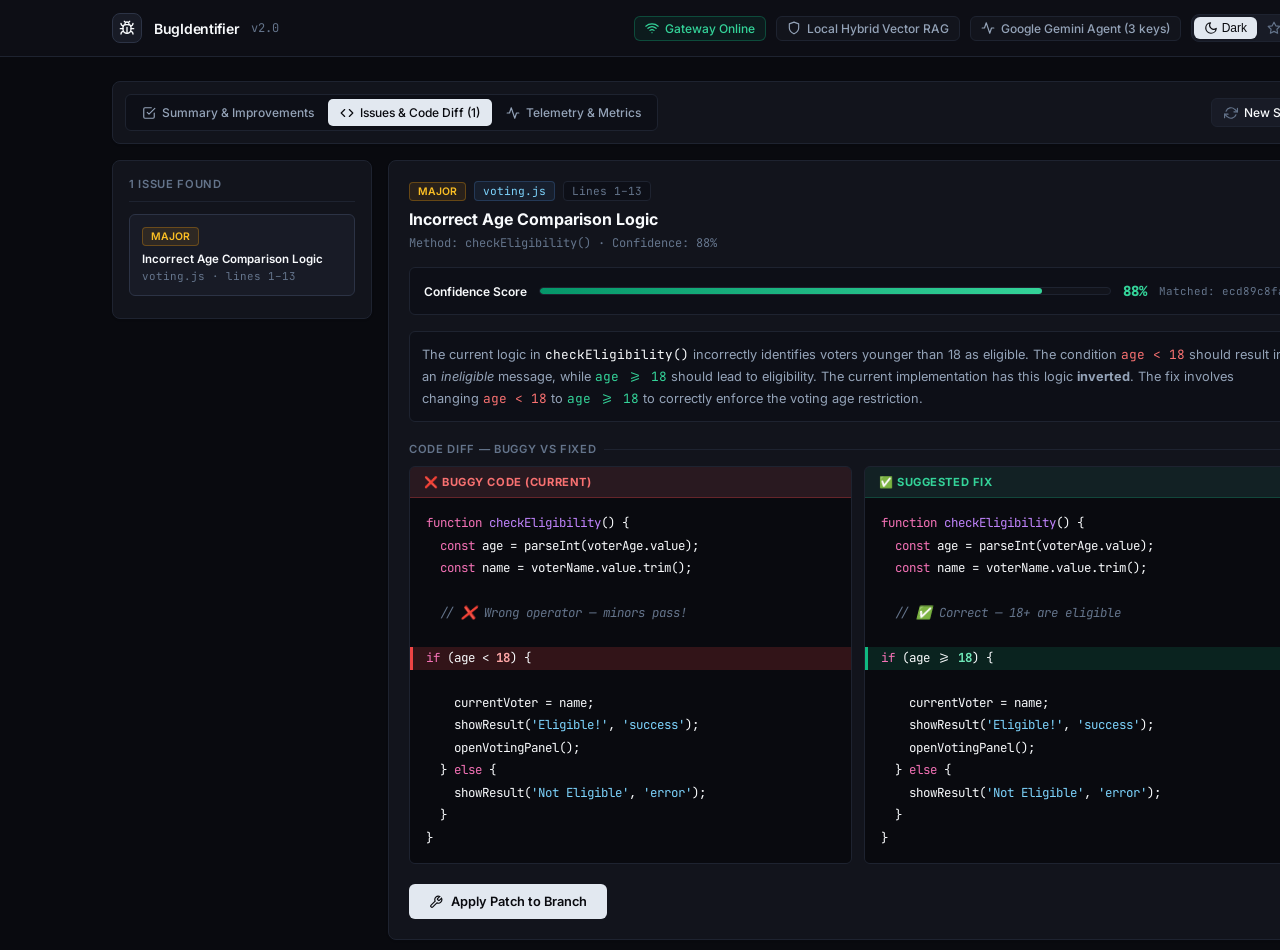
<file: screenshots/tab2_loader.html>
<!DOCTYPE html><html><head><meta charset="UTF-8"/>
<script>
window.onload = function() {
  // Load the main page in an iframe and click the issues tab
  var f = document.createElement('iframe');
  f.src = 'results_page.html';
  f.style = 'width:1440px;height:950px;border:none;position:absolute;top:0;left:0';
  document.body.appendChild(f);
  f.onload = function() {
    try {
      var tabs = f.contentDocument.querySelectorAll('.tab-btn');
      if (tabs[1]) tabs[1].click();
    } catch(e){}
  };
};
</script>
<style>*{margin:0;padding:0;}html,body{width:1440px;height:950px;overflow:hidden;}</style>
</head><body></body></html>
</file>
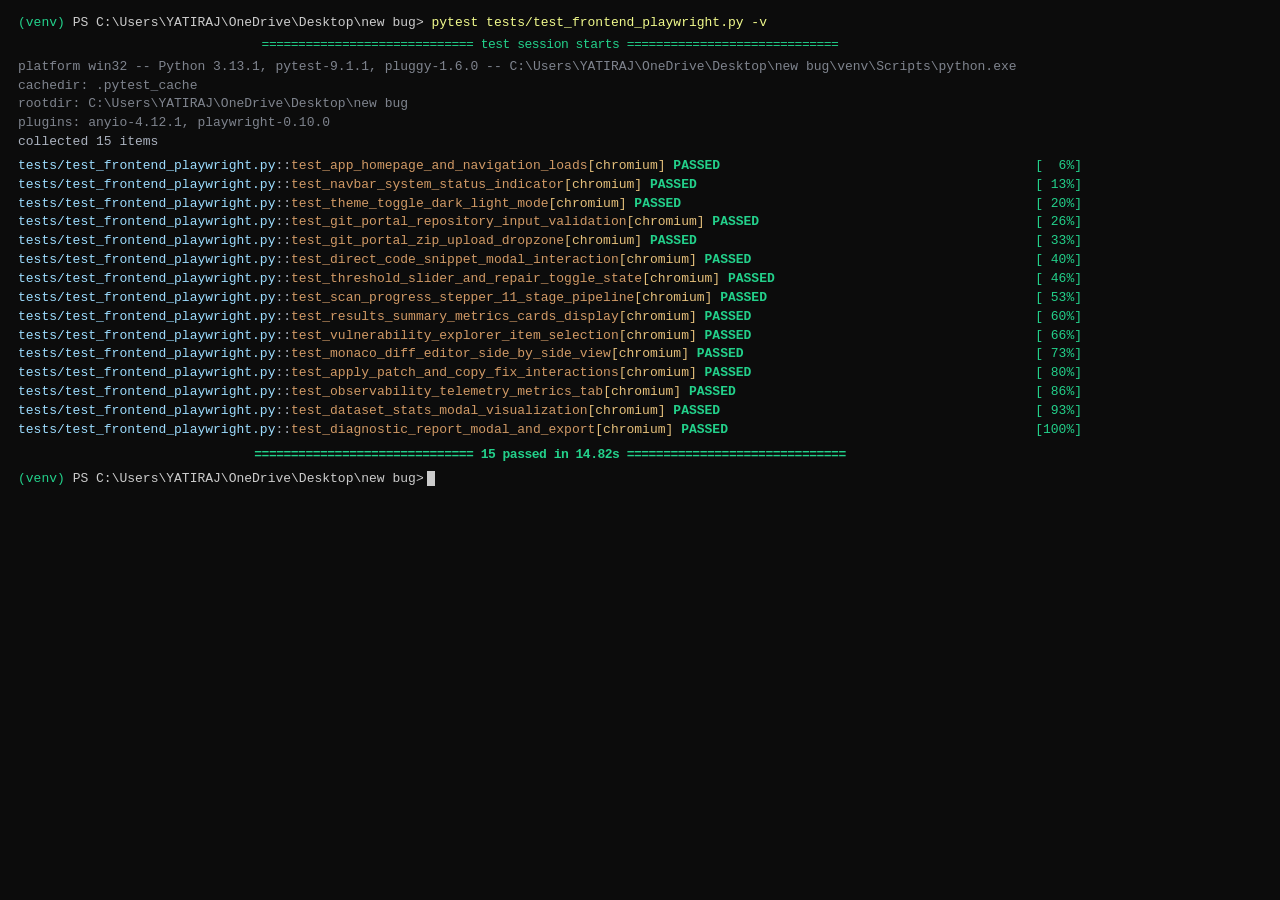
<file: screenshots/terminal_screenshot.html>
<!DOCTYPE html>
<html lang="en">
<head>
<meta charset="UTF-8">
<style>
  * {
    box-sizing: border-box;
    margin: 0;
    padding: 0;
  }
  body {
    background-color: #0c0c0c;
    font-family: 'Cascadia Code', 'Consolas', 'Courier New', monospace;
    font-size: 13px;
    line-height: 1.45;
    color: #cccccc;
    padding: 14px 18px;
    display: inline-block;
    width: 1100px;
    -webkit-font-smoothing: antialiased;
  }
  .prompt-row {
    margin-bottom: 2px;
  }
  .venv-pill {
    color: #23d18b;
  }
  .prompt-text {
    color: #cccccc;
  }
  .cmd-text {
    color: #f1fa8c;
  }
  .session-sep {
    color: #23d18b;
    margin: 3px 0;
    text-align: center;
    letter-spacing: -0.5px;
  }
  .info-meta {
    color: #7f848e;
  }
  .test-row {
    display: flex;
    justify-content: space-between;
    white-space: pre;
    color: #abb2bf;
  }
  .test-path {
    color: #9cdcfe;
  }
  .test-name {
    color: #d19a66;
  }
  .param-badge {
    color: #e5c07b;
  }
  .passed-badge {
    color: #23d18b;
    font-weight: 600;
  }
  .pct-badge {
    color: #23d18b;
  }
  .summary-bar {
    color: #23d18b;
    font-weight: 600;
    text-align: center;
    margin: 6px 0;
    letter-spacing: -0.5px;
  }
  .cursor-rect {
    display: inline-block;
    width: 8px;
    height: 15px;
    background-color: #cccccc;
    vertical-align: middle;
    margin-left: 3px;
  }
</style>
</head>
<body>
  <div class="prompt-row">
    <span class="venv-pill">(venv)</span> <span class="prompt-text">PS C:\Users\YATIRAJ\OneDrive\Desktop\new bug&gt;</span> <span class="cmd-text">pytest tests/test_frontend_playwright.py -v</span>
  </div>

  <div class="session-sep">============================= test session starts =============================</div>

  <div class="info-meta">platform win32 -- Python 3.13.1, pytest-9.1.1, pluggy-1.6.0 -- C:\Users\YATIRAJ\OneDrive\Desktop\new bug\venv\Scripts\python.exe</div>
  <div class="info-meta">cachedir: .pytest_cache</div>
  <div class="info-meta">rootdir: C:\Users\YATIRAJ\OneDrive\Desktop\new bug</div>
  <div class="info-meta">plugins: anyio-4.12.1, playwright-0.10.0</div>
  <div style="color: #abb2bf; margin-bottom: 5px;">collected 15 items</div>

  <div class="test-row">
    <span><span class="test-path">tests/test_frontend_playwright.py</span>::<span class="test-name">test_app_homepage_and_navigation_loads</span><span class="param-badge">[chromium]</span> <span class="passed-badge">PASSED</span></span>
    <span class="pct-badge">[  6%]</span>
  </div>
  <div class="test-row">
    <span><span class="test-path">tests/test_frontend_playwright.py</span>::<span class="test-name">test_navbar_system_status_indicator</span><span class="param-badge">[chromium]</span> <span class="passed-badge">PASSED</span></span>
    <span class="pct-badge">[ 13%]</span>
  </div>
  <div class="test-row">
    <span><span class="test-path">tests/test_frontend_playwright.py</span>::<span class="test-name">test_theme_toggle_dark_light_mode</span><span class="param-badge">[chromium]</span> <span class="passed-badge">PASSED</span></span>
    <span class="pct-badge">[ 20%]</span>
  </div>
  <div class="test-row">
    <span><span class="test-path">tests/test_frontend_playwright.py</span>::<span class="test-name">test_git_portal_repository_input_validation</span><span class="param-badge">[chromium]</span> <span class="passed-badge">PASSED</span></span>
    <span class="pct-badge">[ 26%]</span>
  </div>
  <div class="test-row">
    <span><span class="test-path">tests/test_frontend_playwright.py</span>::<span class="test-name">test_git_portal_zip_upload_dropzone</span><span class="param-badge">[chromium]</span> <span class="passed-badge">PASSED</span></span>
    <span class="pct-badge">[ 33%]</span>
  </div>
  <div class="test-row">
    <span><span class="test-path">tests/test_frontend_playwright.py</span>::<span class="test-name">test_direct_code_snippet_modal_interaction</span><span class="param-badge">[chromium]</span> <span class="passed-badge">PASSED</span></span>
    <span class="pct-badge">[ 40%]</span>
  </div>
  <div class="test-row">
    <span><span class="test-path">tests/test_frontend_playwright.py</span>::<span class="test-name">test_threshold_slider_and_repair_toggle_state</span><span class="param-badge">[chromium]</span> <span class="passed-badge">PASSED</span></span>
    <span class="pct-badge">[ 46%]</span>
  </div>
  <div class="test-row">
    <span><span class="test-path">tests/test_frontend_playwright.py</span>::<span class="test-name">test_scan_progress_stepper_11_stage_pipeline</span><span class="param-badge">[chromium]</span> <span class="passed-badge">PASSED</span></span>
    <span class="pct-badge">[ 53%]</span>
  </div>
  <div class="test-row">
    <span><span class="test-path">tests/test_frontend_playwright.py</span>::<span class="test-name">test_results_summary_metrics_cards_display</span><span class="param-badge">[chromium]</span> <span class="passed-badge">PASSED</span></span>
    <span class="pct-badge">[ 60%]</span>
  </div>
  <div class="test-row">
    <span><span class="test-path">tests/test_frontend_playwright.py</span>::<span class="test-name">test_vulnerability_explorer_item_selection</span><span class="param-badge">[chromium]</span> <span class="passed-badge">PASSED</span></span>
    <span class="pct-badge">[ 66%]</span>
  </div>
  <div class="test-row">
    <span><span class="test-path">tests/test_frontend_playwright.py</span>::<span class="test-name">test_monaco_diff_editor_side_by_side_view</span><span class="param-badge">[chromium]</span> <span class="passed-badge">PASSED</span></span>
    <span class="pct-badge">[ 73%]</span>
  </div>
  <div class="test-row">
    <span><span class="test-path">tests/test_frontend_playwright.py</span>::<span class="test-name">test_apply_patch_and_copy_fix_interactions</span><span class="param-badge">[chromium]</span> <span class="passed-badge">PASSED</span></span>
    <span class="pct-badge">[ 80%]</span>
  </div>
  <div class="test-row">
    <span><span class="test-path">tests/test_frontend_playwright.py</span>::<span class="test-name">test_observability_telemetry_metrics_tab</span><span class="param-badge">[chromium]</span> <span class="passed-badge">PASSED</span></span>
    <span class="pct-badge">[ 86%]</span>
  </div>
  <div class="test-row">
    <span><span class="test-path">tests/test_frontend_playwright.py</span>::<span class="test-name">test_dataset_stats_modal_visualization</span><span class="param-badge">[chromium]</span> <span class="passed-badge">PASSED</span></span>
    <span class="pct-badge">[ 93%]</span>
  </div>
  <div class="test-row">
    <span><span class="test-path">tests/test_frontend_playwright.py</span>::<span class="test-name">test_diagnostic_report_modal_and_export</span><span class="param-badge">[chromium]</span> <span class="passed-badge">PASSED</span></span>
    <span class="pct-badge">[100%]</span>
  </div>

  <div class="summary-bar">============================== 15 passed in 14.82s ==============================</div>

  <div class="prompt-row">
    <span class="venv-pill">(venv)</span> <span class="prompt-text">PS C:\Users\YATIRAJ\OneDrive\Desktop\new bug&gt;</span><span class="cursor-rect"></span>
  </div>
</body>
</html>
</file>
<file: sample_voting_app/style.css>
/* =============================================
   VOTING SYSTEM - PREMIUM DARK THEME
   ============================================= */

@import url('https://fonts.googleapis.com/css2?family=Inter:wght@300;400;500;600;700&display=swap');

:root {
  --bg-dark:       #0d1117;
  --bg-card:       #161b22;
  --bg-card2:      #21262d;
  --accent-blue:   #58a6ff;
  --accent-green:  #3fb950;
  --accent-red:    #f85149;
  --accent-orange: #e3b341;
  --text-primary:  #e6edf3;
  --text-muted:    #8b949e;
  --border:        #30363d;
  --bug-glow:      rgba(248, 81, 73, 0.15);
  --fix-glow:      rgba(63, 185, 80, 0.15);
}

* { margin: 0; padding: 0; box-sizing: border-box; }

body {
  font-family: 'Inter', sans-serif;
  background: var(--bg-dark);
  color: var(--text-primary);
  min-height: 100vh;
}

/* ---- HEADER ---- */
.header {
  display: flex;
  justify-content: space-between;
  align-items: center;
  padding: 16px 40px;
  background: rgba(22,27,34,0.95);
  backdrop-filter: blur(10px);
  border-bottom: 1px solid var(--border);
  position: sticky; top: 0; z-index: 100;
}
.logo {
  font-size: 1.3rem;
  font-weight: 700;
  color: var(--accent-blue);
  letter-spacing: 1px;
}
.nav-tag {
  background: linear-gradient(135deg, #1f6feb, #388bfd);
  color: #fff;
  padding: 4px 14px;
  border-radius: 20px;
  font-size: 0.8rem;
  font-weight: 600;
}

/* ---- HERO ---- */
.hero {
  text-align: center;
  padding: 60px 20px 40px;
  background: radial-gradient(ellipse at center top, rgba(88,166,255,0.12) 0%, transparent 60%);
}
.hero h1 {
  font-size: 2.8rem;
  font-weight: 700;
  background: linear-gradient(135deg, #58a6ff, #79c0ff, #a5d6ff);
  -webkit-background-clip: text;
  -webkit-text-fill-color: transparent;
  background-clip: text;
  margin-bottom: 12px;
}
.hero p {
  color: var(--text-muted);
  font-size: 1.1rem;
}

/* ---- CONTAINER ---- */
.container {
  max-width: 900px;
  margin: 0 auto;
  padding: 20px 20px 60px;
  display: flex;
  flex-direction: column;
  gap: 28px;
}

/* ---- CARDS ---- */
.card {
  background: var(--bg-card);
  border: 1px solid var(--border);
  border-radius: 16px;
  padding: 32px;
  transition: transform 0.2s ease, box-shadow 0.2s ease;
}
.card:hover {
  transform: translateY(-2px);
  box-shadow: 0 8px 32px rgba(0,0,0,0.4);
}
.card h2 {
  font-size: 1.4rem;
  font-weight: 600;
  margin-bottom: 6px;
}
.subtitle {
  color: var(--text-muted);
  font-size: 0.9rem;
  margin-bottom: 24px;
}

/* ---- FORM ---- */
.form-group {
  margin-bottom: 16px;
}
.form-group label {
  display: block;
  font-size: 0.85rem;
  font-weight: 500;
  color: var(--text-muted);
  margin-bottom: 6px;
  text-transform: uppercase;
  letter-spacing: 0.5px;
}
.form-group input {
  width: 100%;
  padding: 12px 16px;
  background: var(--bg-card2);
  border: 1px solid var(--border);
  border-radius: 8px;
  color: var(--text-primary);
  font-size: 0.95rem;
  font-family: 'Inter', sans-serif;
  outline: none;
  transition: border-color 0.2s;
}
.form-group input:focus {
  border-color: var(--accent-blue);
  box-shadow: 0 0 0 3px rgba(88,166,255,0.15);
}

/* ---- BUTTONS ---- */
.btn {
  display: inline-block;
  padding: 12px 28px;
  border-radius: 8px;
  font-size: 0.95rem;
  font-weight: 600;
  cursor: pointer;
  border: none;
  transition: all 0.2s ease;
  font-family: 'Inter', sans-serif;
  margin-top: 8px;
}
.btn-primary {
  background: linear-gradient(135deg, #1f6feb, #388bfd);
  color: #fff;
}
.btn-primary:hover {
  background: linear-gradient(135deg, #388bfd, #58a6ff);
  transform: translateY(-1px);
  box-shadow: 0 4px 16px rgba(88,166,255,0.35);
}
.btn-success {
  background: linear-gradient(135deg, #238636, #2ea043);
  color: #fff;
  margin-top: 20px;
}
.btn-success:hover {
  background: linear-gradient(135deg, #2ea043, #3fb950);
  transform: translateY(-1px);
  box-shadow: 0 4px 16px rgba(63,185,80,0.35);
}
.btn-outline {
  background: transparent;
  border: 1px solid var(--border);
  color: var(--text-primary);
  margin-top: 20px;
}
.btn-outline:hover {
  border-color: var(--accent-blue);
  color: var(--accent-blue);
}

/* ---- RESULT BOX ---- */
.result-box {
  margin-top: 20px;
  padding: 16px 20px;
  border-radius: 10px;
  font-weight: 600;
  font-size: 1rem;
  animation: fadeIn 0.4s ease;
}
.result-eligible {
  background: rgba(63,185,80,0.1);
  border: 1px solid rgba(63,185,80,0.4);
  color: var(--accent-green);
}
.result-ineligible {
  background: rgba(248,81,73,0.1);
  border: 1px solid rgba(248,81,73,0.4);
  color: var(--accent-red);
}

/* ---- CANDIDATES ---- */
.candidates-grid {
  display: grid;
  grid-template-columns: repeat(3, 1fr);
  gap: 16px;
  margin-bottom: 20px;
}
.candidate-card {
  background: var(--bg-card2);
  border: 2px solid var(--border);
  border-radius: 12px;
  padding: 24px 16px;
  text-align: center;
  cursor: pointer;
  transition: all 0.2s ease;
}
.candidate-card:hover {
  border-color: var(--accent-blue);
  background: rgba(88,166,255,0.05);
  transform: translateY(-3px);
}
.candidate-card.selected {
  border-color: var(--accent-green);
  background: rgba(63,185,80,0.08);
  box-shadow: 0 0 20px rgba(63,185,80,0.2);
}
.candidate-avatar { font-size: 2.5rem; margin-bottom: 10px; }
.candidate-name { font-weight: 600; font-size: 1rem; margin-bottom: 6px; }
.party-tag {
  display: inline-block;
  background: rgba(88,166,255,0.1);
  color: var(--accent-blue);
  border: 1px solid rgba(88,166,255,0.3);
  padding: 2px 10px;
  border-radius: 20px;
  font-size: 0.75rem;
  font-weight: 500;
}

.selected-info {
  background: rgba(63,185,80,0.1);
  border: 1px solid rgba(63,185,80,0.3);
  border-radius: 8px;
  padding: 12px 16px;
  color: var(--accent-green);
  font-weight: 500;
}

/* ---- RESULTS ---- */
.result-bar-wrap {
  margin-bottom: 16px;
}
.result-bar-label {
  display: flex;
  justify-content: space-between;
  font-size: 0.9rem;
  margin-bottom: 6px;
}
.result-bar-bg {
  background: var(--bg-card2);
  border-radius: 6px;
  height: 12px;
  overflow: hidden;
}
.result-bar-fill {
  height: 100%;
  background: linear-gradient(90deg, #1f6feb, #58a6ff);
  border-radius: 6px;
  transition: width 0.8s ease;
}

/* ---- BUG PANEL ---- */
.bug-panel {
  border-color: rgba(248,81,73,0.4);
  background: linear-gradient(135deg, #161b22, #1a1218);
}
.bug-panel h2 { color: var(--accent-red); }

.code-block {
  background: #0d1117;
  border: 1px solid var(--border);
  border-radius: 10px;
  padding: 20px 24px;
  margin-bottom: 16px;
  position: relative;
}
.code-block.fixed {
  border-color: rgba(63,185,80,0.4);
  background: rgba(63,185,80,0.03);
}
.code-label {
  font-size: 0.78rem;
  font-weight: 600;
  text-transform: uppercase;
  letter-spacing: 0.5px;
  margin-bottom: 12px;
  color: var(--text-muted);
}
.code-block:not(.fixed) .code-label { color: var(--accent-red); }
.code-block.fixed .code-label { color: var(--accent-green); }

pre {
  font-family: 'Courier New', monospace;
  font-size: 0.88rem;
  line-height: 1.7;
  white-space: pre;
  overflow-x: auto;
}
.code-keyword { color: #ff7b72; }
.code-fn      { color: #d2a8ff; }
.code-comment { color: #8b949e; font-style: italic; }
.code-string  { color: #a5d6ff; }
.code-bug     { color: #f85149; font-weight: 700; background: rgba(248,81,73,0.2); padding: 0 4px; border-radius: 3px; }
.code-fix     { color: #3fb950; font-weight: 700; background: rgba(63,185,80,0.2); padding: 0 4px; border-radius: 3px; }

/* ---- BUG TABLE ---- */
.bug-table { overflow-x: auto; margin-top: 24px; }
table {
  width: 100%;
  border-collapse: collapse;
  font-size: 0.88rem;
}
th {
  background: var(--bg-card2);
  padding: 10px 16px;
  text-align: left;
  font-weight: 600;
  color: var(--text-muted);
  text-transform: uppercase;
  letter-spacing: 0.5px;
  border-bottom: 1px solid var(--border);
}
td {
  padding: 12px 16px;
  border-bottom: 1px solid rgba(48,54,61,0.5);
}
.wrong { color: var(--accent-orange); }
.pass  { color: var(--accent-green); font-weight: 700; }
.fail  { color: var(--accent-red); font-weight: 700; }

/* ---- FOOTER ---- */
.footer {
  text-align: center;
  padding: 24px;
  color: var(--text-muted);
  font-size: 0.85rem;
  border-top: 1px solid var(--border);
}

/* ---- UTILITIES ---- */
.hidden { display: none !important; }

@keyframes fadeIn {
  from { opacity: 0; transform: translateY(8px); }
  to   { opacity: 1; transform: translateY(0); }
}
</file>
